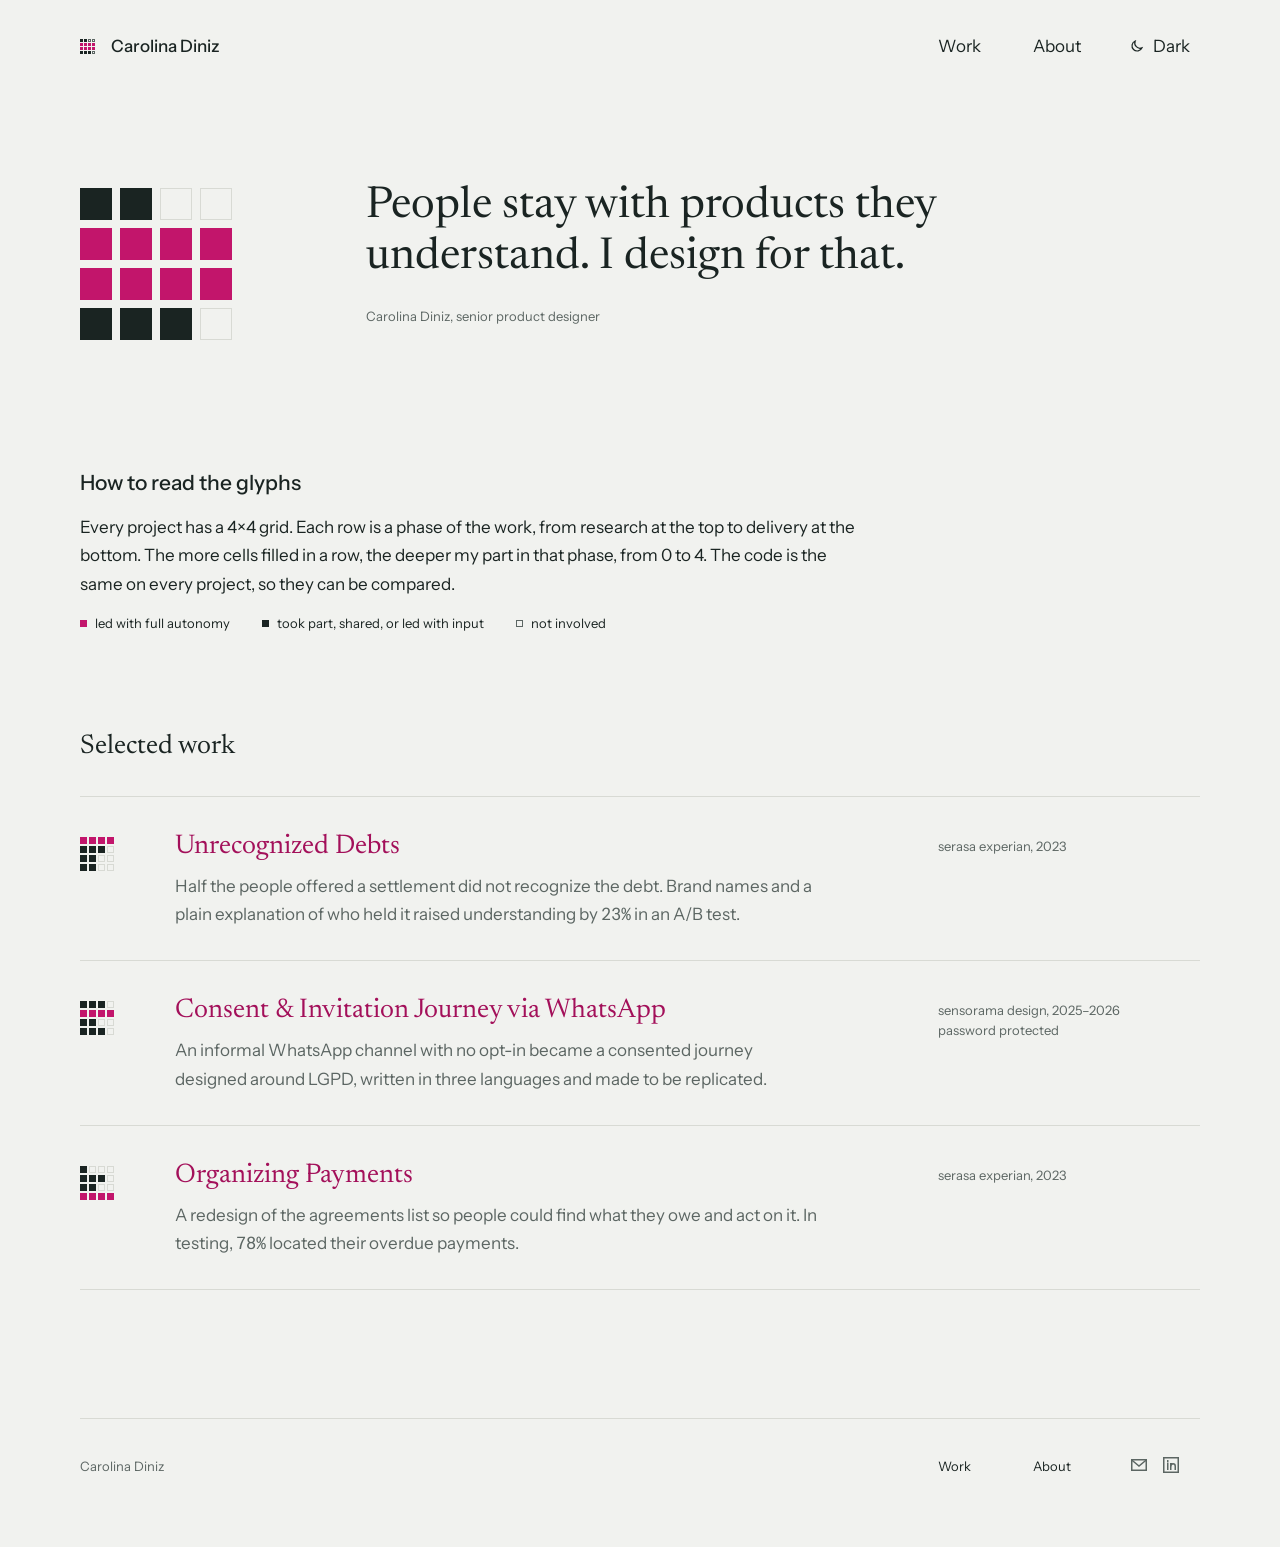
<file: index.html>
<!doctype html>
<html lang="en">
<head>
<meta charset="utf-8">
<meta name="viewport" content="width=device-width, initial-scale=1, viewport-fit=cover">
<title>Carolina Diniz</title>
<meta name="description" content="Carolina Diniz, senior product designer making complex products clear to the people who use them. People stay with products they understand.">
<!-- link preview -->
<link rel="canonical" href="https://carolinaesdiniz.com/">
<meta property="og:type" content="website">
<meta property="og:site_name" content="Carolina Diniz">
<meta property="og:title" content="Carolina Diniz, senior product designer">
<meta property="og:description" content="People stay with products they understand. Senior product designer making complex products clear to the people who use them.">
<meta property="og:url" content="https://carolinaesdiniz.com/">
<meta property="og:image" content="https://carolinaesdiniz.com/img/og/home.png?v=3">
<meta property="og:image:width" content="1200">
<meta property="og:image:height" content="630">
<meta property="og:image:alt" content="Carolina Diniz’s personal glyph next to the line “People stay with products they understand. I design for that.”">
<meta name="twitter:card" content="summary_large_image">
<!-- /link preview -->
<link rel="icon" href="favicon.svg" type="image/svg+xml">
<script src="js/theme.js?v=20260927"></script>
<link rel="preconnect" href="https://fonts.googleapis.com">
<link rel="preconnect" href="https://fonts.gstatic.com" crossorigin>
<link rel="stylesheet" href="https://fonts.googleapis.com/css2?family=Instrument+Sans:wght@400;500&family=Newsreader:opsz,wght@6..72,400&display=swap">
<link rel="stylesheet" href="css/tokens.css?v=20260927">
<link rel="stylesheet" href="css/base.css?v=20260927">
<link rel="stylesheet" href="css/glyph.css?v=20260927">
<link rel="stylesheet" href="css/site.css?v=20260927">
</head>
<body>

<header class="frame grid site-header">
  <a class="home-link" href="index.html" aria-label="Carolina Diniz, home">
    <span data-glyph="carol" data-size="xs" aria-hidden="true"></span>
    <span>Carolina Diniz</span>
  </a>
  <div class="header-end">
    <nav class="site-nav" aria-label="Main">
      <a href="#work">Work</a>
      <a href="about.html">About</a>
    </nav>
    <button class="icon-btn theme-toggle" type="button" aria-label="Switch theme">
      <svg class="i-moon" viewBox="0 0 20 20" aria-hidden="true" focusable="false"><path d="M16.25 12.25A6.5 6.5 0 0 1 7.75 3.75a6.5 6.5 0 1 0 8.5 8.5Z"/></svg>
      <svg class="i-sun" viewBox="0 0 20 20" aria-hidden="true" focusable="false"><circle cx="10" cy="10" r="3.25"/><path d="M10 2.5v2M10 15.5v2M2.5 10h2M15.5 10h2M4.7 4.7l1.4 1.4M13.9 13.9l1.4 1.4M4.7 15.3l1.4-1.4M13.9 6.1l1.4-1.4"/></svg><span class="theme-label">Dark</span>
    </button>
  </div>
</header>

<main>

  <section class="frame grid hero" aria-labelledby="statement">
    <div class="glyph-slot">
      <span data-glyph="carol" data-size="hero"></span>
    </div>
    <div class="statement">
      <h1 class="t-hero" id="statement">People stay with products they understand. I&nbsp;design for that.</h1>
      <p class="t-meta">Carolina Diniz, senior product designer</p>
    </div>
  </section>

  <aside class="frame home-legend" aria-labelledby="legend-title">
    <h2 class="t-sub" id="legend-title">How to read the glyphs</h2>
    <p class="t-body">Every project has a 4×4 grid. Each row is a phase of the work, from research at the top to delivery at the bottom. The more cells filled in a row, the deeper my part in that phase, from 0 to 4. The code is the same on every project, so they can be compared.</p>
    <ul class="legend-keys">
      <li><svg width="7" height="7" viewBox="0 0 7 7" aria-hidden="true"><rect class="k-accent" width="7" height="7"/></svg>led with full autonomy</li>
      <li><svg width="7" height="7" viewBox="0 0 7 7" aria-hidden="true"><rect class="k-ink" width="7" height="7"/></svg>took part, shared, or led with input</li>
      <li><svg width="7" height="7" viewBox="0 0 7 7" aria-hidden="true"><rect class="k-empty" x=".5" y=".5" width="6" height="6"/></svg>not involved</li>
    </ul>
  </aside>

  <section class="frame work" id="work" aria-labelledby="work-title">
    <h2 class="t-section" id="work-title">Selected work</h2>

    <ul class="work-list">

      <li class="grid work-item">
        <div class="glyph-slot"><span data-glyph="unrecognized-debts" data-size="s"></span></div>
        <div class="summary">
          <h3 class="t-section title"><a href="work/unrecognized-debts.html">Unrecognized Debts</a></h3>
          <p class="t-body">Half the people offered a settlement did not recognize the debt. Brand names and a plain explanation of who held it raised understanding by <span class="t-num">23%</span> in an A/B test.</p>
        </div>
        <p class="t-meta meta">serasa experian, 2023</p>
      </li>

      <li class="grid work-item">
        <div class="glyph-slot"><span data-glyph="whatsapp-consent-journey" data-size="s"></span></div>
        <div class="summary">
          <h3 class="t-section title"><a href="work/whatsapp-consent-journey.html">Consent &amp; Invitation Journey via WhatsApp</a></h3>
          <p class="t-body">An informal WhatsApp channel with no opt-in became a consented journey designed around LGPD, written in three languages and made to be replicated.</p>
        </div>
        <p class="t-meta meta">sensorama design, 2025–2026<br>password protected</p>
      </li>

      <li class="grid work-item">
        <div class="glyph-slot"><span data-glyph="organizing-payments" data-size="s"></span></div>
        <div class="summary">
          <h3 class="t-section title"><a href="work/organizing-payments.html">Organizing Payments</a></h3>
          <p class="t-body">A redesign of the agreements list so people could find what they owe and act on it. In testing, <span class="t-num">78%</span> located their overdue payments.</p>
        </div>
        <p class="t-meta meta">serasa experian, 2023</p>
      </li>

    </ul>
  </section>

</main>

<footer class="frame">
  <div class="grid site-footer">
    <p class="t-meta">Carolina Diniz</p>
    <div class="footer-end">
      <nav aria-label="Footer">
        <a href="#work">Work</a>
        <a href="about.html">About</a>
      </nav>
      <ul class="contact" aria-label="Contact">
        <li><a class="icon-btn" href="mailto:carolinaesdiniz@gmail.com" aria-label="Email, carolinaesdiniz@gmail.com" title="carolinaesdiniz@gmail.com"><svg viewBox="0 0 20 20" aria-hidden="true" focusable="false"><rect x="2.75" y="4.75" width="14.5" height="10.5"/><path d="M3 5.25l7 5.75 7-5.75"/></svg></a></li>
        <li><a class="icon-btn" href="https://www.linkedin.com/in/carolinaesdiniz/" rel="me" aria-label="LinkedIn" title="LinkedIn"><svg viewBox="0 0 20 20" aria-hidden="true" focusable="false"><rect x="2.75" y="2.75" width="14.5" height="14.5"/><path d="M6.75 8.75v5.5M6.75 5.75v1M9.75 14.25v-5.5M9.75 11.25c0-1.5 1-2.5 2.25-2.5s2.25 1 2.25 2.5v3"/></svg></a></li>
      </ul>
    </div>
  </div>
</footer>

<script src="js/data.js?v=20260927"></script>
<script src="js/glyph.js?v=20260927"></script>
</body>
</html>
</file>
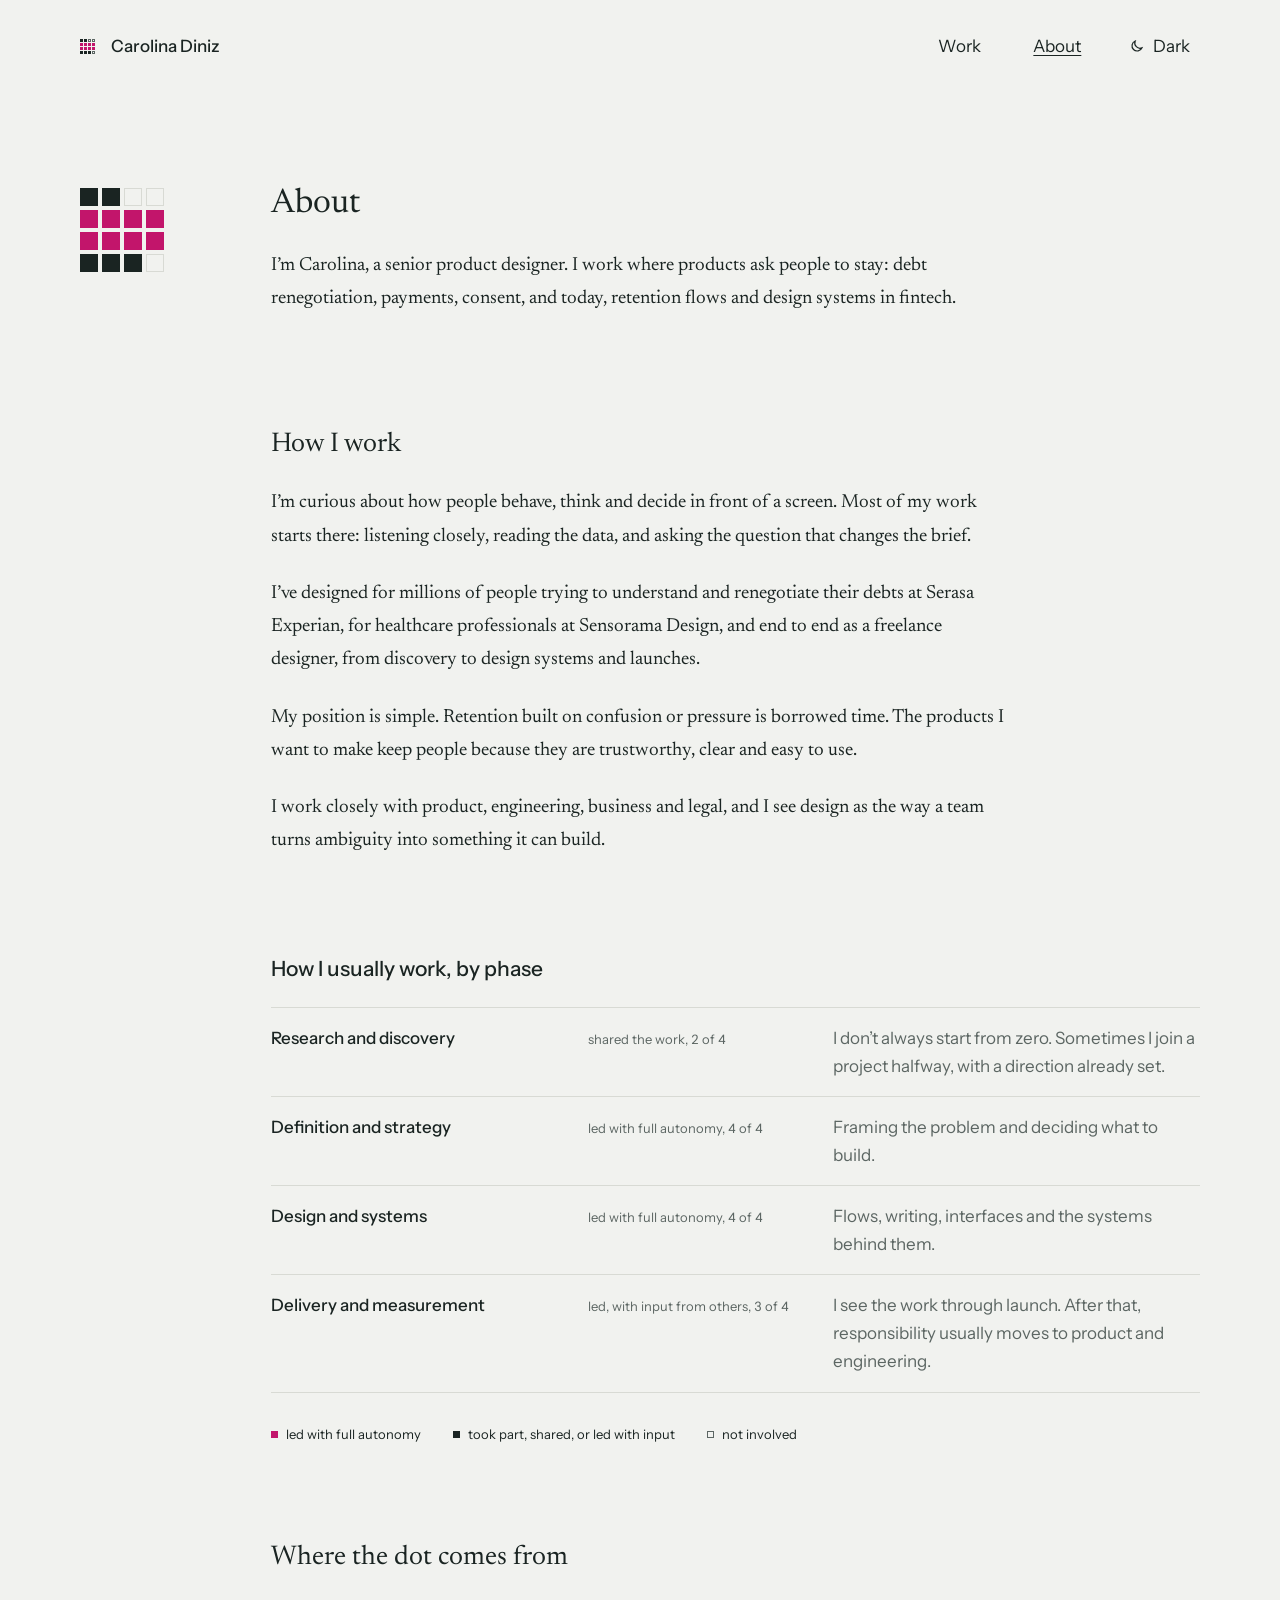
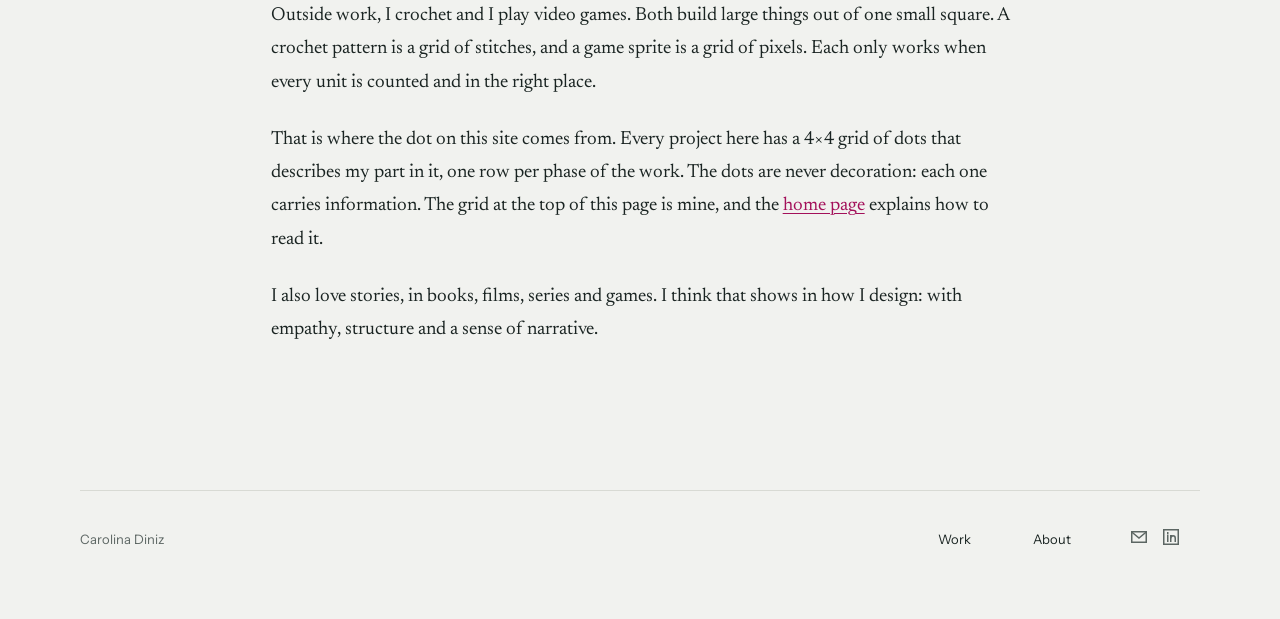
<file: about.html>
<!doctype html>
<html lang="en">
<head>
<meta charset="utf-8">
<meta name="viewport" content="width=device-width, initial-scale=1, viewport-fit=cover">
<title>About, Carolina Diniz</title>
<meta name="description" content="Carolina Diniz, senior product designer, and where the dot on this site comes from.">
<!-- link preview -->
<link rel="canonical" href="https://carolinaesdiniz.com/about.html">
<meta property="og:type" content="website">
<meta property="og:site_name" content="Carolina Diniz">
<meta property="og:title" content="About Carolina Diniz">
<meta property="og:description" content="Senior product designer, and where the dot on this site comes from.">
<meta property="og:url" content="https://carolinaesdiniz.com/about.html">
<meta property="og:image" content="https://carolinaesdiniz.com/img/og/home.png?v=3">
<meta property="og:image:width" content="1200">
<meta property="og:image:height" content="630">
<meta property="og:image:alt" content="Carolina Diniz’s personal glyph next to the line “People stay with products they understand. I design for that.”">
<meta name="twitter:card" content="summary_large_image">
<!-- /link preview -->
<link rel="icon" href="favicon.svg" type="image/svg+xml">
<script src="js/theme.js?v=20260927"></script>
<link rel="preconnect" href="https://fonts.googleapis.com">
<link rel="preconnect" href="https://fonts.gstatic.com" crossorigin>
<link rel="stylesheet" href="https://fonts.googleapis.com/css2?family=Instrument+Sans:wght@400;500&family=Newsreader:opsz,wght@6..72,400&display=swap">
<link rel="stylesheet" href="css/tokens.css?v=20260927">
<link rel="stylesheet" href="css/base.css?v=20260927">
<link rel="stylesheet" href="css/glyph.css?v=20260927">
<link rel="stylesheet" href="css/site.css?v=20260927">
<link rel="stylesheet" href="css/case.css?v=20260927">
</head>
<body>

<header class="frame grid site-header">
  <a class="home-link" href="index.html" aria-label="Carolina Diniz, home">
    <span data-glyph="carol" data-size="xs" aria-hidden="true"></span>
    <span>Carolina Diniz</span>
  </a>
  <div class="header-end">
    <nav class="site-nav" aria-label="Main">
      <a href="index.html#work">Work</a>
      <a href="about.html" aria-current="page">About</a>
    </nav>
    <button class="icon-btn theme-toggle" type="button" aria-label="Switch theme">
      <svg class="i-moon" viewBox="0 0 20 20" aria-hidden="true" focusable="false"><path d="M16.25 12.25A6.5 6.5 0 0 1 7.75 3.75a6.5 6.5 0 1 0 8.5 8.5Z"/></svg>
      <svg class="i-sun" viewBox="0 0 20 20" aria-hidden="true" focusable="false"><circle cx="10" cy="10" r="3.25"/><path d="M10 2.5v2M10 15.5v2M2.5 10h2M15.5 10h2M4.7 4.7l1.4 1.4M13.9 13.9l1.4 1.4M4.7 15.3l1.4-1.4M13.9 6.1l1.4-1.4"/></svg><span class="theme-label">Dark</span>
    </button>
  </div>
</header>

<main class="case">

  <header class="frame grid case-head">
    <div class="glyph-slot">
      <span data-glyph="carol" data-size="l"></span>
    </div>
    <div class="titles">
      <h1 class="t-case">About</h1>
      <p class="t-long">I’m Carolina, a senior product designer. I work where products ask people to stay: debt renegotiation, payments, consent, and today, retention flows and design systems in fintech.</p>
    </div>
  </header>

  <section class="frame grid case-section" aria-labelledby="work-title">
    <div class="case-col">
      <h2 class="t-section" id="work-title">How I work</h2>
      <p class="t-long">I’m curious about how people behave, think and decide in front of a screen. Most of my work starts there: listening closely, reading the data, and asking the question that changes the brief.</p>
      <p class="t-long">I’ve designed for millions of people trying to understand and renegotiate their debts at Serasa Experian, for healthcare professionals at Sensorama Design, and end to end as a freelance designer, from discovery to design systems and launches.</p>
      <p class="t-long">My position is simple. Retention built on confusion or pressure is borrowed time. The products I want to make keep people because they are trustworthy, clear and easy to use.</p>
      <p class="t-long">I work closely with product, engineering, business and legal, and I see design as the way a team turns ambiguity into something it can build.</p>
    </div>
  </section>

  <!-- The personal glyph, written out -->
  <section class="frame grid role" aria-labelledby="role-title">
    <div class="case-wide">
      <h2 class="t-sub" id="role-title">How I usually work, by phase</h2>
      <dl class="role-list">
        <div class="role-row">
          <dt>Research and discovery</dt>
          <dd class="level t-num">shared the work, 2 of 4</dd>
          <dd class="did">I don’t always start from zero. Sometimes I join a project halfway, with a direction already set.</dd>
        </div>
        <div class="role-row">
          <dt>Definition and strategy</dt>
          <dd class="level t-num">led with full autonomy, 4 of 4</dd>
          <dd class="did">Framing the problem and deciding what to build.</dd>
        </div>
        <div class="role-row">
          <dt>Design and systems</dt>
          <dd class="level t-num">led with full autonomy, 4 of 4</dd>
          <dd class="did">Flows, writing, interfaces and the systems behind them.</dd>
        </div>
        <div class="role-row">
          <dt>Delivery and measurement</dt>
          <dd class="level t-num">led, with input from others, 3 of 4</dd>
          <dd class="did">I see the work through launch. After that, responsibility usually moves to product and engineering.</dd>
        </div>
      </dl>
    </div>
  </section>

  <aside class="frame grid legend" aria-label="Glyph legend">
    <div class="case-wide">
      <ul class="legend-keys">
        <li><svg width="7" height="7" viewBox="0 0 7 7" aria-hidden="true"><rect class="k-accent" width="7" height="7"/></svg>led with full autonomy</li>
        <li><svg width="7" height="7" viewBox="0 0 7 7" aria-hidden="true"><rect class="k-ink" width="7" height="7"/></svg>took part, shared, or led with input</li>
        <li><svg width="7" height="7" viewBox="0 0 7 7" aria-hidden="true"><rect class="k-empty" x=".5" y=".5" width="6" height="6"/></svg>not involved</li>
      </ul>
    </div>
  </aside>

  <section class="frame grid case-section" aria-labelledby="dot-title">
    <div class="case-col">
      <h2 class="t-section" id="dot-title">Where the dot comes from</h2>
      <p class="t-long">Outside work, I crochet and I play video games. Both build large things out of one small square. A crochet pattern is a grid of stitches, and a game sprite is a grid of pixels. Each only works when every unit is counted and in the right place.</p>
      <p class="t-long">That is where the dot on this site comes from. Every project here has a 4×4 grid of dots that describes my part in it, one row per phase of the work. The dots are never decoration: each one carries information. The grid at the top of this page is mine, and the <a href="index.html#legend-title">home page</a> explains how to read it.</p>
      <p class="t-long">I also love stories, in books, films, series and games. I think that shows in how I design: with empathy, structure and a sense of narrative.</p>
    </div>
  </section>

</main>

<footer class="frame">
  <div class="grid site-footer">
    <p class="t-meta">Carolina Diniz</p>
    <div class="footer-end">
      <nav aria-label="Footer">
        <a href="index.html#work">Work</a>
        <a href="about.html">About</a>
      </nav>
      <ul class="contact" aria-label="Contact">
        <li><a class="icon-btn" href="mailto:carolinaesdiniz@gmail.com" aria-label="Email, carolinaesdiniz@gmail.com" title="carolinaesdiniz@gmail.com"><svg viewBox="0 0 20 20" aria-hidden="true" focusable="false"><rect x="2.75" y="4.75" width="14.5" height="10.5"/><path d="M3 5.25l7 5.75 7-5.75"/></svg></a></li>
        <li><a class="icon-btn" href="https://www.linkedin.com/in/carolinaesdiniz/" rel="me" aria-label="LinkedIn" title="LinkedIn"><svg viewBox="0 0 20 20" aria-hidden="true" focusable="false"><rect x="2.75" y="2.75" width="14.5" height="14.5"/><path d="M6.75 8.75v5.5M6.75 5.75v1M9.75 14.25v-5.5M9.75 11.25c0-1.5 1-2.5 2.25-2.5s2.25 1 2.25 2.5v3"/></svg></a></li>
      </ul>
    </div>
  </div>
</footer>

<script src="js/data.js?v=20260927"></script>
<script src="js/glyph.js?v=20260927"></script>
</body>
</html>
</file>
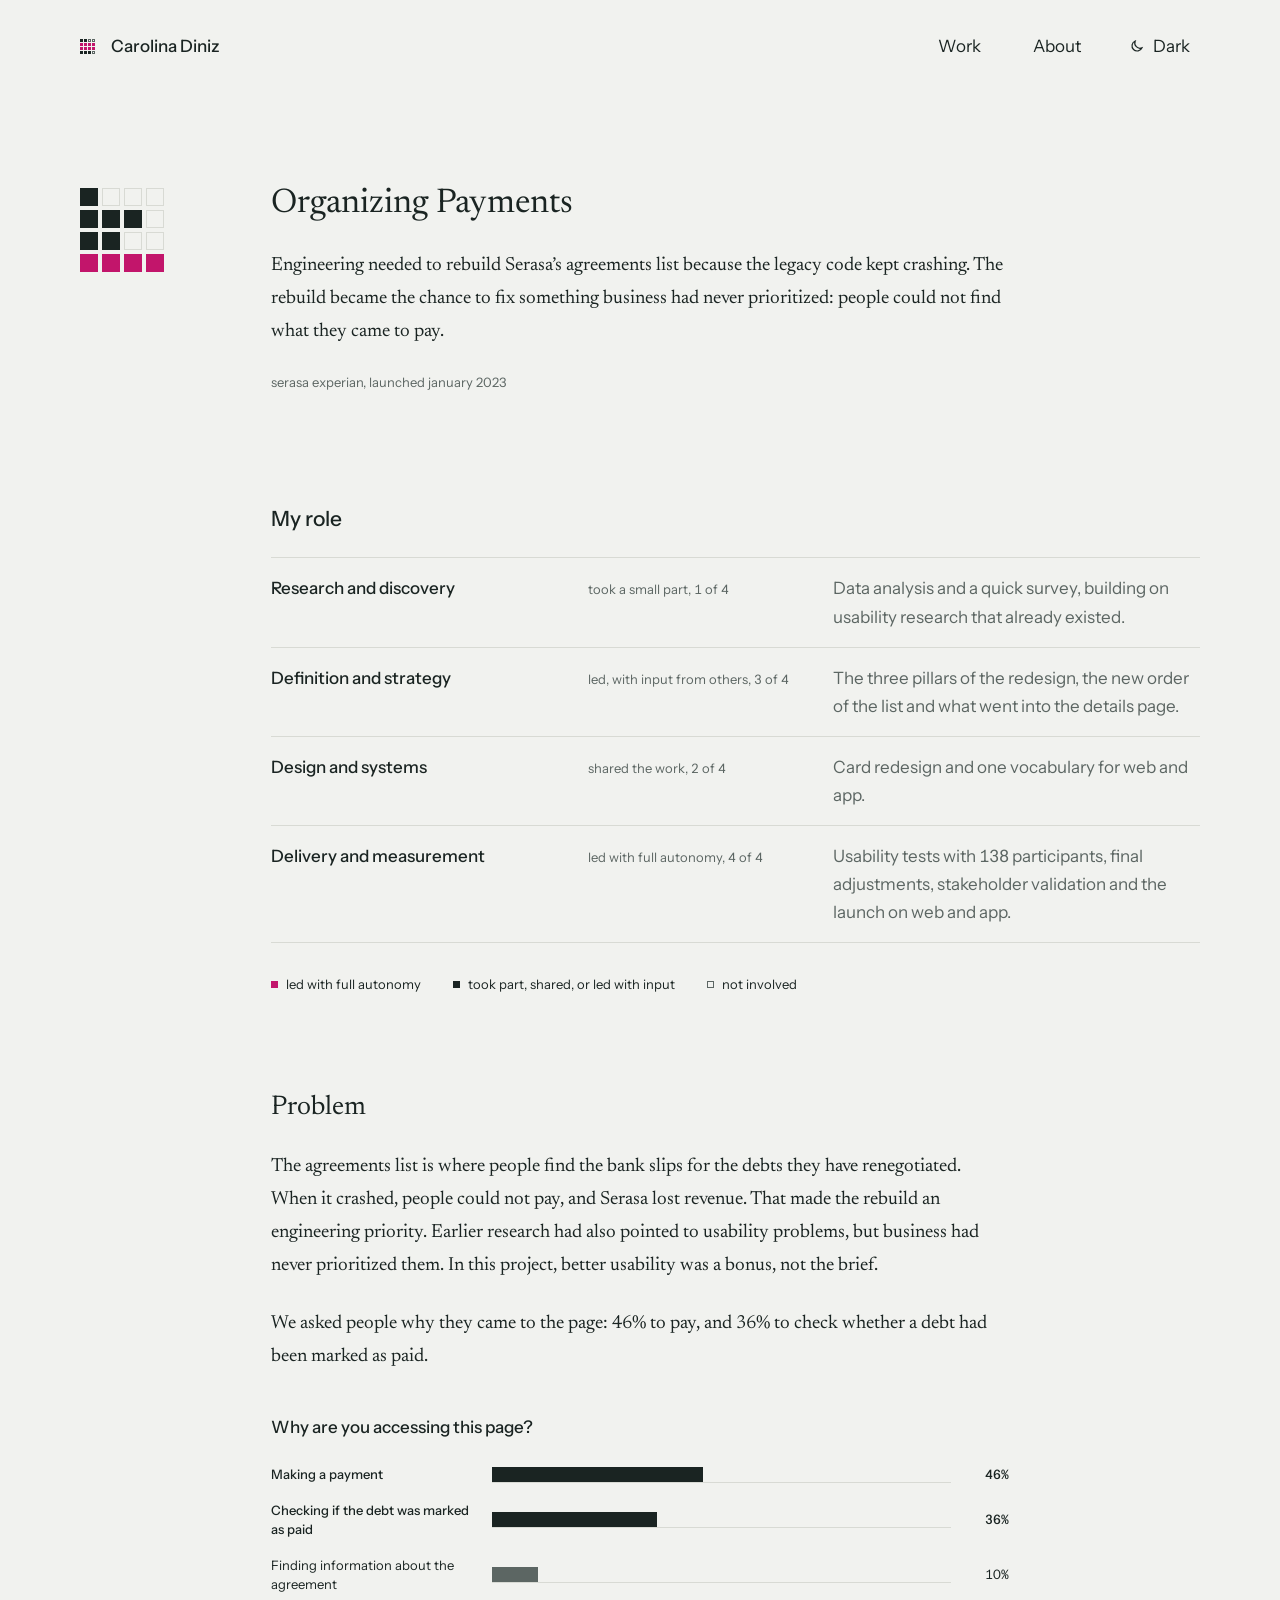
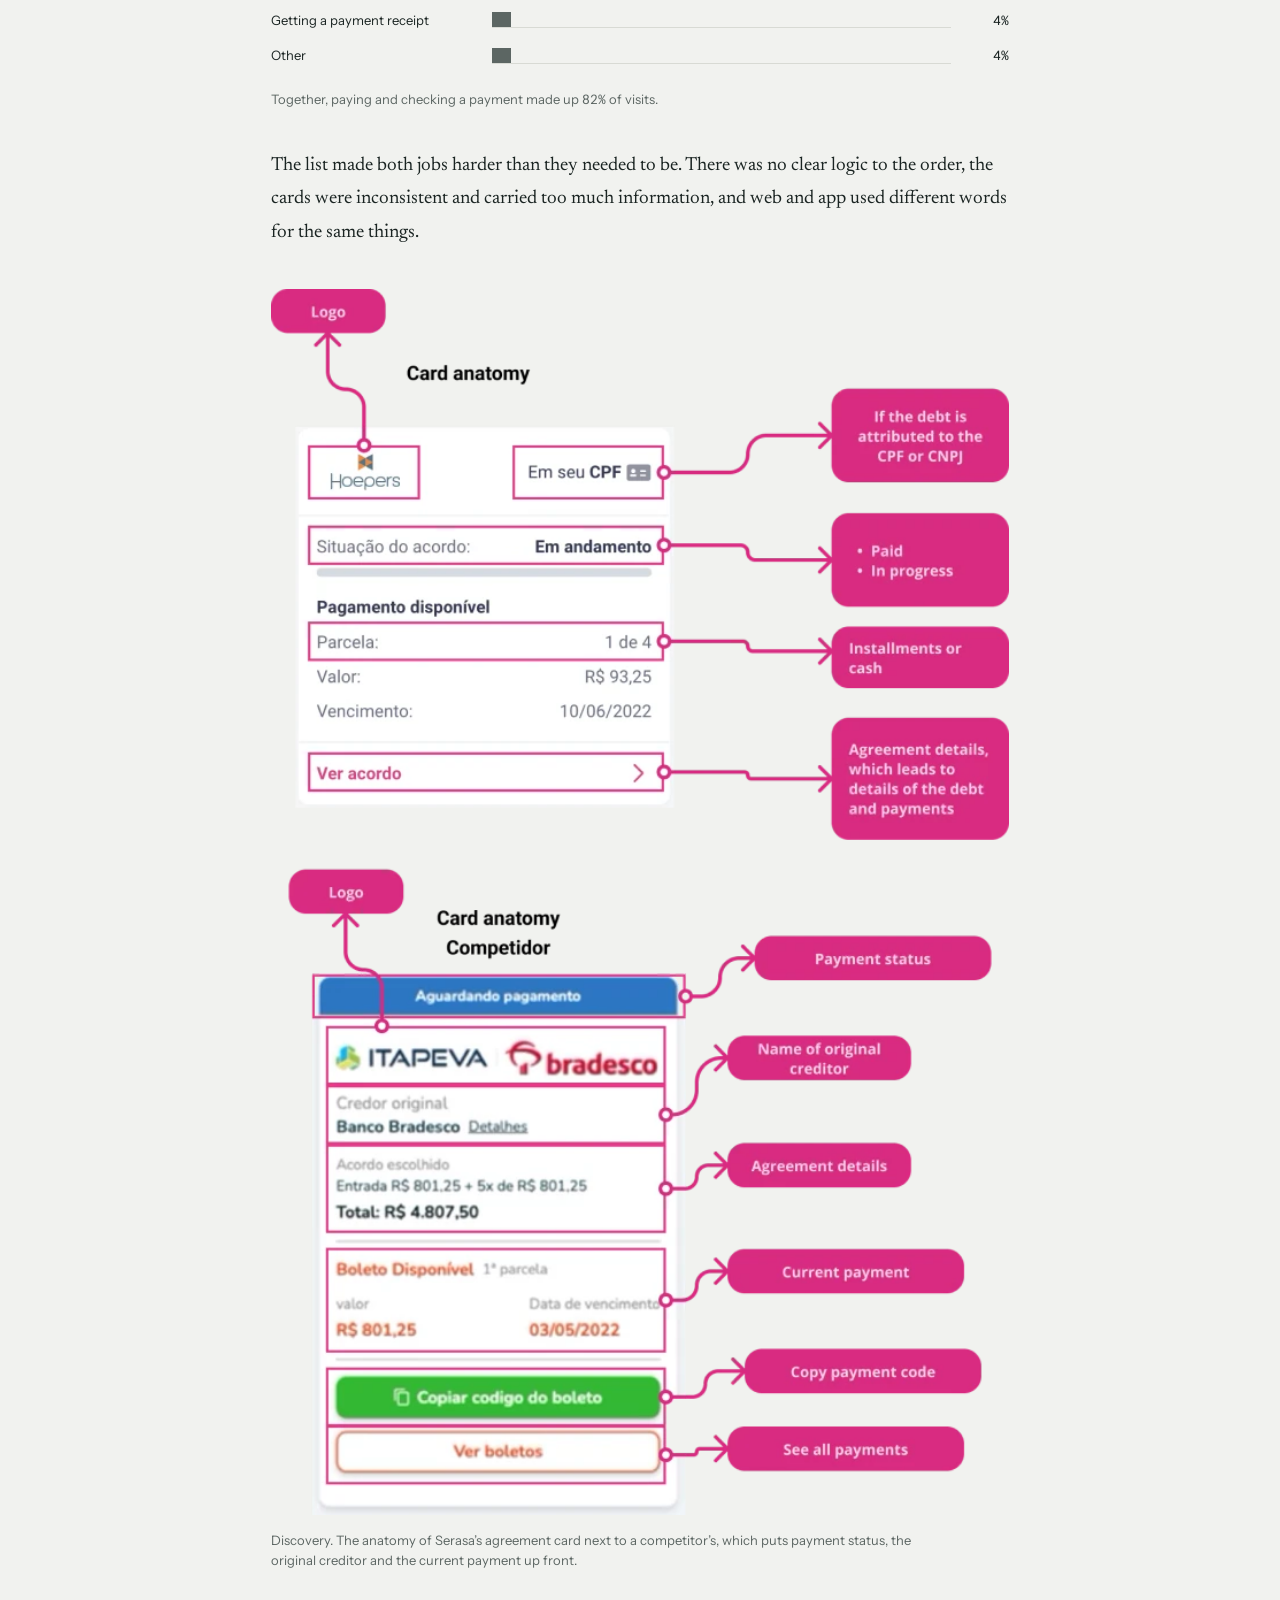
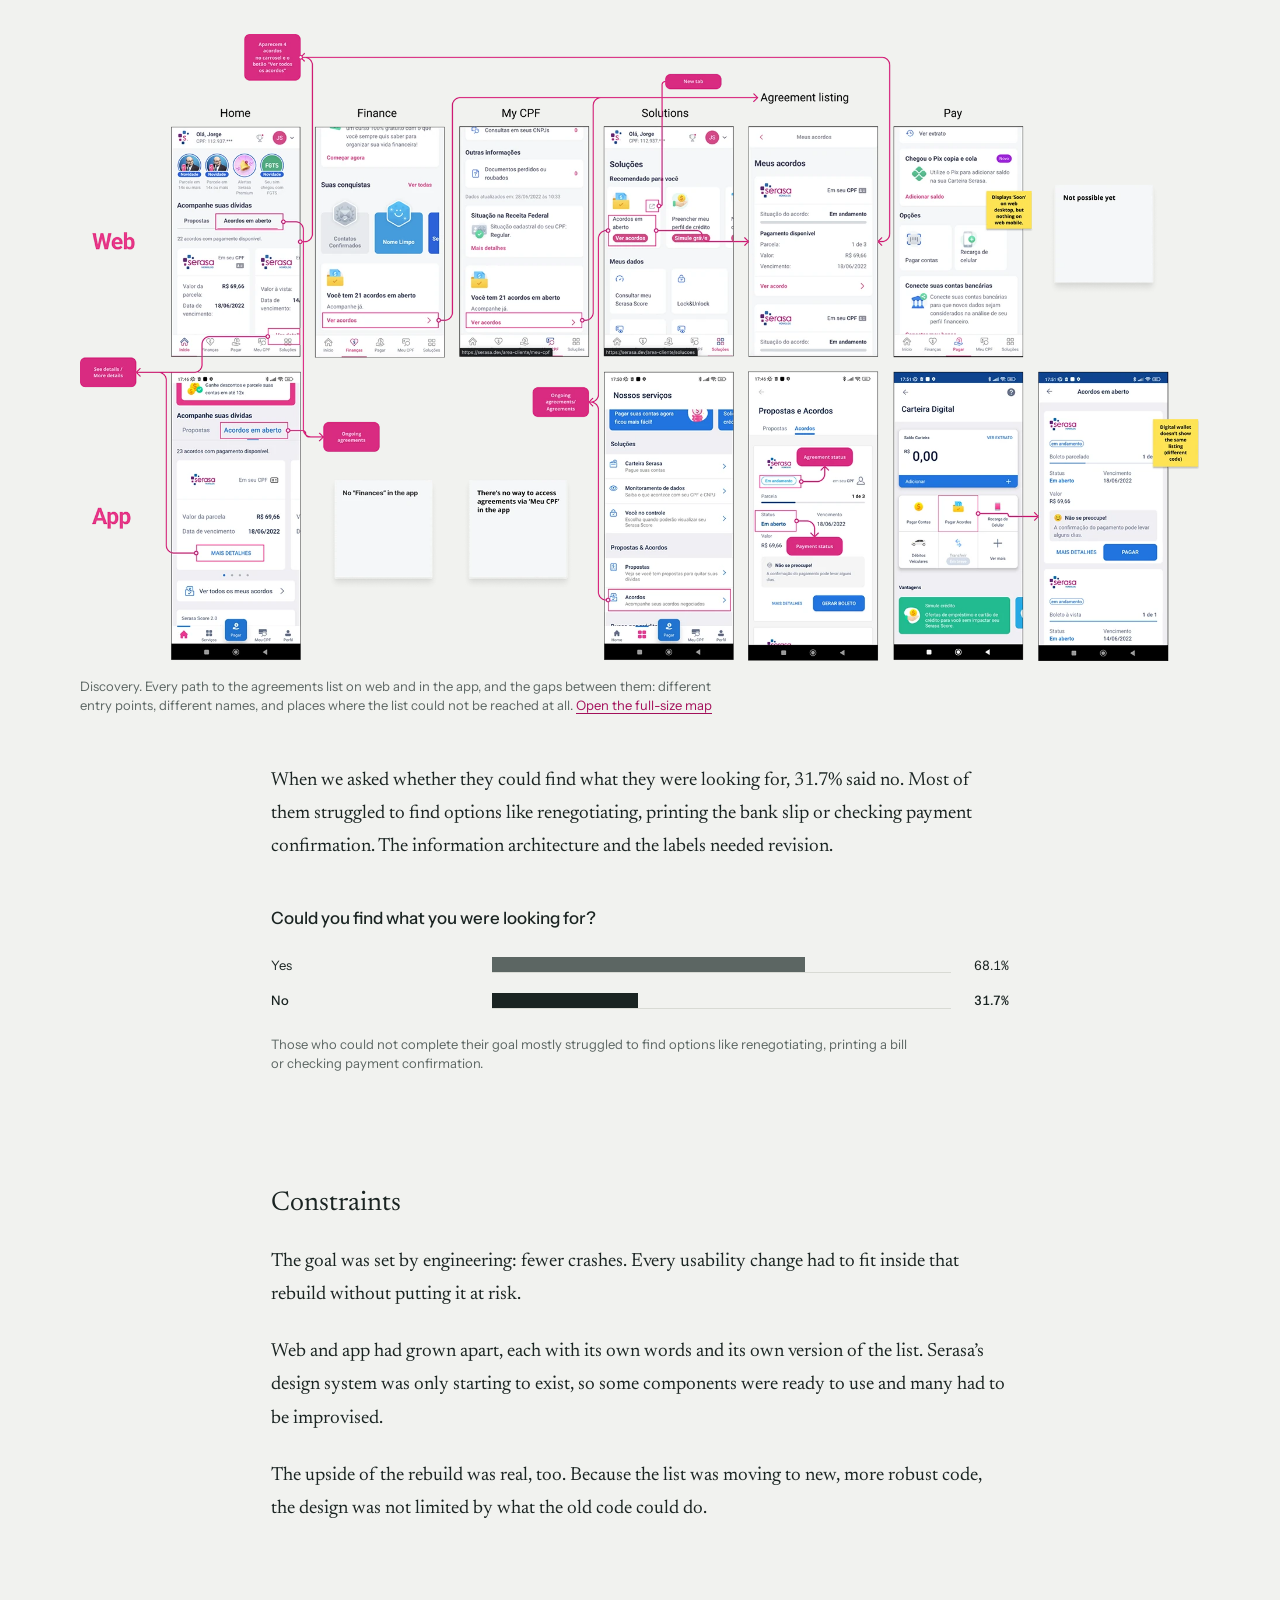
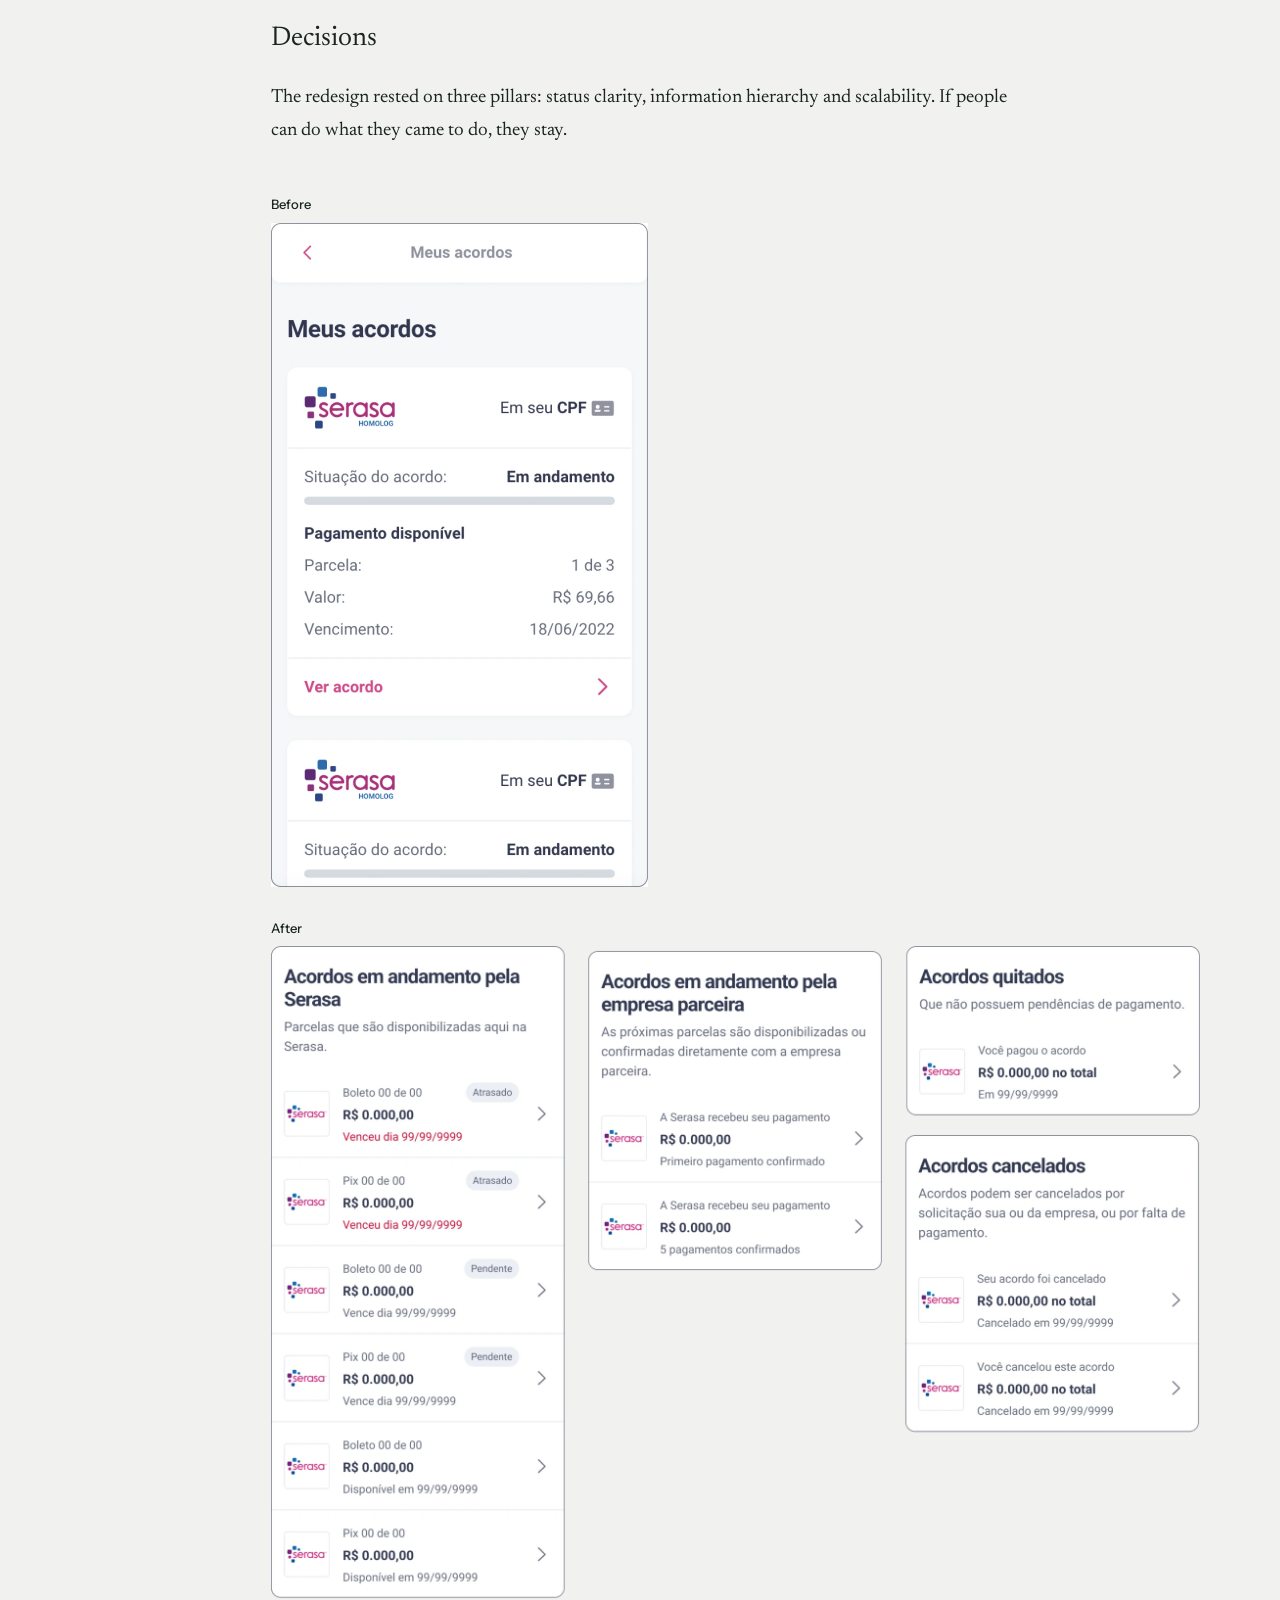
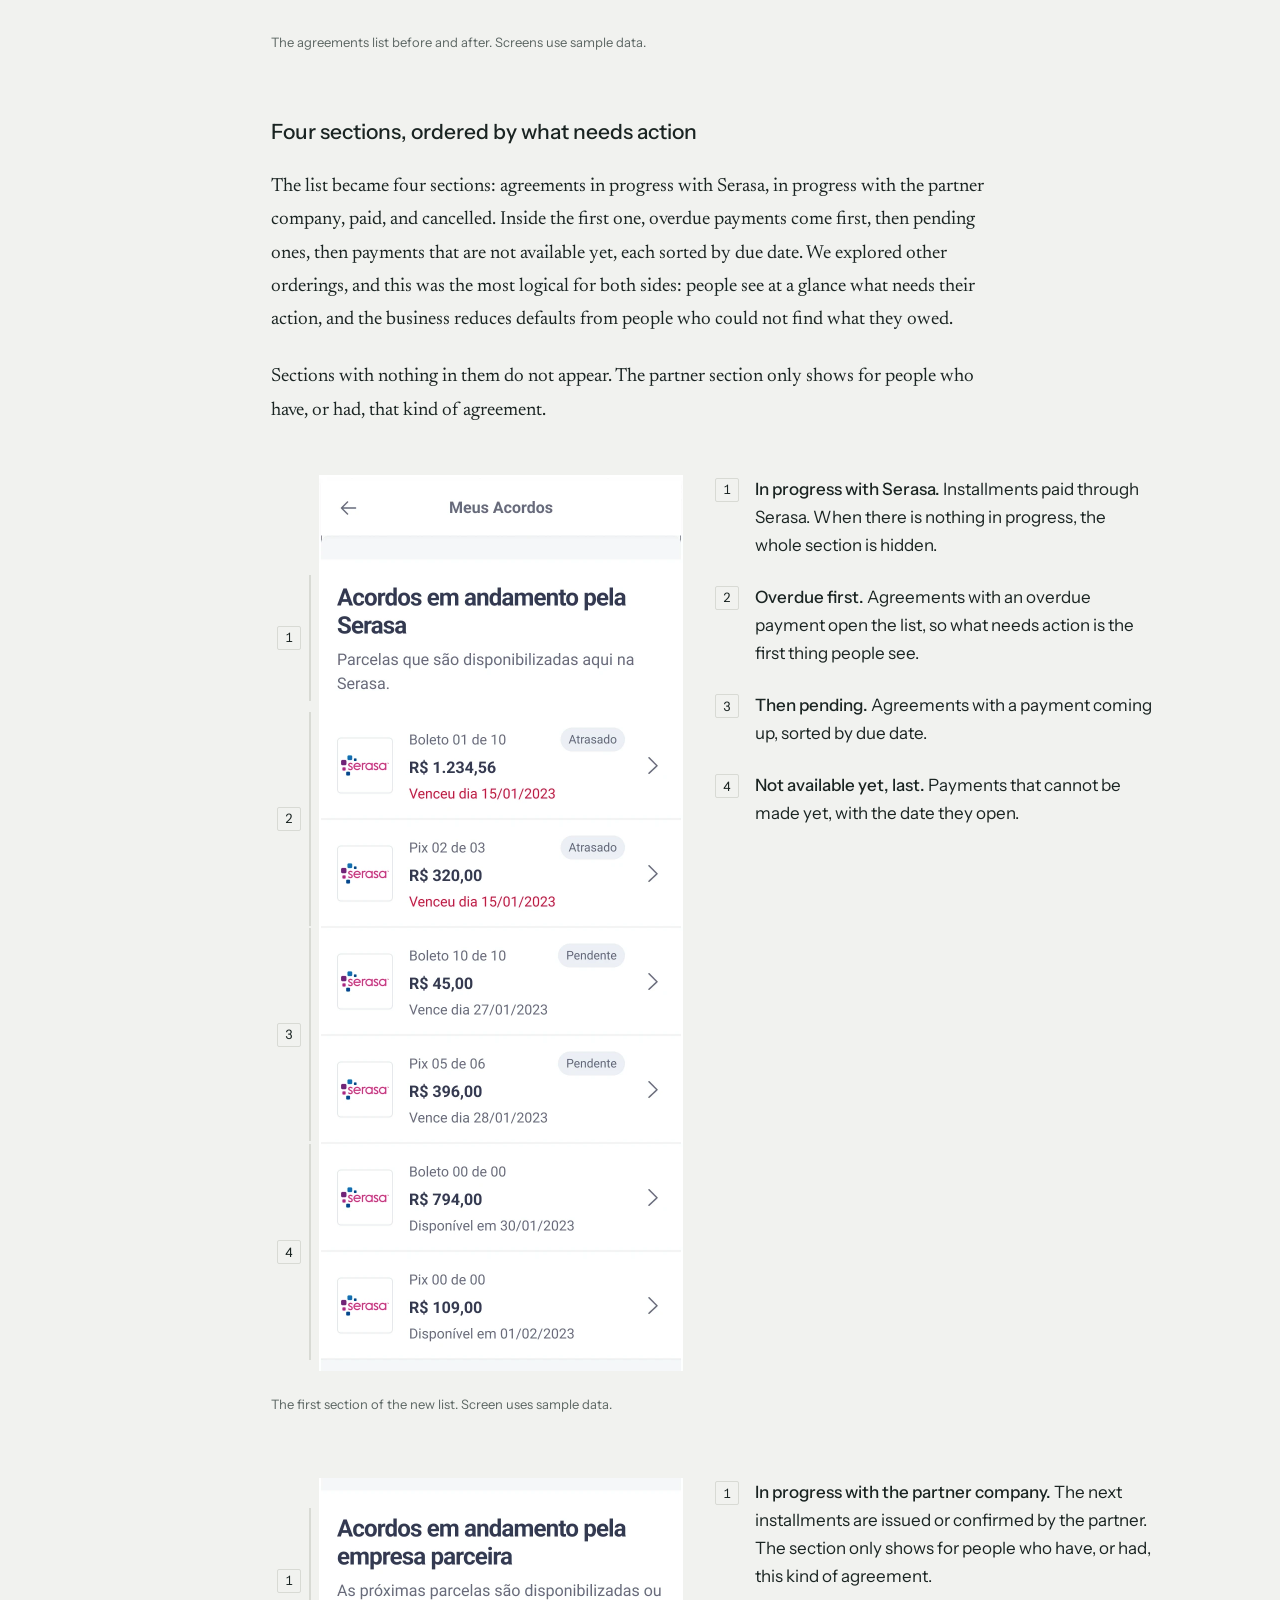
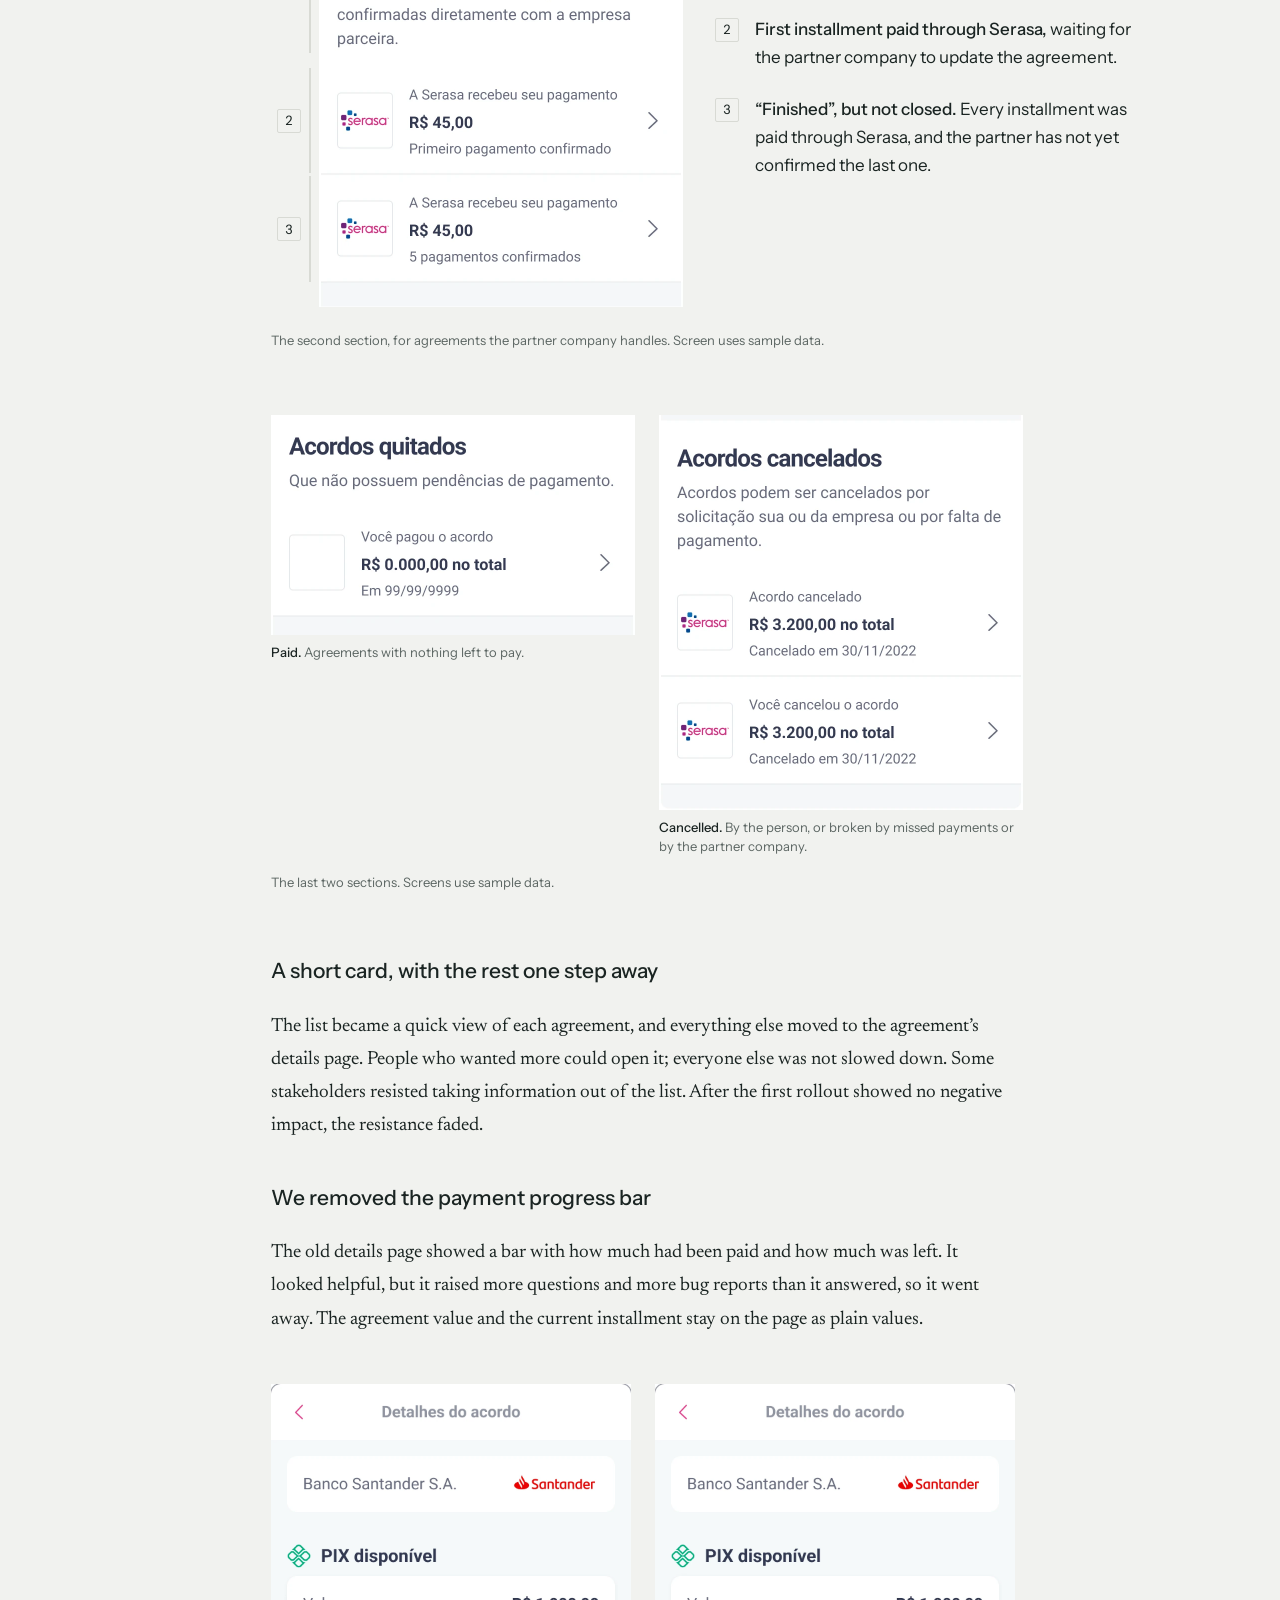
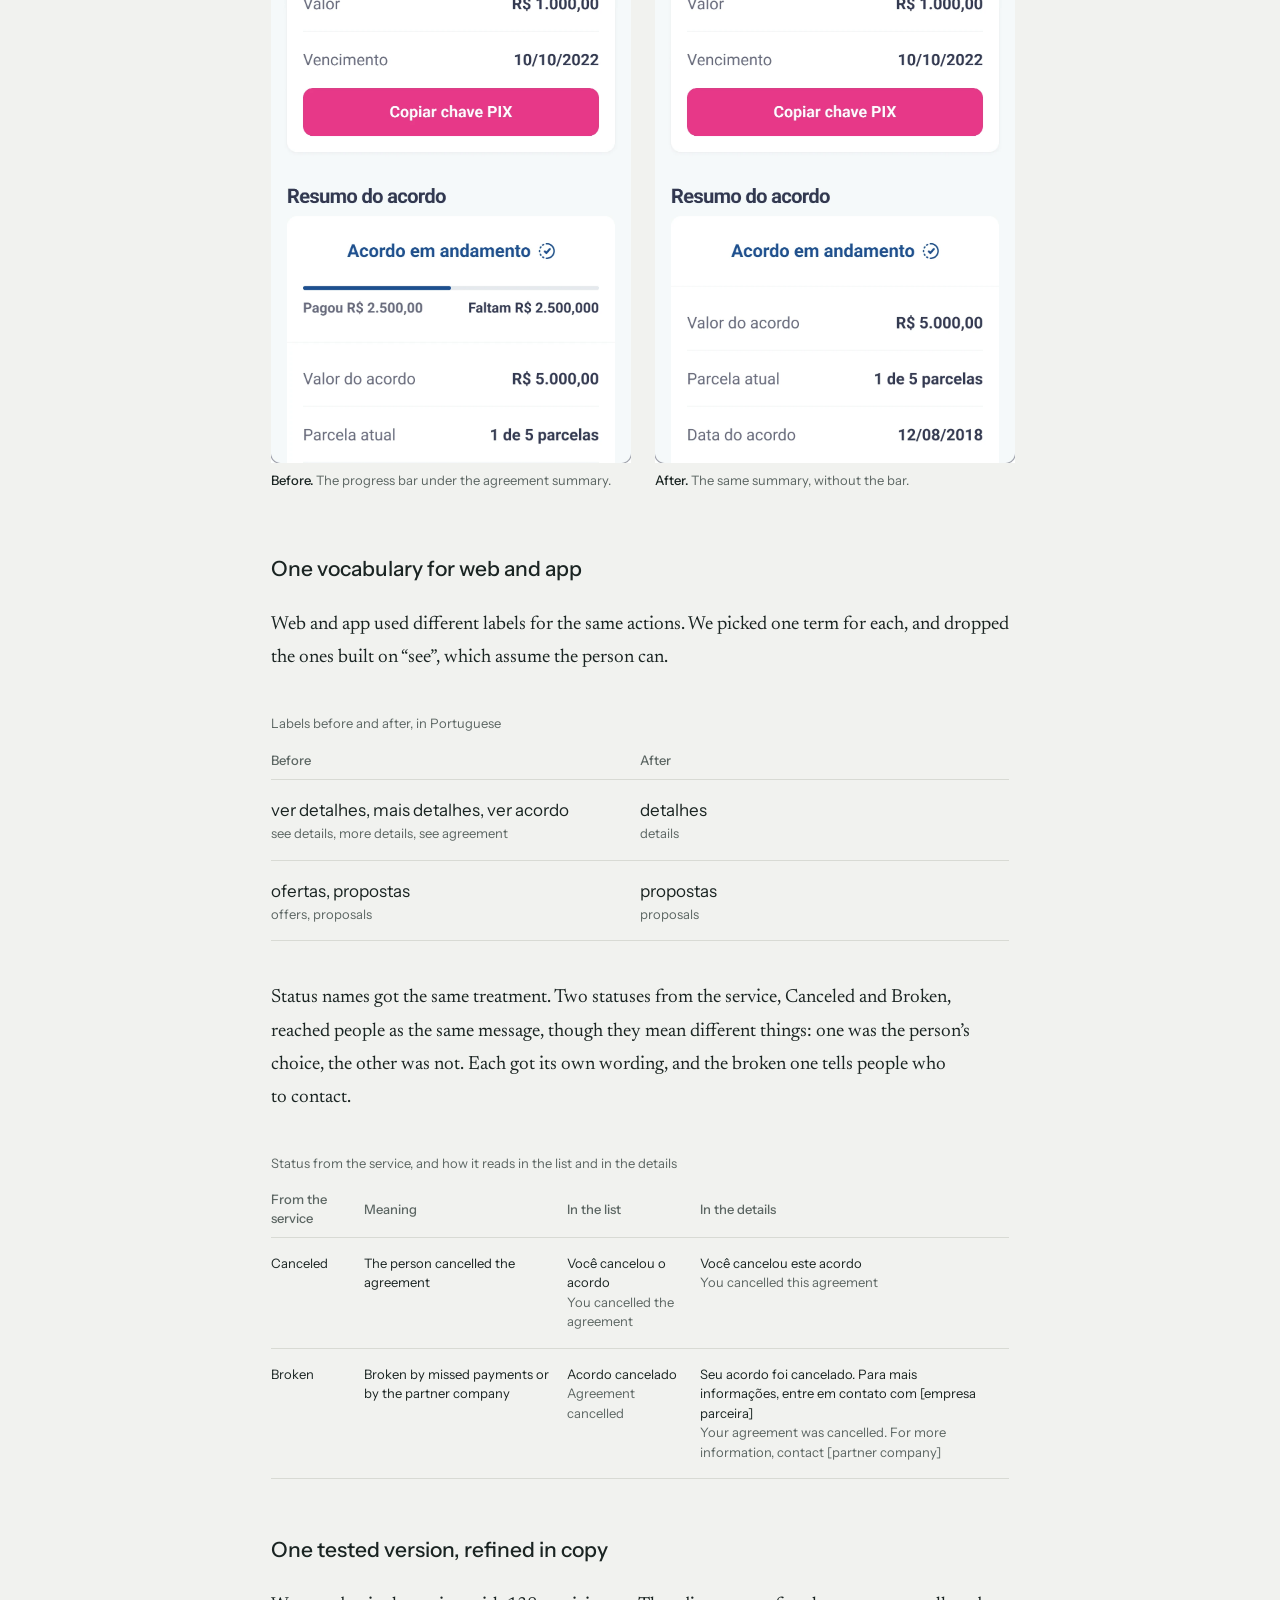
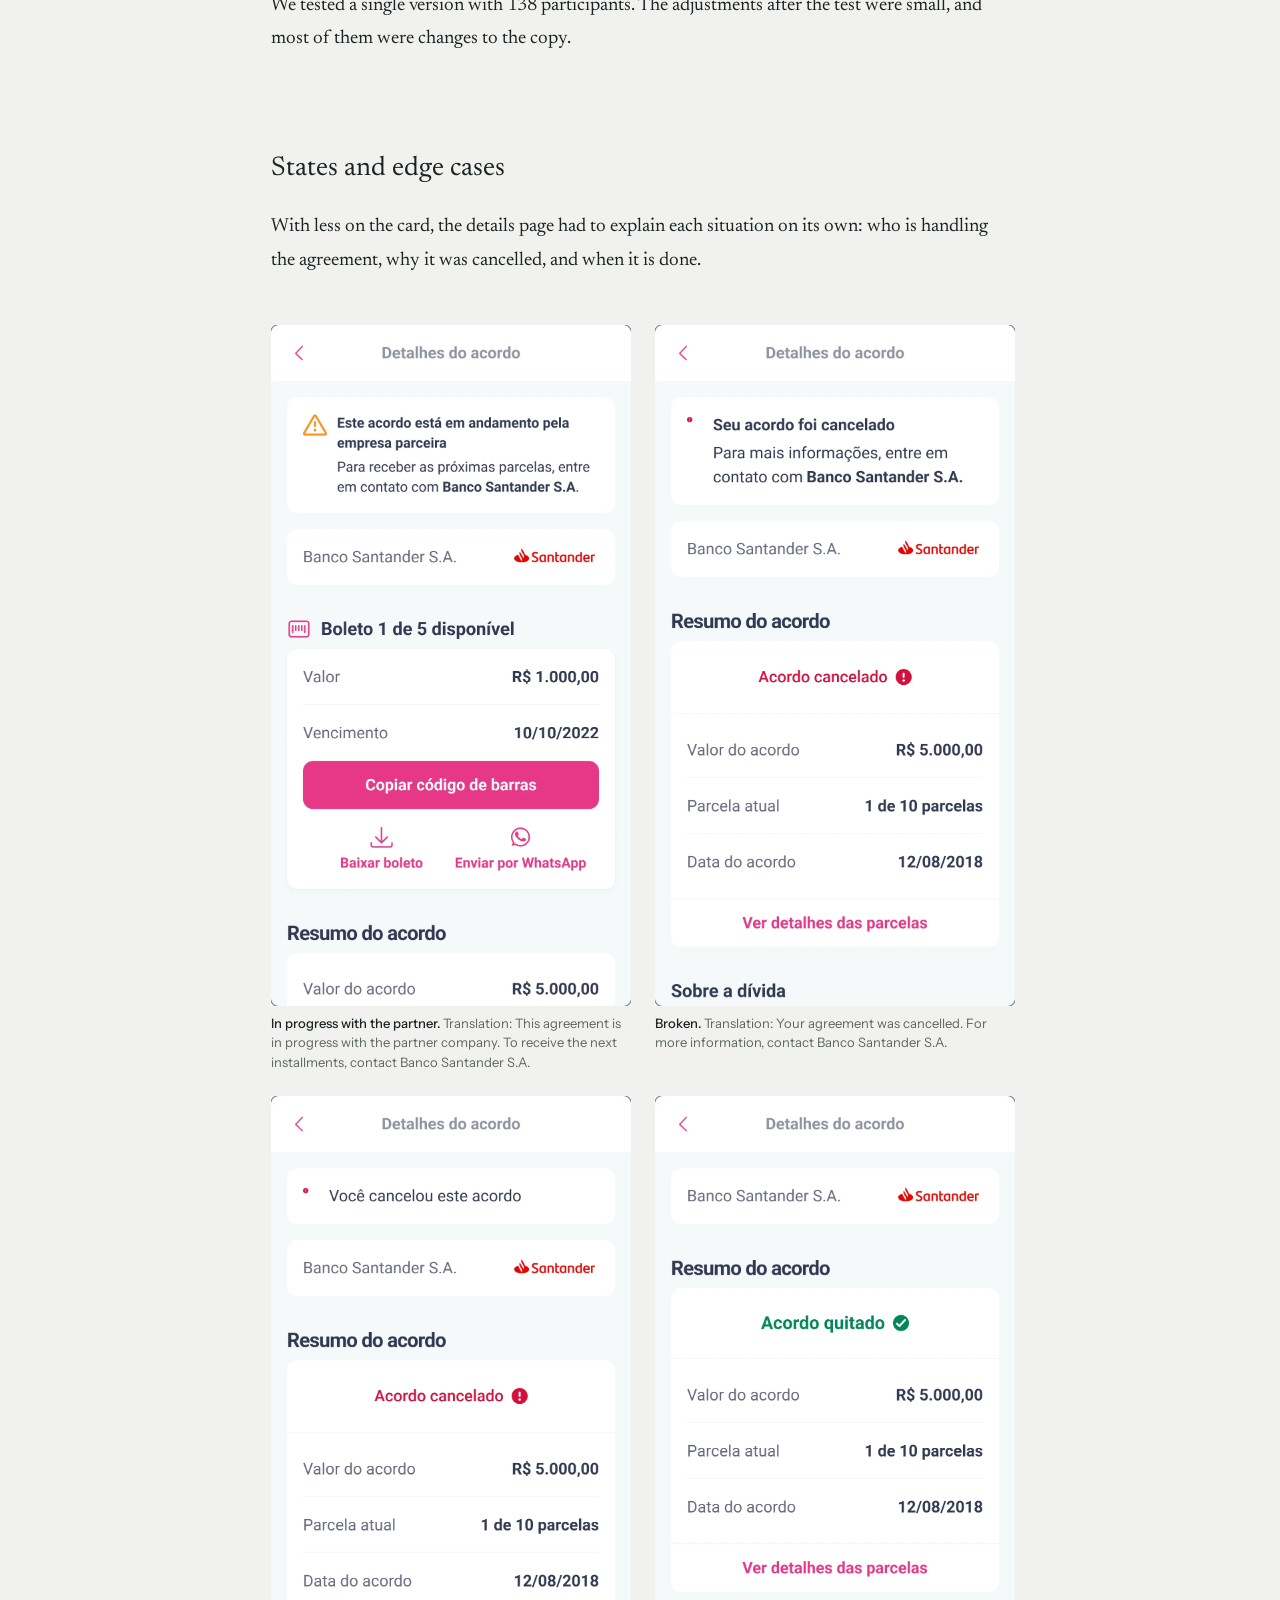
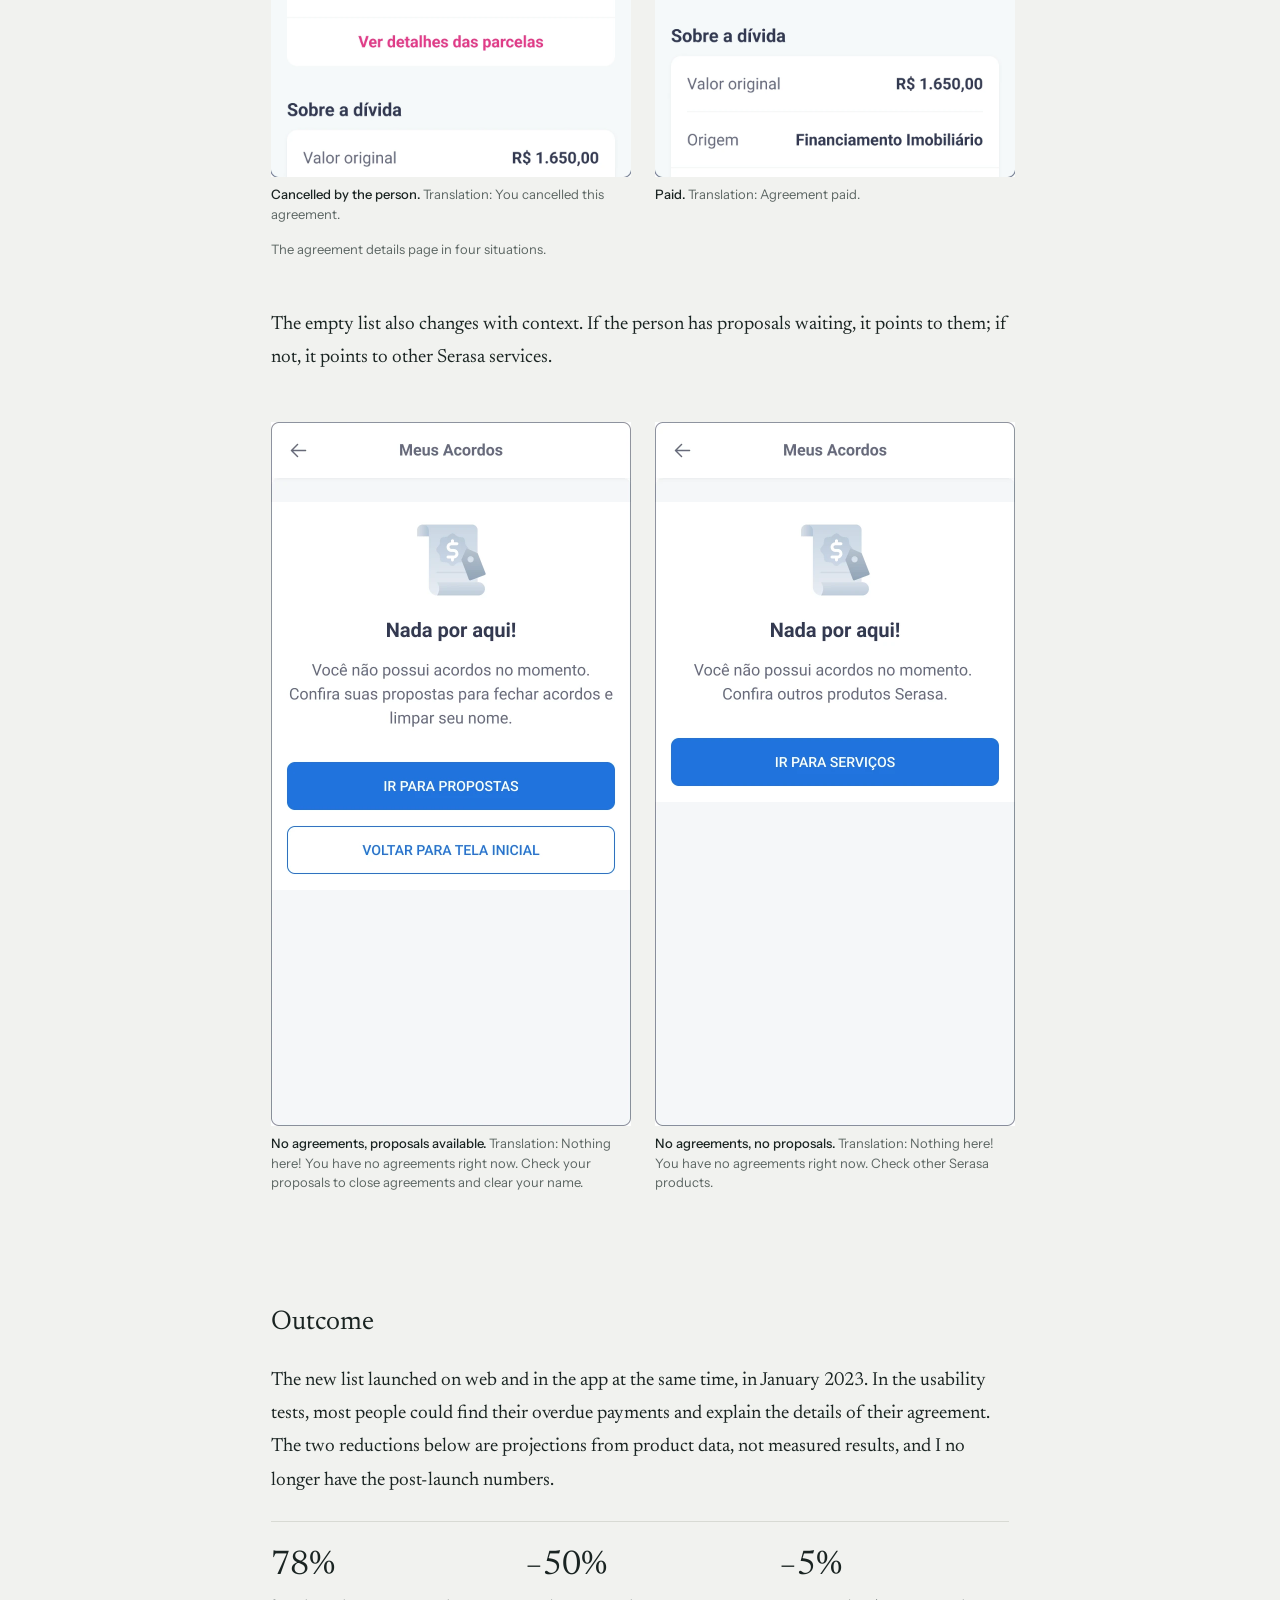
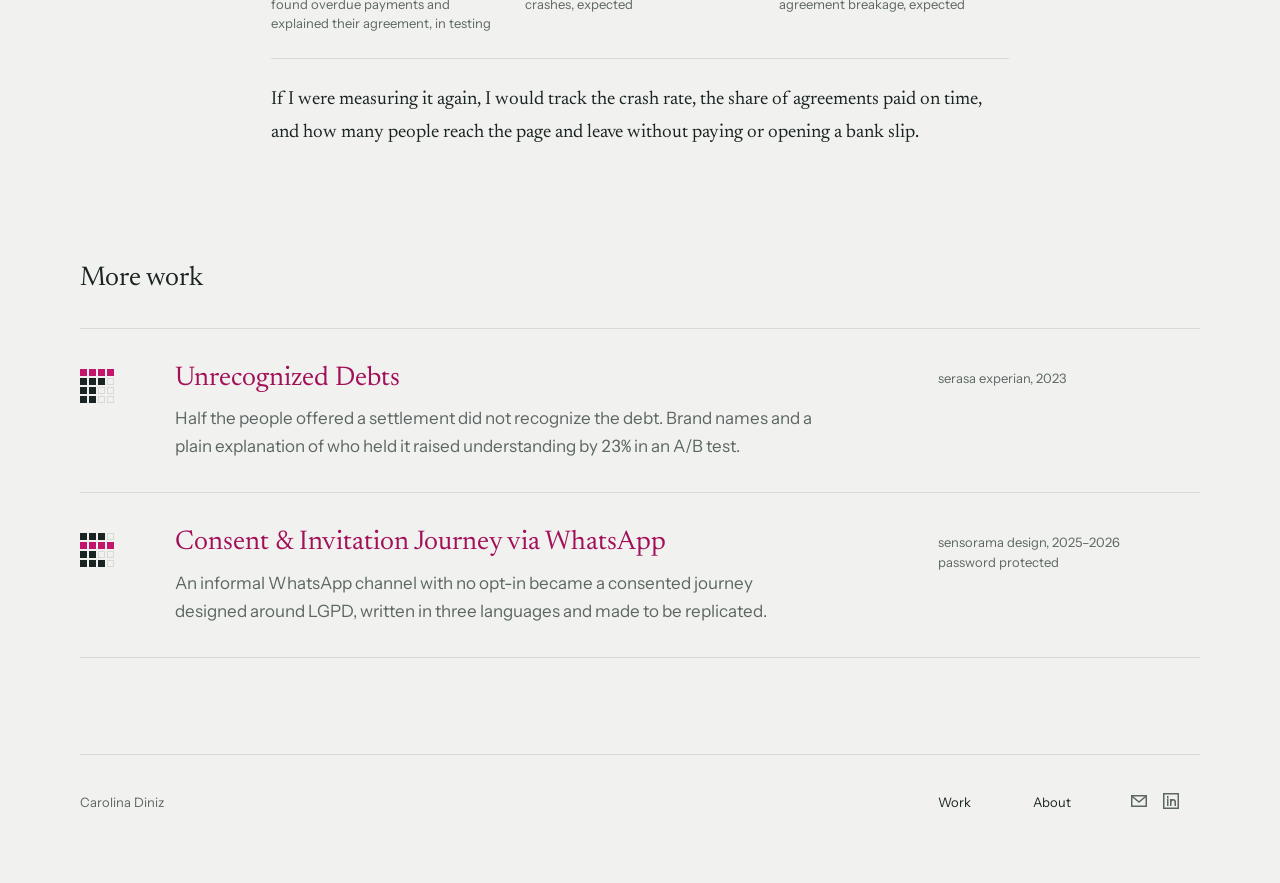
<file: work/organizing-payments.html>
<!doctype html>
<html lang="en">
<head>
<meta charset="utf-8">
<meta name="viewport" content="width=device-width, initial-scale=1, viewport-fit=cover">
<title>Organizing Payments, Carolina Diniz</title>
<meta name="description" content="An engineering rebuild of Serasa’s agreements list, used to fix how people find what they owe. Launched on web and app in January 2023.">
<!-- link preview -->
<link rel="canonical" href="https://carolinaesdiniz.com/work/organizing-payments.html">
<meta property="og:type" content="article">
<meta property="og:site_name" content="Carolina Diniz">
<meta property="og:title" content="Organizing Payments, a case study by Carolina Diniz">
<meta property="og:description" content="A redesign of Serasa’s agreements list on web and app, so people could find what they owe and act on it.">
<meta property="og:url" content="https://carolinaesdiniz.com/work/organizing-payments.html">
<meta property="og:image" content="https://carolinaesdiniz.com/img/og/organizing-payments.png">
<meta property="og:image:width" content="1200">
<meta property="og:image:height" content="630">
<meta property="og:image:alt" content="The Organizing Payments glyph next to the case title, serasa experian, 2023.">
<meta name="twitter:card" content="summary_large_image">
<!-- /link preview -->
<link rel="icon" href="../favicon.svg" type="image/svg+xml">
<script src="../js/theme.js?v=20260927"></script>
<link rel="preconnect" href="https://fonts.googleapis.com">
<link rel="preconnect" href="https://fonts.gstatic.com" crossorigin>
<link rel="stylesheet" href="https://fonts.googleapis.com/css2?family=Instrument+Sans:wght@400;500&family=Newsreader:opsz,wght@6..72,400&display=swap">
<link rel="stylesheet" href="../css/tokens.css?v=20260927">
<link rel="stylesheet" href="../css/base.css?v=20260927">
<link rel="stylesheet" href="../css/glyph.css?v=20260927">
<link rel="stylesheet" href="../css/site.css?v=20260927">
<link rel="stylesheet" href="../css/case.css?v=20260927">
<link rel="stylesheet" href="../css/annot.css?v=20260927">
</head>
<body>

<header class="frame grid site-header">
  <a class="home-link" href="../index.html" aria-label="Carolina Diniz, home">
    <span data-glyph="carol" data-size="xs" aria-hidden="true"></span>
    <span>Carolina Diniz</span>
  </a>
  <div class="header-end">
    <nav class="site-nav" aria-label="Main">
      <a href="../index.html#work">Work</a>
      <a href="../about.html">About</a>
    </nav>
    <button class="icon-btn theme-toggle" type="button" aria-label="Switch theme">
      <svg class="i-moon" viewBox="0 0 20 20" aria-hidden="true" focusable="false"><path d="M16.25 12.25A6.5 6.5 0 0 1 7.75 3.75a6.5 6.5 0 1 0 8.5 8.5Z"/></svg>
      <svg class="i-sun" viewBox="0 0 20 20" aria-hidden="true" focusable="false"><circle cx="10" cy="10" r="3.25"/><path d="M10 2.5v2M10 15.5v2M2.5 10h2M15.5 10h2M4.7 4.7l1.4 1.4M13.9 13.9l1.4 1.4M4.7 15.3l1.4-1.4M13.9 6.1l1.4-1.4"/></svg><span class="theme-label">Dark</span>
    </button>
  </div>
</header>

<main class="case">

  <!-- Head: the glyph draws itself once, then stays still -->
  <header class="frame grid case-head">
    <div class="glyph-slot">
      <span data-glyph="organizing-payments" data-size="l" data-draw></span>
    </div>
    <div class="titles">
      <h1 class="t-case">Organizing Payments</h1>
      <p class="t-long">Engineering needed to rebuild Serasa’s agreements list because the legacy code kept crashing. The rebuild became the chance to fix something business had never prioritized: people could not find what they came to pay.</p>
      <p class="t-meta">serasa experian, launched january 2023</p>
    </div>
  </header>

  <!-- Role by phase: the same information as the glyph, in words -->
  <section class="frame grid role" aria-labelledby="role-title">
    <div class="case-wide">
      <h2 class="t-sub" id="role-title">My role</h2>
      <dl class="role-list">
        <div class="role-row">
          <dt>Research and discovery</dt>
          <dd class="level t-num">took a small part, 1 of 4</dd>
          <dd class="did">Data analysis and a quick survey, building on usability research that already existed.</dd>
        </div>
        <div class="role-row">
          <dt>Definition and strategy</dt>
          <dd class="level t-num">led, with input from others, 3 of 4</dd>
          <dd class="did">The three pillars of the redesign, the new order of the list and what went into the details page.</dd>
        </div>
        <div class="role-row">
          <dt>Design and systems</dt>
          <dd class="level t-num">shared the work, 2 of 4</dd>
          <dd class="did">Card redesign and one vocabulary for web and app.</dd>
        </div>
        <div class="role-row">
          <dt>Delivery and measurement</dt>
          <dd class="level t-num">led with full autonomy, 4 of 4</dd>
          <dd class="did">Usability tests with <span class="t-num">138</span> participants, final adjustments, stakeholder validation and the launch on web and app.</dd>
        </div>
      </dl>
    </div>
  </section>

  <aside class="frame grid legend" aria-label="Glyph legend">
    <div class="case-wide">
      <ul class="legend-keys">
        <li><svg width="7" height="7" viewBox="0 0 7 7" aria-hidden="true"><rect class="k-accent" width="7" height="7"/></svg>led with full autonomy</li>
        <li><svg width="7" height="7" viewBox="0 0 7 7" aria-hidden="true"><rect class="k-ink" width="7" height="7"/></svg>took part, shared, or led with input</li>
        <li><svg width="7" height="7" viewBox="0 0 7 7" aria-hidden="true"><rect class="k-empty" x=".5" y=".5" width="6" height="6"/></svg>not involved</li>
      </ul>
    </div>
  </aside>

  <section class="frame grid case-section" aria-labelledby="problem-title">
    <div class="case-col">
      <h2 class="t-section" id="problem-title">Problem</h2>
      <p class="t-long">The agreements list is where people find the bank slips for the debts they have renegotiated. When it crashed, people could not pay, and Serasa lost revenue. That made the rebuild an engineering priority. Earlier research had also pointed to usability problems, but business had never prioritized them. In this project, better usability was a bonus, not the brief.</p>
      <p class="t-long">We asked people why they came to the page: <span class="t-num">46%</span> to pay, and <span class="t-num">36%</span> to check whether a debt had been marked as paid.</p>
      <figure class="case-figure">
        <table class="bars">
          <caption>Why are you accessing this page?</caption>
          <tbody>
            <tr class="em"><th scope="row">Making a payment</th><td><span class="track"><span class="fill" style="--v:46%"></span></span></td><td class="value">46%</td></tr>
            <tr class="em"><th scope="row">Checking if the debt was marked as paid</th><td><span class="track"><span class="fill" style="--v:36%"></span></span></td><td class="value">36%</td></tr>
            <tr><th scope="row">Finding information about the agreement</th><td><span class="track"><span class="fill" style="--v:10%"></span></span></td><td class="value">10%</td></tr>
            <tr><th scope="row">Getting a payment receipt</th><td><span class="track"><span class="fill" style="--v:4%"></span></span></td><td class="value">4%</td></tr>
            <tr><th scope="row">Other</th><td><span class="track"><span class="fill" style="--v:4%"></span></span></td><td class="value">4%</td></tr>
          </tbody>
        </table>
        <figcaption>Together, paying and checking a payment made up <span class="t-num">82%</span> of visits.</figcaption>
      </figure>
      <p class="t-long">The list made both jobs harder than they needed to be. There was no clear logic to the order, the cards were inconsistent and carried too much information, and web and app used different words for the same things.</p>
      <figure class="case-figure">
        <picture><source srcset="../img/organizing-payments/card-anatomy-dark.webp" media="(prefers-color-scheme: dark)"><img src="../img/organizing-payments/card-anatomy.webp" width="642" height="1066" loading="lazy"
             alt="Annotated anatomy of two agreement cards. Serasa’s card shows logo, whether the debt is on a CPF or CNPJ, agreement status, installment and a link to agreement details. A competitor’s card shows payment status, the original creditor, agreement details, the current payment, a button to copy the payment code and a link to see all payments."></picture>
        <figcaption>Discovery. The anatomy of Serasa’s agreement card next to a competitor’s, which puts payment status, the original creditor and the current payment up front.</figcaption>
      </figure>
    </div>
    <figure class="case-figure case-figure--wide">
      <picture><source srcset="../img/organizing-payments/agreements-map-web-app-dark.webp" media="(prefers-color-scheme: dark)"><img src="../img/organizing-payments/agreements-map-web-app.webp" width="1920" height="1074" loading="lazy"
           alt="Map of every path to the agreements list on web and in the app, across Home, Finance, My CPF, Solutions and Pay. Notes mark the gaps: no Finance section in the app, no way to reach agreements through My CPF in the app, a digital wallet that shows a different listing built on different code, and an option that reads ‘Soon’ on desktop but does not appear on mobile web."></picture>
      <figcaption>Discovery. Every path to the agreements list on web and in the app, and the gaps between them: different entry points, different names, and places where the list could not be reached at all. <a href="../img/organizing-payments/agreements-map-web-app.webp">Open the full-size map</a></figcaption>
    </figure>
    <div class="case-col">
      <p class="t-long">When we asked whether they could find what they were looking for, <span class="t-num">31.7%</span> said no. Most of them struggled to find options like renegotiating, printing the bank slip or checking payment confirmation. The information architecture and the labels needed revision.</p>
      <figure class="case-figure">
        <table class="bars">
          <caption>Could you find what you were looking for?</caption>
          <tbody>
            <tr><th scope="row">Yes</th><td><span class="track"><span class="fill" style="--v:68.1%"></span></span></td><td class="value">68.1%</td></tr>
            <tr class="em"><th scope="row">No</th><td><span class="track"><span class="fill" style="--v:31.7%"></span></span></td><td class="value">31.7%</td></tr>
          </tbody>
        </table>
        <figcaption>Those who could not complete their goal mostly struggled to find options like renegotiating, printing a bill or checking payment confirmation.</figcaption>
      </figure>
    </div>
  </section>

  <section class="frame grid case-section" aria-labelledby="constraints-title">
    <div class="case-col">
      <h2 class="t-section" id="constraints-title">Constraints</h2>
      <p class="t-long">The goal was set by engineering: fewer crashes. Every usability change had to fit inside that rebuild without putting it at risk.</p>
      <p class="t-long">Web and app had grown apart, each with its own words and its own version of the list. Serasa’s design system was only starting to exist, so some components were ready to use and many had to be improvised.</p>
      <p class="t-long">The upside of the rebuild was real, too. Because the list was moving to new, more robust code, the design was not limited by what the old code could do.</p>
    </div>
  </section>

  <section class="frame grid case-section" aria-labelledby="decisions-title">
    <div class="case-col">
      <h2 class="t-section" id="decisions-title">Decisions</h2>
      <p class="t-long">The redesign rested on three pillars: status clarity, information hierarchy and scalability. If people can do what they came to do, they stay.</p>
    </div>
    <figure class="case-figure case-wide compare">
      <div class="compare-item">
        <p class="compare-label">Before</p>
        <img src="../img/organizing-payments/list-before.webp" width="754" height="1328" loading="lazy" style="max-width:377px" alt="The old agreements list in Portuguese: large cards, each repeating the Serasa logo, whether the debt is on your CPF, the agreement status with a progress bar, and the installment, amount and due date.">
      </div>
      <div class="compare-item">
        <p class="compare-label">After</p>
        <picture><source srcset="../img/organizing-payments/list-after-dark.webp" media="(prefers-color-scheme: dark)"><img src="../img/organizing-payments/list-after.webp" width="1898" height="1338" loading="lazy" alt="The new agreements list in Portuguese, split into four sections: in progress with Serasa, in progress with the partner company, paid, and cancelled. Each agreement is a short row with the payment type, amount and due date, and a status tag when a payment is overdue or pending."></picture>
      </div>
      <figcaption>The agreements list before and after. Screens use sample data.</figcaption>
    </figure>

    <div class="case-col">
      <h3 class="t-sub">Four sections, ordered by what needs action</h3>
      <p class="t-long">The list became four sections: agreements in progress with Serasa, in progress with the partner company, paid, and cancelled. Inside the first one, overdue payments come first, then pending ones, then payments that are not available yet, each sorted by due date. We explored other orderings, and this was the most logical for both sides: people see at a glance what needs their action, and the business reduces defaults from people who could not find what they owed.</p>
      <p class="t-long">Sections with nothing in them do not appear. The partner section only shows for people who have, or had, that kind of agreement.</p>
    </div>
    <figure class="annot case-wide">
      <div class="annot-stage" style="--w:364px">
        <div class="annot-rail">
          <button type="button" class="annot-mark" data-n="1" style="--t:11.2%;--h:14.0%" aria-pressed="false" aria-label="Note 1"><span class="annot-num">1</span></button>
          <button type="button" class="annot-mark" data-n="2" style="--t:26.5%;--h:23.8%" aria-pressed="false" aria-label="Note 2"><span class="annot-num">2</span></button>
          <button type="button" class="annot-mark" data-n="3" style="--t:50.6%;--h:23.8%" aria-pressed="false" aria-label="Note 3"><span class="annot-num">3</span></button>
          <button type="button" class="annot-mark" data-n="4" style="--t:74.7%;--h:24.1%" aria-pressed="false" aria-label="Note 4"><span class="annot-num">4</span></button>
        </div>
        <div class="annot-screen">
          <img src="../img/organizing-payments/screen-section-serasa.webp" width="728" height="1792" loading="lazy" alt="The section “Agreements in progress with Serasa”, in Portuguese: two agreements with an overdue payment, two with a pending payment and two whose next payment is not available yet.">
          <span class="annot-region" data-n="1" style="--t:11.2%;--h:14.0%" aria-hidden="true"></span>
          <span class="annot-region" data-n="2" style="--t:26.5%;--h:23.8%" aria-hidden="true"></span>
          <span class="annot-region" data-n="3" style="--t:50.6%;--h:23.8%" aria-hidden="true"></span>
          <span class="annot-region" data-n="4" style="--t:74.7%;--h:24.1%" aria-hidden="true"></span>
        </div>
      </div>
      <ol class="annot-notes">
        <li data-n="1"><span class="annot-num" aria-hidden="true">1</span><span><strong>In progress with Serasa.</strong> Installments paid through Serasa. When there is nothing in progress, the whole section is hidden.</span></li>
        <li data-n="2"><span class="annot-num" aria-hidden="true">2</span><span><strong>Overdue first.</strong> Agreements with an overdue payment open the list, so what needs action is the first thing people see.</span></li>
        <li data-n="3"><span class="annot-num" aria-hidden="true">3</span><span><strong>Then pending.</strong> Agreements with a payment coming up, sorted by due date.</span></li>
        <li data-n="4"><span class="annot-num" aria-hidden="true">4</span><span><strong>Not available yet, last.</strong> Payments that cannot be made yet, with the date they open.</span></li>
      </ol>
      <figcaption>The first section of the new list. Screen uses sample data.</figcaption>
    </figure>
    <figure class="annot case-wide">
      <div class="annot-stage" style="--w:364px">
        <div class="annot-rail">
          <button type="button" class="annot-mark" data-n="1" style="--t:7.0%;--h:33.8%" aria-pressed="false" aria-label="Note 1"><span class="annot-num">1</span></button>
          <button type="button" class="annot-mark" data-n="2" style="--t:44.3%;--h:24.5%" aria-pressed="false" aria-label="Note 2"><span class="annot-num">2</span></button>
          <button type="button" class="annot-mark" data-n="3" style="--t:69.5%;--h:24.5%" aria-pressed="false" aria-label="Note 3"><span class="annot-num">3</span></button>
        </div>
        <div class="annot-screen">
          <img src="../img/organizing-payments/screen-section-partner.webp" width="728" height="858" loading="lazy" alt="The section “Agreements in progress with the partner company”, in Portuguese, with two agreements: one with the first payment confirmed and one with five payments confirmed.">
          <span class="annot-region" data-n="1" style="--t:7.0%;--h:33.8%" aria-hidden="true"></span>
          <span class="annot-region" data-n="2" style="--t:44.3%;--h:24.5%" aria-hidden="true"></span>
          <span class="annot-region" data-n="3" style="--t:69.5%;--h:24.5%" aria-hidden="true"></span>
        </div>
      </div>
      <ol class="annot-notes">
        <li data-n="1"><span class="annot-num" aria-hidden="true">1</span><span><strong>In progress with the partner company.</strong> The next installments are issued or confirmed by the partner. The section only shows for people who have, or had, this kind of agreement.</span></li>
        <li data-n="2"><span class="annot-num" aria-hidden="true">2</span><span><strong>First installment paid through Serasa,</strong> waiting for the partner company to update the agreement.</span></li>
        <li data-n="3"><span class="annot-num" aria-hidden="true">3</span><span><strong>“Finished”, but not closed.</strong> Every installment was paid through Serasa, and the partner has not yet confirmed the last one.</span></li>
      </ol>
      <figcaption>The second section, for agreements the partner company handles. Screen uses sample data.</figcaption>
    </figure>
    <figure class="case-figure case-figure--screens case-wide">
      <div class="screens">
          <figure class="screen" style="--w:364px">
            <img src="../img/organizing-payments/screen-section-paid.webp" width="728" height="440" loading="lazy" alt="The section “Paid agreements”, in Portuguese, with one agreement: You paid the agreement.">
            <figcaption><strong>Paid.</strong> Agreements with nothing left to pay.</figcaption>
          </figure>
          <figure class="screen" style="--w:364px">
            <img src="../img/organizing-payments/screen-section-cancelled.webp" width="728" height="790" loading="lazy" alt="The section “Cancelled agreements”, in Portuguese, with two agreements: Agreement cancelled, and You cancelled the agreement.">
            <figcaption><strong>Cancelled.</strong> By the person, or broken by missed payments or by the partner company.</figcaption>
          </figure>
      </div>
      <figcaption>The last two sections. Screens use sample data.</figcaption>
    </figure>

    <div class="case-col">
      <h3 class="t-sub">A short card, with the rest one step away</h3>
      <p class="t-long">The list became a quick view of each agreement, and everything else moved to the agreement’s details page. People who wanted more could open it; everyone else was not slowed down. Some stakeholders resisted taking information out of the list. After the first rollout showed no negative impact, the resistance faded.</p>

      <h3 class="t-sub">We removed the payment progress bar</h3>
      <p class="t-long">The old details page showed a bar with how much had been paid and how much was left. It looked helpful, but it raised more questions and more bug reports than it answered, so it went away. The agreement value and the current installment stay on the page as plain values.</p>
    </div>
    <figure class="case-figure case-figure--screens case-wide">
      <div class="screens">
          <figure class="screen" style="--w:360px">
            <img src="../img/organizing-payments/details-before.webp" width="1080" height="2037" loading="lazy" alt="The old agreement details page in Portuguese, with a Pix payment available and, under the agreement summary, a progress bar showing 2,500 paid and 2,500 left.">
            <figcaption><strong>Before.</strong> The progress bar under the agreement summary.</figcaption>
          </figure>
          <figure class="screen" style="--w:360px">
            <img src="../img/organizing-payments/details-after.webp" width="1080" height="2037" loading="lazy" alt="The new agreement details page in Portuguese, with the same Pix payment and an agreement summary listing the agreement value, current installment and agreement date, without the progress bar.">
            <figcaption><strong>After.</strong> The same summary, without the bar.</figcaption>
          </figure>
      </div>
    </figure>

    <div class="case-col">
      <h3 class="t-sub">One vocabulary for web and app</h3>
      <p class="t-long">Web and app used different labels for the same actions. We picked one term for each, and dropped the ones built on “see”, which assume the person can.</p>
      <figure class="case-figure">
        <table class="terms">
          <caption>Labels before and after, in Portuguese</caption>
          <thead><tr><th scope="col">Before</th><th scope="col">After</th></tr></thead>
          <tbody>
            <tr><td lang="pt-BR">ver detalhes, mais detalhes, ver acordo<span class="gloss">see details, more details, see agreement</span></td><td lang="pt-BR">detalhes<span class="gloss">details</span></td></tr>
            <tr><td lang="pt-BR">ofertas, propostas<span class="gloss">offers, proposals</span></td><td lang="pt-BR">propostas<span class="gloss">proposals</span></td></tr>
          </tbody>
        </table>
      </figure>
      <p class="t-long">Status names got the same treatment. Two statuses from the service, Canceled and Broken, reached people as the same message, though they mean different things: one was the person’s choice, the other was not. Each got its own wording, and the broken one tells people who to contact.</p>
      <figure class="case-figure">
        <div class="table-scroll"><table class="terms terms--4">
          <caption>Status from the service, and how it reads in the list and in the details</caption>
          <thead><tr><th scope="col">From the service</th><th scope="col">Meaning</th><th scope="col">In the list</th><th scope="col">In the details</th></tr></thead>
          <tbody>
            <tr><td>Canceled</td><td>The person cancelled the agreement</td><td lang="pt-BR">Você cancelou o acordo<span class="gloss">You cancelled the agreement</span></td><td lang="pt-BR">Você cancelou este acordo<span class="gloss">You cancelled this agreement</span></td></tr>
            <tr><td>Broken</td><td>Broken by missed payments or by the partner company</td><td lang="pt-BR">Acordo cancelado<span class="gloss">Agreement cancelled</span></td><td lang="pt-BR">Seu acordo foi cancelado. Para mais informações, entre em contato com [empresa parceira]<span class="gloss">Your agreement was cancelled. For more information, contact [partner company]</span></td></tr>
          </tbody>
        </table></div>
      </figure>

      <h3 class="t-sub">One tested version, refined in copy</h3>
      <p class="t-long">We tested a single version with <span class="t-num">138</span> participants. The adjustments after the test were small, and most of them were changes to the copy.</p>
    </div>
  </section>

  <section class="frame grid case-section" aria-labelledby="states-title">
    <div class="case-col">
      <h2 class="t-section" id="states-title">States and edge cases</h2>
      <p class="t-long">With less on the card, the details page had to explain each situation on its own: who is handling the agreement, why it was cancelled, and when it is done.</p>
    </div>
    <figure class="case-figure case-figure--screens case-wide">
      <div class="screens">
          <figure class="screen" style="--w:360px">
            <img src="../img/organizing-payments/details-partner.webp" width="1080" height="2043" loading="lazy" alt="Agreement details in Portuguese with a warning that the agreement is in progress with the partner company, a boleto available with a button to copy the barcode, and options to download the boleto or send it by WhatsApp.">
            <figcaption><strong>In progress with the partner.</strong> Translation: This agreement is in progress with the partner company. To receive the next installments, contact Banco Santander S.A.</figcaption>
          </figure>
          <figure class="screen" style="--w:360px">
            <img src="../img/organizing-payments/details-cancelled-partner.webp" width="1080" height="2043" loading="lazy" alt="Agreement details in Portuguese with an alert that the agreement was cancelled and a summary marked Agreement cancelled.">
            <figcaption><strong>Broken.</strong> Translation: Your agreement was cancelled. For more information, contact Banco Santander S.A.</figcaption>
          </figure>
          <figure class="screen" style="--w:360px">
            <img src="../img/organizing-payments/details-cancelled-you.webp" width="1080" height="2043" loading="lazy" alt="Agreement details in Portuguese with a notice that the person cancelled this agreement and a summary marked Agreement cancelled.">
            <figcaption><strong>Cancelled by the person.</strong> Translation: You cancelled this agreement.</figcaption>
          </figure>
          <figure class="screen" style="--w:360px">
            <img src="../img/organizing-payments/details-paid.webp" width="1080" height="2043" loading="lazy" alt="Agreement details in Portuguese with a summary marked Agreement paid, the agreement value, current installment and date, and information about the original debt.">
            <figcaption><strong>Paid.</strong> Translation: Agreement paid.</figcaption>
          </figure>
      </div>
      <figcaption>The agreement details page in four situations.</figcaption>
    </figure>
    <div class="case-col">
      <p class="t-long">The empty list also changes with context. If the person has proposals waiting, it points to them; if not, it points to other Serasa services.</p>
    </div>
    <figure class="case-figure case-figure--screens case-wide">
      <div class="screens">
          <figure class="screen" style="--w:360px">
            <img src="../img/organizing-payments/empty-with-proposals.webp" width="720" height="1408" loading="lazy" alt="Empty agreements list in Portuguese: Nothing here! You have no agreements right now. Check your proposals to close agreements and clear your name. Buttons: Go to proposals, Back to home.">
            <figcaption><strong>No agreements, proposals available.</strong> Translation: Nothing here! You have no agreements right now. Check your proposals to close agreements and clear your name.</figcaption>
          </figure>
          <figure class="screen" style="--w:360px">
            <img src="../img/organizing-payments/empty-no-proposals.webp" width="720" height="1408" loading="lazy" alt="Empty agreements list in Portuguese: Nothing here! You have no agreements right now. Check other Serasa products. Button: Go to services.">
            <figcaption><strong>No agreements, no proposals.</strong> Translation: Nothing here! You have no agreements right now. Check other Serasa products.</figcaption>
          </figure>
      </div>
    </figure>
  </section>

  <section class="frame grid case-section" aria-labelledby="outcome-title">
    <div class="case-col">
      <h2 class="t-section" id="outcome-title">Outcome</h2>
      <p class="t-long">The new list launched on web and in the app at the same time, in January 2023. In the usability tests, most people could find their overdue payments and explain the details of their agreement. The two reductions below are projections from product data, not measured results, and I no longer have the post-launch numbers.</p>
      <dl class="results">
        <div><dt>found overdue payments and explained their agreement, in testing</dt><dd>78%</dd></div>
        <div><dt>crashes, expected</dt><dd>−50%</dd></div>
        <div><dt>agreement breakage, expected</dt><dd>−5%</dd></div>
      </dl>
      <p class="t-long">If I were measuring it again, I would track the crash rate, the share of agreements paid on time, and how many people reach the page and leave without paying or opening a bank slip.</p>
    </div>
  </section>

  <section class="frame more" aria-labelledby="more-title">
    <h2 class="t-section" id="more-title">More work</h2>
    <ul class="work-list">
      <li class="grid work-item">
        <div class="glyph-slot"><span data-glyph="unrecognized-debts" data-size="s"></span></div>
        <div class="summary">
          <h3 class="t-section title"><a href="unrecognized-debts.html">Unrecognized Debts</a></h3>
          <p class="t-body">Half the people offered a settlement did not recognize the debt. Brand names and a plain explanation of who held it raised understanding by <span class="t-num">23%</span> in an A/B test.</p>
        </div>
        <p class="t-meta meta">serasa experian, 2023</p>
      </li>
      <li class="grid work-item">
        <div class="glyph-slot"><span data-glyph="whatsapp-consent-journey" data-size="s"></span></div>
        <div class="summary">
          <h3 class="t-section title"><a href="whatsapp-consent-journey.html">Consent &amp; Invitation Journey via WhatsApp</a></h3>
          <p class="t-body">An informal WhatsApp channel with no opt-in became a consented journey designed around LGPD, written in three languages and made to be replicated.</p>
        </div>
        <p class="t-meta meta">sensorama design, 2025–2026<br>password protected</p>
      </li>
    </ul>
  </section>

</main>

<footer class="frame">
  <div class="grid site-footer">
    <p class="t-meta">Carolina Diniz</p>
    <div class="footer-end">
      <nav aria-label="Footer">
        <a href="../index.html#work">Work</a>
        <a href="../about.html">About</a>
      </nav>
      <ul class="contact" aria-label="Contact">
        <li><a class="icon-btn" href="mailto:carolinaesdiniz@gmail.com" aria-label="Email, carolinaesdiniz@gmail.com" title="carolinaesdiniz@gmail.com"><svg viewBox="0 0 20 20" aria-hidden="true" focusable="false"><rect x="2.75" y="4.75" width="14.5" height="10.5"/><path d="M3 5.25l7 5.75 7-5.75"/></svg></a></li>
        <li><a class="icon-btn" href="https://www.linkedin.com/in/carolinaesdiniz/" rel="me" aria-label="LinkedIn" title="LinkedIn"><svg viewBox="0 0 20 20" aria-hidden="true" focusable="false"><rect x="2.75" y="2.75" width="14.5" height="14.5"/><path d="M6.75 8.75v5.5M6.75 5.75v1M9.75 14.25v-5.5M9.75 11.25c0-1.5 1-2.5 2.25-2.5s2.25 1 2.25 2.5v3"/></svg></a></li>
      </ul>
    </div>
  </div>
</footer>

<script src="../js/data.js?v=20260927"></script>
<script src="../js/glyph.js?v=20260927"></script>
<script src="../js/annot.js?v=20260927"></script>
</body>
</html>
</file>
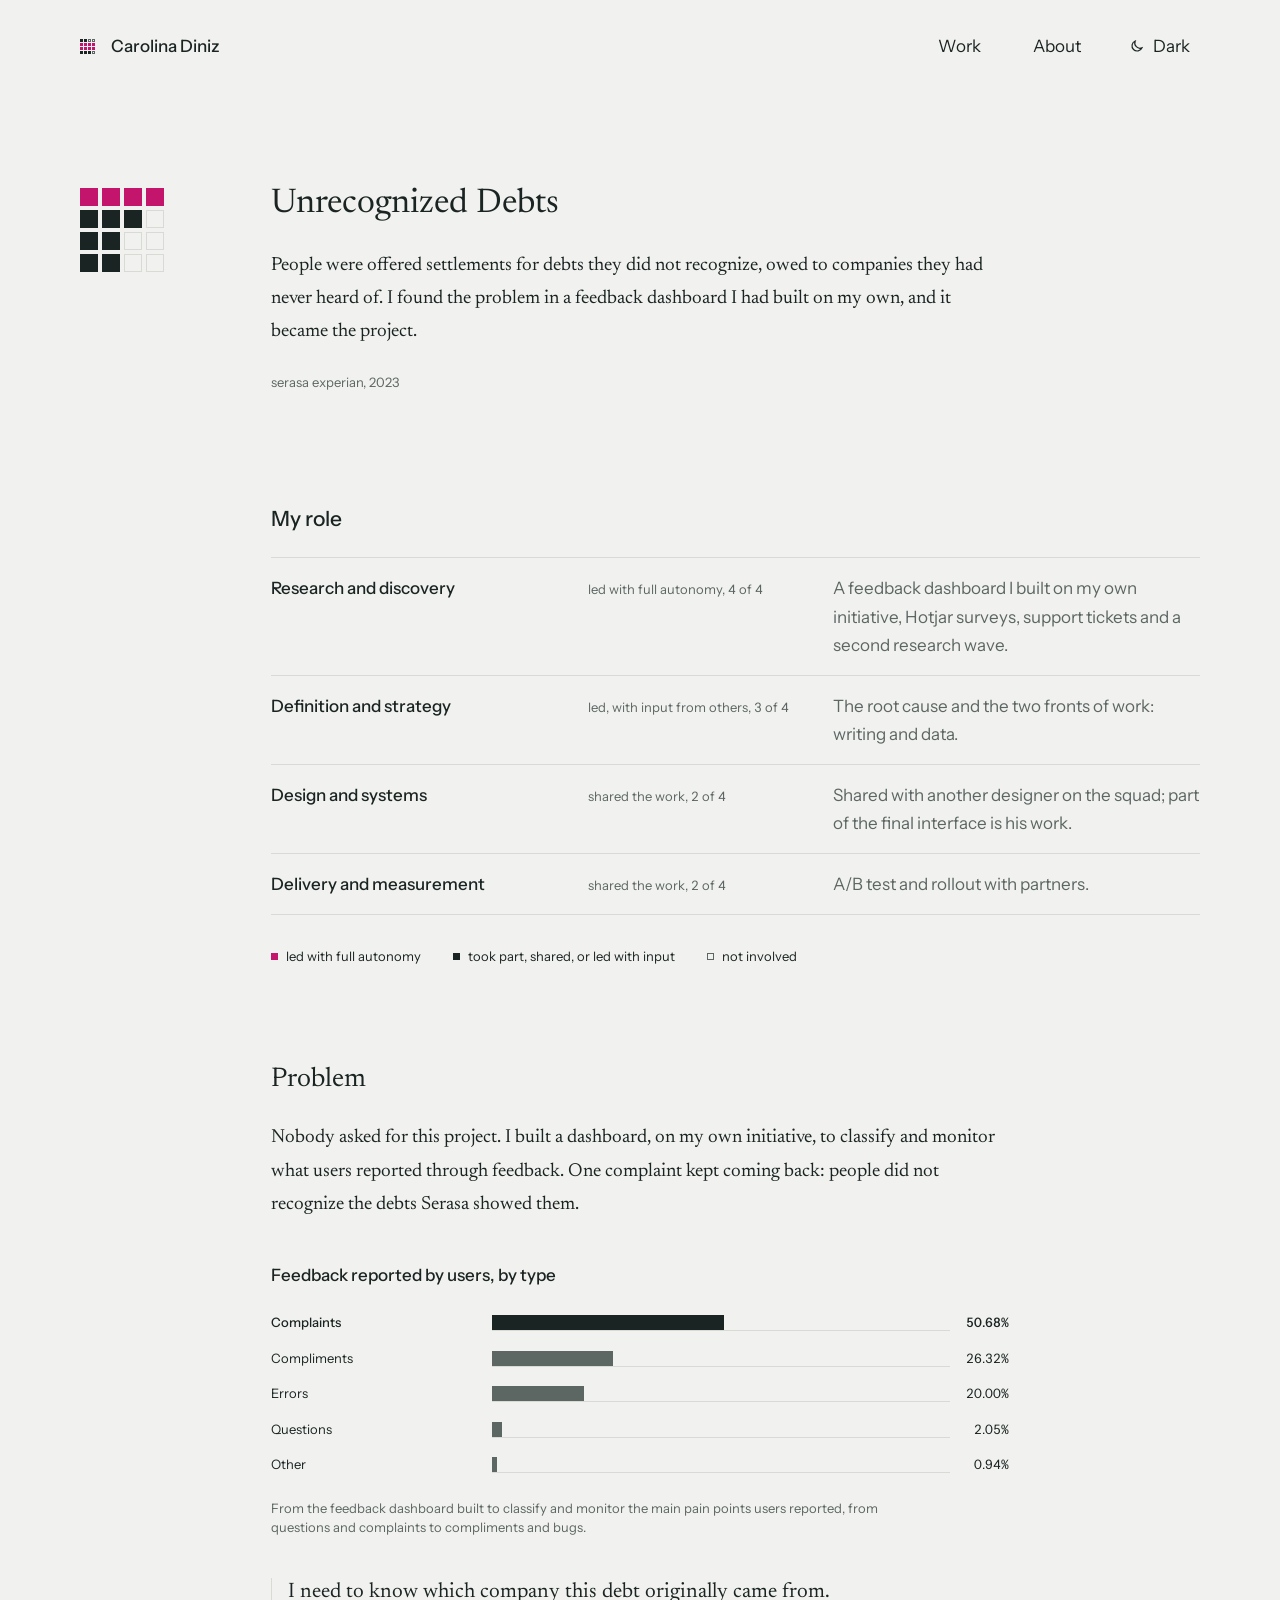
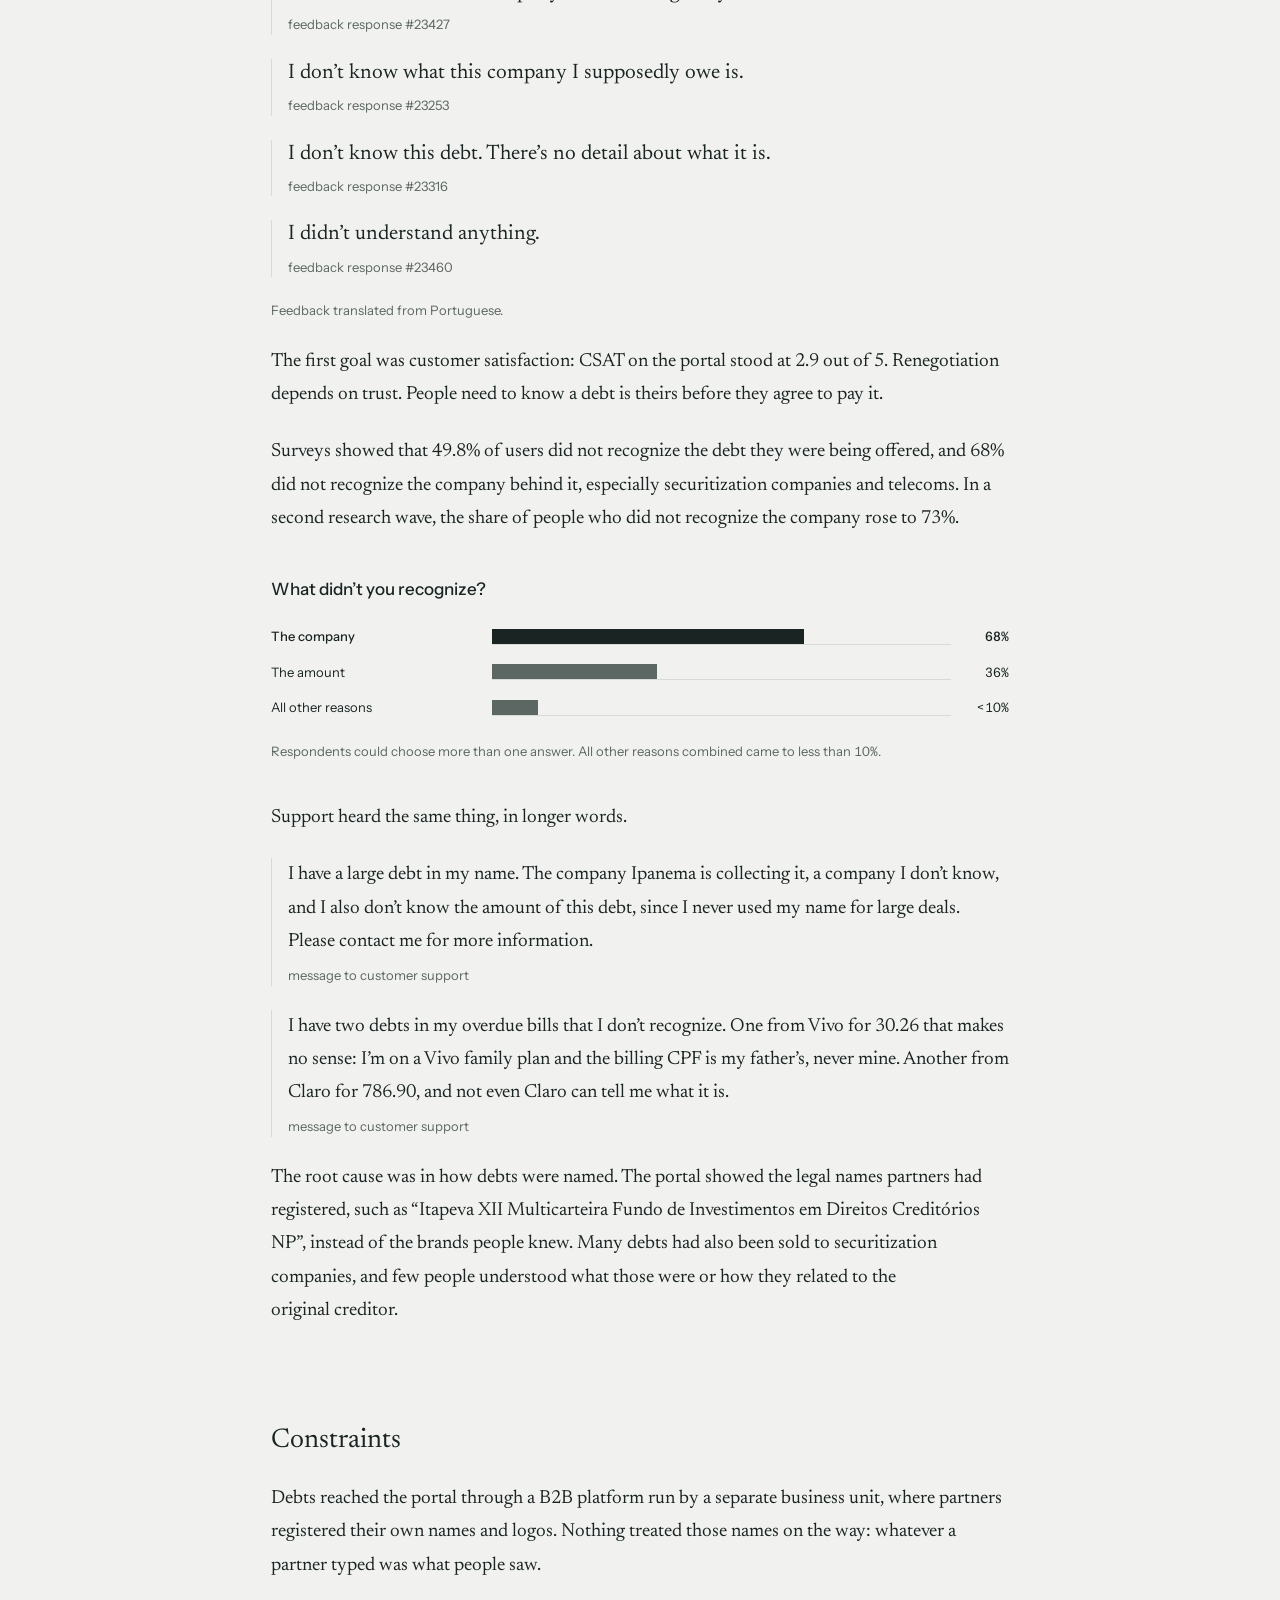
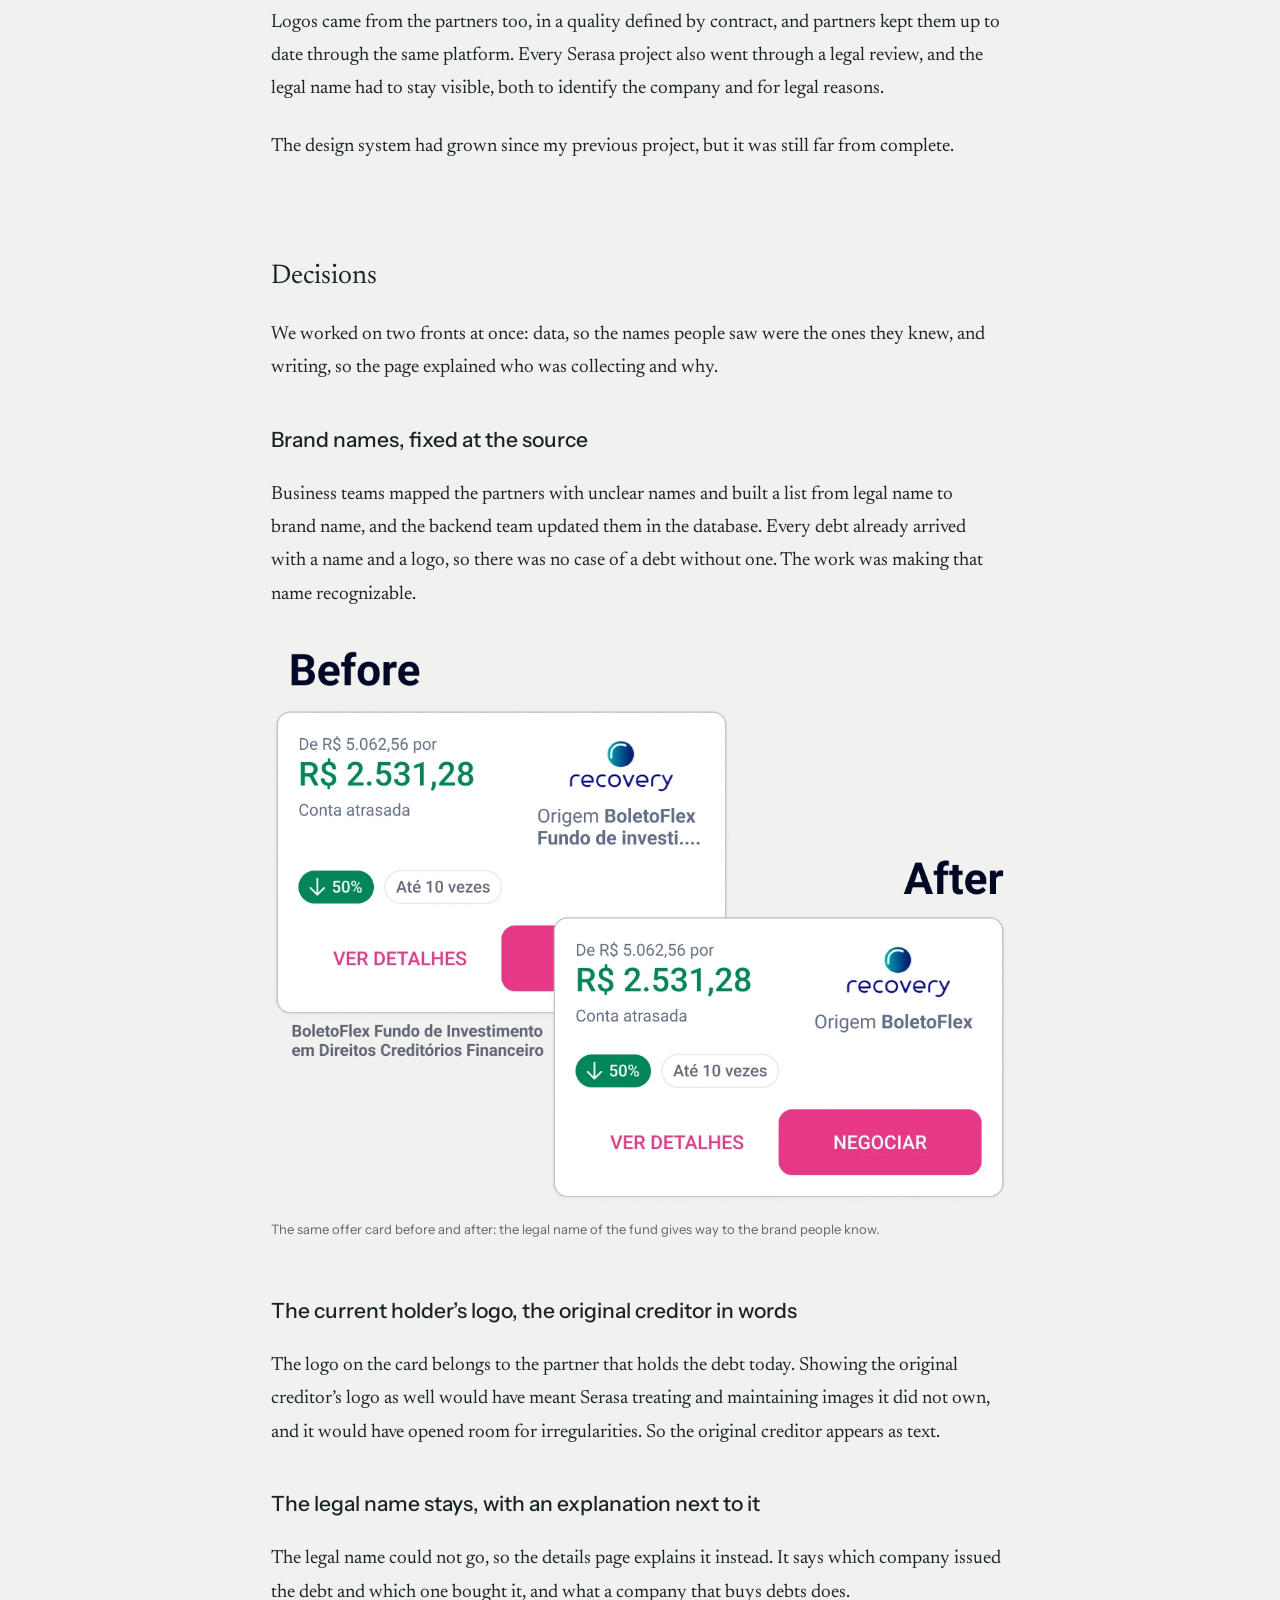
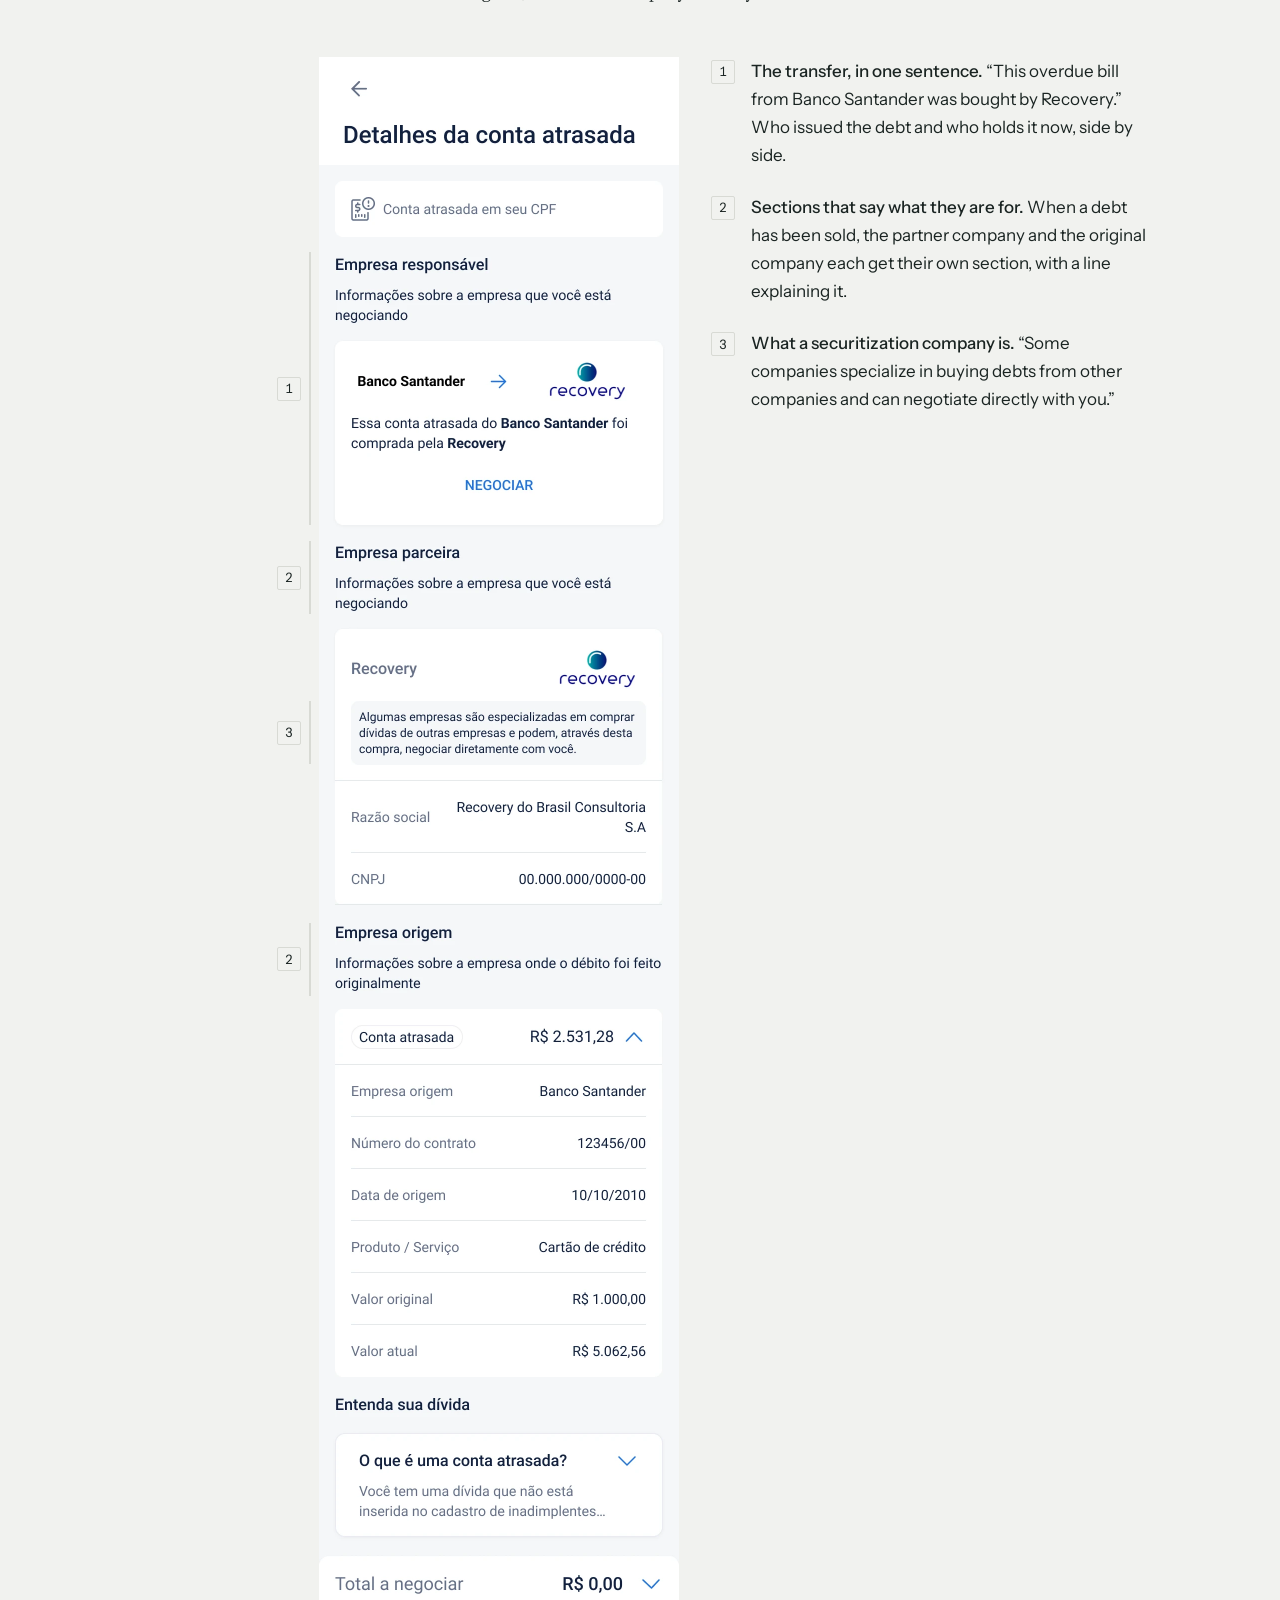
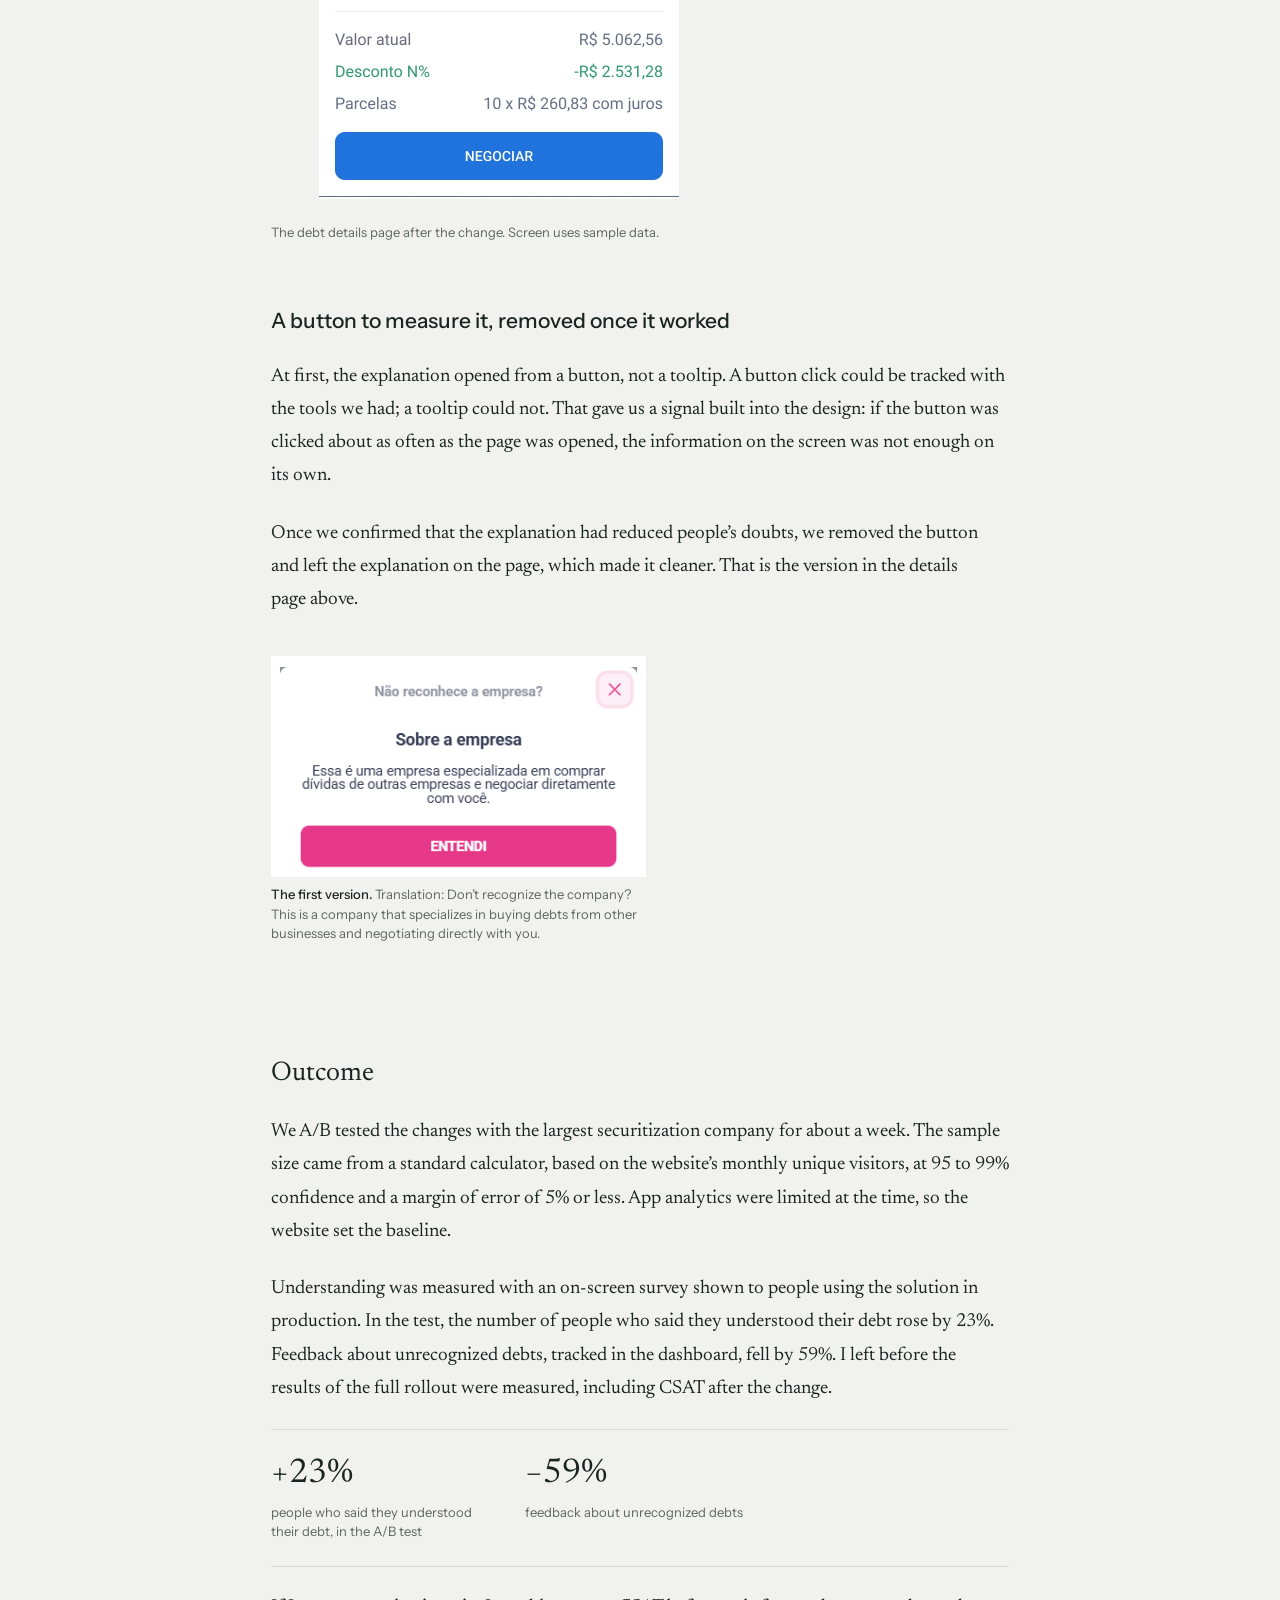
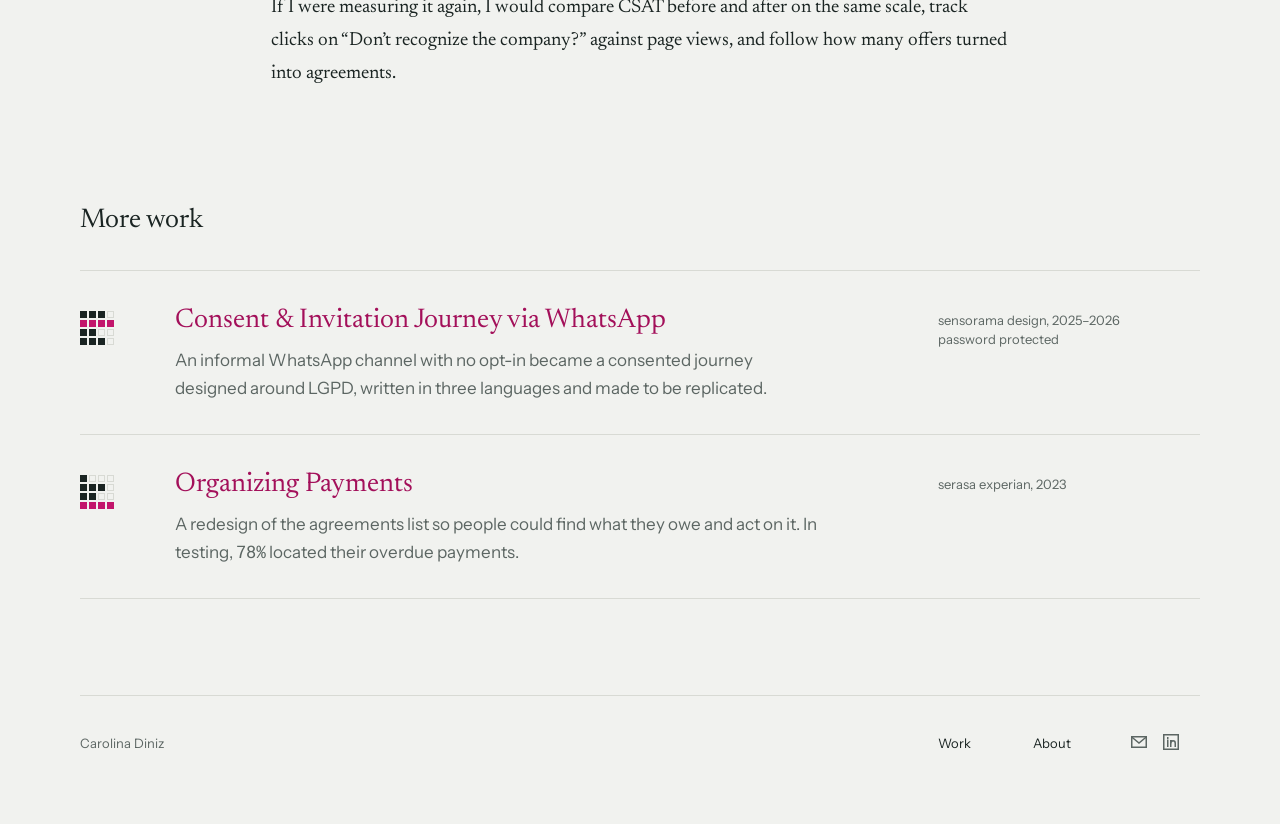
<file: work/unrecognized-debts.html>
<!doctype html>
<html lang="en">
<head>
<meta charset="utf-8">
<meta name="viewport" content="width=device-width, initial-scale=1, viewport-fit=cover">
<title>Unrecognized Debts, Carolina Diniz</title>
<meta name="description" content="Why people did not recognize the debts Serasa offered to renegotiate, found through a feedback dashboard I built, and how brand names and a plain explanation raised understanding by 23% in an A/B test.">
<!-- link preview -->
<link rel="canonical" href="https://carolinaesdiniz.com/work/unrecognized-debts.html">
<meta property="og:type" content="article">
<meta property="og:site_name" content="Carolina Diniz">
<meta property="og:title" content="Unrecognized Debts, a case study by Carolina Diniz">
<meta property="og:description" content="Why people did not recognize the debts Serasa offered to renegotiate, and how brand names and a plain explanation raised understanding by 23% in an A/B test.">
<meta property="og:url" content="https://carolinaesdiniz.com/work/unrecognized-debts.html">
<meta property="og:image" content="https://carolinaesdiniz.com/img/og/unrecognized-debts.png">
<meta property="og:image:width" content="1200">
<meta property="og:image:height" content="630">
<meta property="og:image:alt" content="The Unrecognized Debts glyph next to the case title, serasa experian, 2023.">
<meta name="twitter:card" content="summary_large_image">
<!-- /link preview -->
<link rel="icon" href="../favicon.svg" type="image/svg+xml">
<script src="../js/theme.js?v=20260927"></script>
<link rel="preconnect" href="https://fonts.googleapis.com">
<link rel="preconnect" href="https://fonts.gstatic.com" crossorigin>
<link rel="stylesheet" href="https://fonts.googleapis.com/css2?family=Instrument+Sans:wght@400;500&family=Newsreader:opsz,wght@6..72,400&display=swap">
<link rel="stylesheet" href="../css/tokens.css?v=20260927">
<link rel="stylesheet" href="../css/base.css?v=20260927">
<link rel="stylesheet" href="../css/glyph.css?v=20260927">
<link rel="stylesheet" href="../css/site.css?v=20260927">
<link rel="stylesheet" href="../css/case.css?v=20260927">
<link rel="stylesheet" href="../css/annot.css?v=20260927">
</head>
<body>

<header class="frame grid site-header">
  <a class="home-link" href="../index.html" aria-label="Carolina Diniz, home">
    <span data-glyph="carol" data-size="xs" aria-hidden="true"></span>
    <span>Carolina Diniz</span>
  </a>
  <div class="header-end">
    <nav class="site-nav" aria-label="Main">
      <a href="../index.html#work">Work</a>
      <a href="../about.html">About</a>
    </nav>
    <button class="icon-btn theme-toggle" type="button" aria-label="Switch theme">
      <svg class="i-moon" viewBox="0 0 20 20" aria-hidden="true" focusable="false"><path d="M16.25 12.25A6.5 6.5 0 0 1 7.75 3.75a6.5 6.5 0 1 0 8.5 8.5Z"/></svg>
      <svg class="i-sun" viewBox="0 0 20 20" aria-hidden="true" focusable="false"><circle cx="10" cy="10" r="3.25"/><path d="M10 2.5v2M10 15.5v2M2.5 10h2M15.5 10h2M4.7 4.7l1.4 1.4M13.9 13.9l1.4 1.4M4.7 15.3l1.4-1.4M13.9 6.1l1.4-1.4"/></svg><span class="theme-label">Dark</span>
    </button>
  </div>
</header>

<main class="case">

  <!-- Head: the glyph draws itself once, then stays still -->
  <header class="frame grid case-head">
    <div class="glyph-slot">
      <span data-glyph="unrecognized-debts" data-size="l" data-draw></span>
    </div>
    <div class="titles">
      <h1 class="t-case">Unrecognized Debts</h1>
      <p class="t-long">People were offered settlements for debts they did not recognize, owed to companies they had never heard of. I found the problem in a feedback dashboard I had built on my own, and it became the project.</p>
      <p class="t-meta">serasa experian, 2023</p>
    </div>
  </header>

  <!-- Role by phase: the same information as the glyph, in words -->
  <section class="frame grid role" aria-labelledby="role-title">
    <div class="case-wide">
      <h2 class="t-sub" id="role-title">My role</h2>
      <dl class="role-list">
        <div class="role-row">
          <dt>Research and discovery</dt>
          <dd class="level t-num">led with full autonomy, 4 of 4</dd>
          <dd class="did">A feedback dashboard I built on my own initiative, Hotjar surveys, support tickets and a second research wave.</dd>
        </div>
        <div class="role-row">
          <dt>Definition and strategy</dt>
          <dd class="level t-num">led, with input from others, 3 of 4</dd>
          <dd class="did">The root cause and the two fronts of work: writing and data.</dd>
        </div>
        <div class="role-row">
          <dt>Design and systems</dt>
          <dd class="level t-num">shared the work, 2 of 4</dd>
          <dd class="did">Shared with another designer on the squad; part of the final interface is his work.</dd>
        </div>
        <div class="role-row">
          <dt>Delivery and measurement</dt>
          <dd class="level t-num">shared the work, 2 of 4</dd>
          <dd class="did">A/B test and rollout with partners.</dd>
        </div>
      </dl>
    </div>
  </section>

  <aside class="frame grid legend" aria-label="Glyph legend">
    <div class="case-wide">
      <ul class="legend-keys">
        <li><svg width="7" height="7" viewBox="0 0 7 7" aria-hidden="true"><rect class="k-accent" width="7" height="7"/></svg>led with full autonomy</li>
        <li><svg width="7" height="7" viewBox="0 0 7 7" aria-hidden="true"><rect class="k-ink" width="7" height="7"/></svg>took part, shared, or led with input</li>
        <li><svg width="7" height="7" viewBox="0 0 7 7" aria-hidden="true"><rect class="k-empty" x=".5" y=".5" width="6" height="6"/></svg>not involved</li>
      </ul>
    </div>
  </aside>

  <section class="frame grid case-section" aria-labelledby="problem-title">
    <div class="case-col">
      <h2 class="t-section" id="problem-title">Problem</h2>
      <p class="t-long">Nobody asked for this project. I built a dashboard, on my own initiative, to classify and monitor what users reported through feedback. One complaint kept coming back: people did not recognize the debts Serasa showed them.</p>
      <figure class="case-figure">
        <table class="bars">
          <caption>Feedback reported by users, by type</caption>
          <tbody>
            <tr class="em"><th scope="row">Complaints</th><td><span class="track"><span class="fill" style="--v:50.68%"></span></span></td><td class="value">50.68%</td></tr>
            <tr><th scope="row">Compliments</th><td><span class="track"><span class="fill" style="--v:26.32%"></span></span></td><td class="value">26.32%</td></tr>
            <tr><th scope="row">Errors</th><td><span class="track"><span class="fill" style="--v:20%"></span></span></td><td class="value">20.00%</td></tr>
            <tr><th scope="row">Questions</th><td><span class="track"><span class="fill" style="--v:2.05%"></span></span></td><td class="value">2.05%</td></tr>
            <tr><th scope="row">Other</th><td><span class="track"><span class="fill" style="--v:0.94%"></span></span></td><td class="value">0.94%</td></tr>
          </tbody>
        </table>
        <figcaption>From the feedback dashboard built to classify and monitor the main pain points users reported, from questions and complaints to compliments and bugs.</figcaption>
      </figure>
      <ul class="quotes" aria-label="Feedback responses, translated from Portuguese">
        <li><blockquote>I need to know which company this debt originally came from.</blockquote><p class="t-meta">feedback response #23427</p></li>
        <li><blockquote>I don’t know what this company I supposedly owe is.</blockquote><p class="t-meta">feedback response #23253</p></li>
        <li><blockquote>I don’t know this debt. There’s no detail about what it is.</blockquote><p class="t-meta">feedback response #23316</p></li>
        <li><blockquote>I didn’t understand anything.</blockquote><p class="t-meta">feedback response #23460</p></li>
      </ul>
      <p class="t-meta">Feedback translated from Portuguese.</p>
      <p class="t-long">The first goal was customer satisfaction: CSAT on the portal stood at <span class="t-num">2.9</span> out of 5. Renegotiation depends on trust. People need to know a debt is theirs before they agree to pay it.</p>
      <p class="t-long">Surveys showed that <span class="t-num">49.8%</span> of users did not recognize the debt they were being offered, and <span class="t-num">68%</span> did not recognize the company behind it, especially securitization companies and telecoms. In a second research wave, the share of people who did not recognize the company rose to <span class="t-num">73%</span>.</p>
      <figure class="case-figure">
        <table class="bars">
          <caption>What didn’t you recognize?</caption>
          <tbody>
            <tr class="em"><th scope="row">The company</th><td><span class="track"><span class="fill" style="--v:68%"></span></span></td><td class="value">68%</td></tr>
            <tr><th scope="row">The amount</th><td><span class="track"><span class="fill" style="--v:36%"></span></span></td><td class="value">36%</td></tr>
            <tr><th scope="row">All other reasons</th><td><span class="track"><span class="fill" style="--v:10%"></span></span></td><td class="value">&lt;10%</td></tr>
          </tbody>
        </table>
        <figcaption>Respondents could choose more than one answer. All other reasons combined came to less than <span class="t-num">10%</span>.</figcaption>
      </figure>
      <p class="t-long">Support heard the same thing, in longer words.</p>
      <ul class="quotes quotes--long" aria-label="Messages to customer support, translated from Portuguese">
        <li><blockquote>I have a large debt in my name. The company Ipanema is collecting it, a company I don’t know, and I also don’t know the amount of this debt, since I never used my name for large deals. Please contact me for more information.</blockquote><p class="t-meta">message to customer support</p></li>
        <li><blockquote>I have two debts in my overdue bills that I don’t recognize. One from Vivo for 30.26 that makes no sense: I’m on a Vivo family plan and the billing CPF is my father’s, never mine. Another from Claro for 786.90, and not even Claro can tell me what it is.</blockquote><p class="t-meta">message to customer support</p></li>
      </ul>
      <p class="t-long">The root cause was in how debts were named. The portal showed the legal names partners had registered, such as “Itapeva XII Multicarteira Fundo de Investimentos em Direitos Creditórios NP”, instead of the brands people knew. Many debts had also been sold to securitization companies, and few people understood what those were or how they related to the original creditor.</p>
    </div>
  </section>

  <section class="frame grid case-section" aria-labelledby="constraints-title">
    <div class="case-col">
      <h2 class="t-section" id="constraints-title">Constraints</h2>
      <p class="t-long">Debts reached the portal through a B2B platform run by a separate business unit, where partners registered their own names and logos. Nothing treated those names on the way: whatever a partner typed was what people saw.</p>
      <p class="t-long">Logos came from the partners too, in a quality defined by contract, and partners kept them up to date through the same platform. Every Serasa project also went through a legal review, and the legal name had to stay visible, both to identify the company and for legal reasons.</p>
      <p class="t-long">The design system had grown since my previous project, but it was still far from complete.</p>
    </div>
  </section>

  <section class="frame grid case-section" aria-labelledby="decisions-title">
    <div class="case-col">
      <h2 class="t-section" id="decisions-title">Decisions</h2>
      <p class="t-long">We worked on two fronts at once: data, so the names people saw were the ones they knew, and writing, so the page explained who was collecting and why.</p>

      <h3 class="t-sub">Brand names, fixed at the source</h3>
      <p class="t-long">Business teams mapped the partners with unclear names and built a list from legal name to brand name, and the backend team updated them in the database. Every debt already arrived with a name and a logo, so there was no case of a debt without one. The work was making that name recognizable.</p>
      <figure class="case-figure">
        <picture>
          <source srcset="../img/unrecognized-debts/data-strategy-before-after-dark.webp" media="(prefers-color-scheme: dark)">
          <img class="bare" src="../img/unrecognized-debts/data-strategy-before-after.webp" width="1076" height="806" loading="lazy" alt="A debt offer card before and after. Before, the origin reads as a truncated legal fund name, ‘BoletoFlex Fundo de Investimento em Direitos Creditórios Financeiro’. After, it reads simply ‘Origem BoletoFlex’.">
        </picture>
        <figcaption>The same offer card before and after: the legal name of the fund gives way to the brand people know.</figcaption>
      </figure>

      <h3 class="t-sub">The current holder’s logo, the original creditor in words</h3>
      <p class="t-long">The logo on the card belongs to the partner that holds the debt today. Showing the original creditor’s logo as well would have meant Serasa treating and maintaining images it did not own, and it would have opened room for irregularities. So the original creditor appears as text.</p>

      <h3 class="t-sub">The legal name stays, with an explanation next to it</h3>
      <p class="t-long">The legal name could not go, so the details page explains it instead. It says which company issued the debt and which one bought it, and what a company that buys debts does.</p>
    </div>
    <figure class="annot case-wide">
      <div class="annot-stage" style="--w:360px">
        <div class="annot-rail">
          <button type="button" class="annot-mark" data-n="1" style="--t:11.2%;--h:15.7%" aria-pressed="false" aria-label="Note 1"><span class="annot-num">1</span></button>
          <button type="button" class="annot-mark" data-n="2" style="--t:27.8%;--h:4.2%" aria-pressed="false" aria-label="Note 2"><span class="annot-num">2</span></button>
          <button type="button" class="annot-mark" data-n="3" style="--t:37.0%;--h:3.6%" aria-pressed="false" aria-label="Note 3"><span class="annot-num">3</span></button>
          <button type="button" class="annot-mark" data-n="2" style="--t:49.7%;--h:4.2%" aria-pressed="false" aria-label="Note 2"><span class="annot-num">2</span></button>
        </div>
        <div class="annot-screen">
          <img src="../img/unrecognized-debts/screen-debt-details.webp" width="720" height="3484" loading="lazy" alt="The debt details page in Portuguese. A block shows the debt moving from Banco Santander to Recovery, followed by sections on the partner company, with a short explanation of what it does, and on the original company.">
          <span class="annot-region" data-n="1" style="--t:11.2%;--h:15.7%" aria-hidden="true"></span>
          <span class="annot-region" data-n="2" style="--t:27.8%;--h:4.2%" aria-hidden="true"></span>
          <span class="annot-region" data-n="3" style="--t:37.0%;--h:3.6%" aria-hidden="true"></span>
          <span class="annot-region" data-n="2" style="--t:49.7%;--h:4.2%" aria-hidden="true"></span>
        </div>
      </div>
      <ol class="annot-notes">
        <li data-n="1"><span class="annot-num" aria-hidden="true">1</span><span><strong>The transfer, in one sentence.</strong> “This overdue bill from Banco Santander was bought by Recovery.” Who issued the debt and who holds it now, side by side.</span></li>
        <li data-n="2"><span class="annot-num" aria-hidden="true">2</span><span><strong>Sections that say what they are for.</strong> When a debt has been sold, the partner company and the original company each get their own section, with a line explaining it.</span></li>
        <li data-n="3"><span class="annot-num" aria-hidden="true">3</span><span><strong>What a securitization company is.</strong> “Some companies specialize in buying debts from other companies and can negotiate directly with you.”</span></li>
      </ol>
      <figcaption>The debt details page after the change. Screen uses sample data.</figcaption>
    </figure>
    <div class="case-col">
      <h3 class="t-sub">A button to measure it, removed once it worked</h3>
      <p class="t-long">At first, the explanation opened from a button, not a tooltip. A button click could be tracked with the tools we had; a tooltip could not. That gave us a signal built into the design: if the button was clicked about as often as the page was opened, the information on the screen was not enough on its own.</p>
      <p class="t-long">Once we confirmed that the explanation had reduced people’s doubts, we removed the button and left the explanation on the page, which made it cleaner. That is the version in the details page above.</p>
      <figure class="case-figure case-figure--screens">
        <div class="screens">
          <figure class="screen" style="--w:375px">
            <img src="../img/unrecognized-debts/writing-dialog.webp" width="375" height="221" loading="lazy"
                 alt="Dialog in Portuguese titled ‘Don’t recognize the company?’, with an ‘About the company’ explanation and an ‘Got it’ button.">
            <figcaption><strong>The first version.</strong> Translation: Don’t recognize the company? This is a company that specializes in buying debts from other businesses and negotiating directly with you.</figcaption>
          </figure>
        </div>
      </figure>
    </div>
  </section>

  <section class="frame grid case-section" aria-labelledby="outcome-title">
    <div class="case-col">
      <h2 class="t-section" id="outcome-title">Outcome</h2>
      <p class="t-long">We A/B tested the changes with the largest securitization company for about a week. The sample size came from a standard calculator, based on the website’s monthly unique visitors, at 95 to 99% confidence and a margin of error of 5% or less. App analytics were limited at the time, so the website set the baseline.</p>
      <p class="t-long">Understanding was measured with an on-screen survey shown to people using the solution in production. In the test, the number of people who said they understood their debt rose by <span class="t-num">23%</span>. Feedback about unrecognized debts, tracked in the dashboard, fell by <span class="t-num">59%</span>. I left before the results of the full rollout were measured, including CSAT after the change.</p>
      <dl class="results">
        <div><dt>people who said they understood their debt, in the A/B test</dt><dd>+23%</dd></div>
        <div><dt>feedback about unrecognized debts</dt><dd>−59%</dd></div>
      </dl>
      <p class="t-long">If I were measuring it again, I would compare CSAT before and after on the same scale, track clicks on “Don’t recognize the company?” against page views, and follow how many offers turned into agreements.</p>
    </div>
  </section>

  <section class="frame more" aria-labelledby="more-title">
    <h2 class="t-section" id="more-title">More work</h2>
    <ul class="work-list">
      <li class="grid work-item">
        <div class="glyph-slot"><span data-glyph="whatsapp-consent-journey" data-size="s"></span></div>
        <div class="summary">
          <h3 class="t-section title"><a href="whatsapp-consent-journey.html">Consent &amp; Invitation Journey via WhatsApp</a></h3>
          <p class="t-body">An informal WhatsApp channel with no opt-in became a consented journey designed around LGPD, written in three languages and made to be replicated.</p>
        </div>
        <p class="t-meta meta">sensorama design, 2025–2026<br>password protected</p>
      </li>
      <li class="grid work-item">
        <div class="glyph-slot"><span data-glyph="organizing-payments" data-size="s"></span></div>
        <div class="summary">
          <h3 class="t-section title"><a href="organizing-payments.html">Organizing Payments</a></h3>
          <p class="t-body">A redesign of the agreements list so people could find what they owe and act on it. In testing, <span class="t-num">78%</span> located their overdue payments.</p>
        </div>
        <p class="t-meta meta">serasa experian, 2023</p>
      </li>
    </ul>
  </section>

</main>

<footer class="frame">
  <div class="grid site-footer">
    <p class="t-meta">Carolina Diniz</p>
    <div class="footer-end">
      <nav aria-label="Footer">
        <a href="../index.html#work">Work</a>
        <a href="../about.html">About</a>
      </nav>
      <ul class="contact" aria-label="Contact">
        <li><a class="icon-btn" href="mailto:carolinaesdiniz@gmail.com" aria-label="Email, carolinaesdiniz@gmail.com" title="carolinaesdiniz@gmail.com"><svg viewBox="0 0 20 20" aria-hidden="true" focusable="false"><rect x="2.75" y="4.75" width="14.5" height="10.5"/><path d="M3 5.25l7 5.75 7-5.75"/></svg></a></li>
        <li><a class="icon-btn" href="https://www.linkedin.com/in/carolinaesdiniz/" rel="me" aria-label="LinkedIn" title="LinkedIn"><svg viewBox="0 0 20 20" aria-hidden="true" focusable="false"><rect x="2.75" y="2.75" width="14.5" height="14.5"/><path d="M6.75 8.75v5.5M6.75 5.75v1M9.75 14.25v-5.5M9.75 11.25c0-1.5 1-2.5 2.25-2.5s2.25 1 2.25 2.5v3"/></svg></a></li>
      </ul>
    </div>
  </div>
</footer>

<script src="../js/data.js?v=20260927"></script>
<script src="../js/glyph.js?v=20260927"></script>
<script src="../js/annot.js?v=20260927"></script>
</body>
</html>
</file>
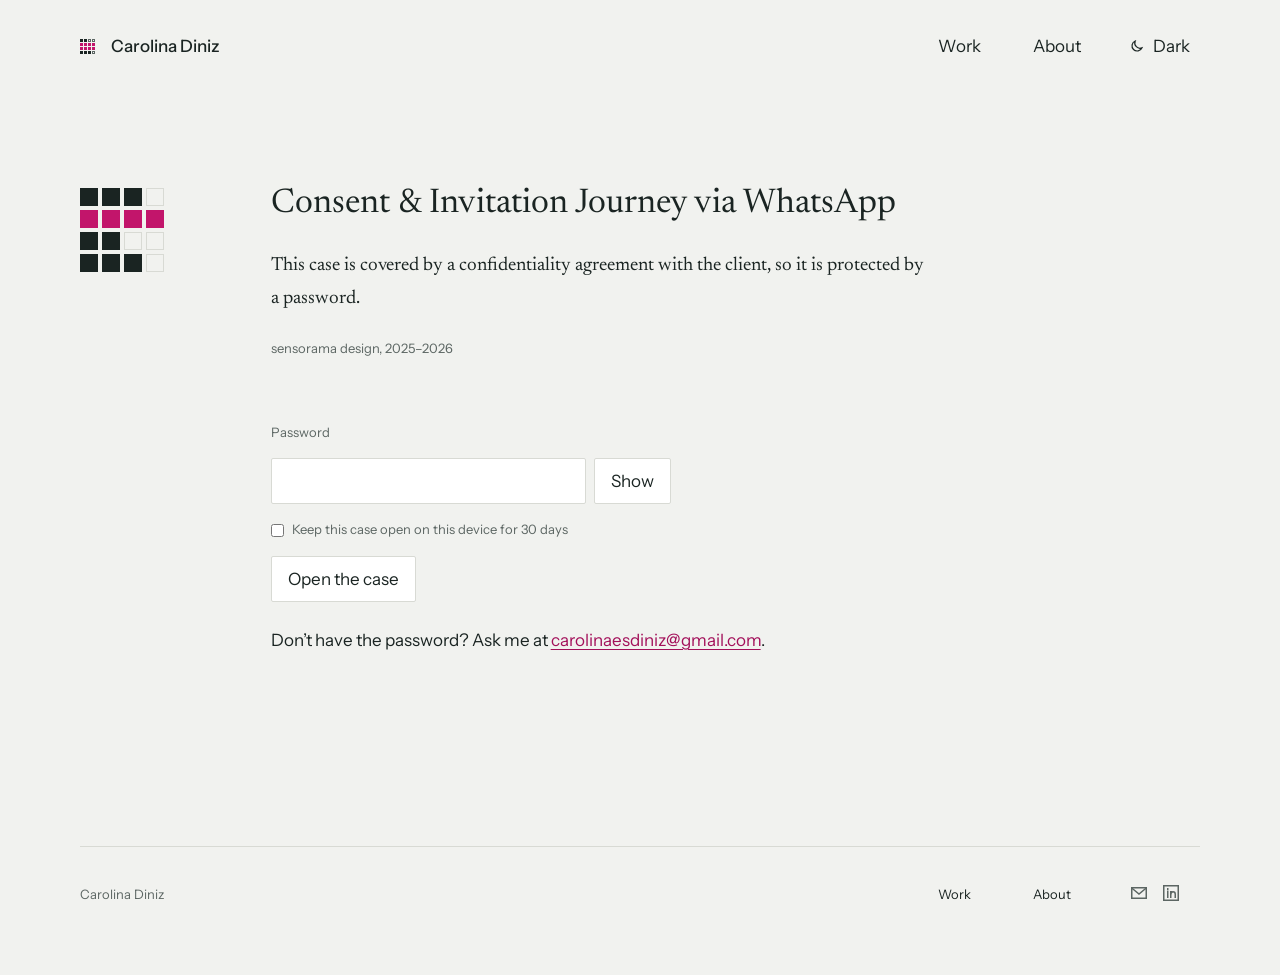
<file: work/whatsapp-consent-journey.html>
<!doctype html>
<html lang="en">
<head>
<meta charset="utf-8">
<meta name="viewport" content="width=device-width, initial-scale=1, viewport-fit=cover">
<title>Consent &amp; Invitation Journey via WhatsApp, Carolina Diniz</title>
<meta name="robots" content="noindex">
<meta name="description" content="A case study protected by a client confidentiality agreement. Work done at Sensorama Design.">
<!-- link preview -->
<link rel="canonical" href="https://carolinaesdiniz.com/work/whatsapp-consent-journey.html">
<meta property="og:type" content="article">
<meta property="og:site_name" content="Carolina Diniz">
<meta property="og:title" content="Consent &amp; Invitation Journey via WhatsApp, a case study by Carolina Diniz">
<meta property="og:description" content="Turning an informal WhatsApp invitation channel for healthcare professionals into a consented journey designed around LGPD.">
<meta property="og:url" content="https://carolinaesdiniz.com/work/whatsapp-consent-journey.html">
<meta property="og:image" content="https://carolinaesdiniz.com/img/og/whatsapp-consent-journey.png">
<meta property="og:image:width" content="1200">
<meta property="og:image:height" content="630">
<meta property="og:image:alt" content="The Consent &amp; Invitation Journey glyph next to the case title, sensorama design, 2025–2026.">
<meta name="twitter:card" content="summary_large_image">
<!-- /link preview -->
<link rel="icon" href="../favicon.svg" type="image/svg+xml">
<script src="../js/theme.js?v=20260927"></script>
<link rel="preconnect" href="https://fonts.googleapis.com">
<link rel="preconnect" href="https://fonts.gstatic.com" crossorigin>
<link rel="stylesheet" href="https://fonts.googleapis.com/css2?family=Instrument+Sans:wght@400;500&family=Newsreader:opsz,wght@6..72,400&display=swap">
<link rel="stylesheet" href="../css/tokens.css?v=20260927">
<link rel="stylesheet" href="../css/base.css?v=20260927">
<link rel="stylesheet" href="../css/glyph.css?v=20260927">
<link rel="stylesheet" href="../css/site.css?v=20260927">
<link rel="stylesheet" href="../css/case.css?v=20260927">
<style>
  /* Password prompt: same column as the case text, hairline + space, no shadow */
  .lock { padding-bottom: var(--s12); }
  .lock .case-col { display: grid; gap: var(--s3); }
  .lock form { display: grid; gap: var(--s2); max-width: 400px; }
  .lock label { font-size: var(--fs-meta); line-height: var(--lh-meta); color: var(--text-2); }
  .lock .field { display: flex; gap: var(--s1); }
  .lock input[type="password"], .lock input[type="text"] {
    flex: 1; min-width: 0;
    font: inherit; font-size: var(--fs-body); line-height: var(--lh-body);
    color: var(--ink); background: var(--surface);
    border: var(--rule); border-radius: var(--radius);
    padding: var(--s1) var(--s2);
  }
  .lock input:hover { border-color: var(--ink); }
  .lock .remember { display: flex; gap: var(--s1); align-items: center; font-size: var(--fs-meta); line-height: var(--lh-meta); color: var(--text-2); }
  .lock .remember input { accent-color: var(--accent); margin: 0; }
  .lock .error { margin: 0; font-size: var(--fs-meta); line-height: var(--lh-meta); color: var(--accent-text); }
  .lock .error:empty { display: none; }
  .hidden { display: none !important; }
</style>
</head>
<body>

<header class="frame grid site-header">
  <a class="home-link" href="../index.html" aria-label="Carolina Diniz, home">
    <span data-glyph="carol" data-size="xs" aria-hidden="true"></span>
    <span>Carolina Diniz</span>
  </a>
  <div class="header-end">
    <nav class="site-nav" aria-label="Main">
      <a href="../index.html#work">Work</a>
      <a href="../about.html">About</a>
    </nav>
    <button class="icon-btn theme-toggle" type="button" aria-label="Switch theme">
      <svg class="i-moon" viewBox="0 0 20 20" aria-hidden="true" focusable="false"><path d="M16.25 12.25A6.5 6.5 0 0 1 7.75 3.75a6.5 6.5 0 1 0 8.5 8.5Z"/></svg>
      <svg class="i-sun" viewBox="0 0 20 20" aria-hidden="true" focusable="false"><circle cx="10" cy="10" r="3.25"/><path d="M10 2.5v2M10 15.5v2M2.5 10h2M15.5 10h2M4.7 4.7l1.4 1.4M13.9 13.9l1.4 1.4M4.7 15.3l1.4-1.4M13.9 6.1l1.4-1.4"/></svg><span class="theme-label">Dark</span>
    </button>
  </div>
</header>

<main class="case">
  <header class="frame grid case-head">
    <div class="glyph-slot">
      <span data-glyph="whatsapp-consent-journey" data-size="l"></span>
    </div>
    <div class="titles">
      <h1 class="t-case">Consent &amp; Invitation Journey via WhatsApp</h1>
      <p class="t-long">This case is covered by a confidentiality agreement with the client, so it is protected by a password.</p>
      <p class="t-meta">sensorama design, 2025–2026</p>
    </div>
  </header>

  <section class="frame grid lock" aria-labelledby="lock-title">
    <div class="case-col">
      <h2 class="visually-hidden" id="lock-title">Password</h2>
      <form id="staticrypt-form" action="#" method="post">
        <label for="staticrypt-password">Password</label>
        <div class="field">
          <input id="staticrypt-password" type="password" name="password" autocomplete="current-password" required>
          <button type="button" id="toggle" aria-controls="staticrypt-password" aria-pressed="false">Show</button>
        </div>
        <label id="staticrypt-remember-label" class="remember hidden">
          <input id="staticrypt-remember" type="checkbox" name="remember">
          Keep this case open on this device for 30 days
        </label>
        <p class="error" id="error" role="alert"></p>
        <div><button type="submit">Open the case</button></div>
      </form>
      <p class="t-body">Don’t have the password? Ask me at <a href="mailto:carolinaesdiniz@gmail.com?subject=Password%20for%20the%20WhatsApp%20case">carolinaesdiniz@gmail.com</a>.</p>
    </div>
  </section>
</main>

<footer class="frame">
  <div class="grid site-footer">
    <p class="t-meta">Carolina Diniz</p>
    <div class="footer-end">
      <nav aria-label="Footer">
        <a href="../index.html#work">Work</a>
        <a href="../about.html">About</a>
      </nav>
      <ul class="contact" aria-label="Contact">
        <li><a class="icon-btn" href="mailto:carolinaesdiniz@gmail.com" aria-label="Email, carolinaesdiniz@gmail.com" title="carolinaesdiniz@gmail.com"><svg viewBox="0 0 20 20" aria-hidden="true" focusable="false"><rect x="2.75" y="4.75" width="14.5" height="10.5"/><path d="M3 5.25l7 5.75 7-5.75"/></svg></a></li>
        <li><a class="icon-btn" href="https://www.linkedin.com/in/carolinaesdiniz/" rel="me" aria-label="LinkedIn" title="LinkedIn"><svg viewBox="0 0 20 20" aria-hidden="true" focusable="false"><rect x="2.75" y="2.75" width="14.5" height="14.5"/><path d="M6.75 8.75v5.5M6.75 5.75v1M9.75 14.25v-5.5M9.75 11.25c0-1.5 1-2.5 2.25-2.5s2.25 1 2.25 2.5v3"/></svg></a></li>
      </ul>
    </div>
  </div>
</footer>

<script src="../js/data.js?v=20260927"></script>
<script src="../js/glyph.js?v=20260927"></script>
<script>
  // Filled in by StatiCrypt when the page is built
  const staticryptInitiator = ((function(){
  const exports = {};
  const cryptoEngine = ((function(){
  const exports = {};
  const { subtle } = crypto;

const IV_BITS = 16 * 8;
const HEX_BITS = 4;
const ENCRYPTION_ALGO = "AES-CBC";

/**
 * Translates between utf8 encoded hexadecimal strings
 * and Uint8Array bytes.
 */
const HexEncoder = {
    /**
     * hex string -> bytes
     * @param {string} hexString
     * @returns {Uint8Array}
     */
    parse: function (hexString) {
        if (hexString.length % 2 !== 0) throw "Invalid hexString";
        const arrayBuffer = new Uint8Array(hexString.length / 2);

        for (let i = 0; i < hexString.length; i += 2) {
            const byteValue = parseInt(hexString.substring(i, i + 2), 16);
            if (isNaN(byteValue)) {
                throw "Invalid hexString";
            }
            arrayBuffer[i / 2] = byteValue;
        }
        return arrayBuffer;
    },

    /**
     * bytes -> hex string
     * @param {Uint8Array} bytes
     * @returns {string}
     */
    stringify: function (bytes) {
        const hexBytes = [];

        for (let i = 0; i < bytes.length; ++i) {
            let byteString = bytes[i].toString(16);
            if (byteString.length < 2) {
                byteString = "0" + byteString;
            }
            hexBytes.push(byteString);
        }
        return hexBytes.join("");
    },
};

/**
 * Translates between utf8 strings and Uint8Array bytes.
 */
const UTF8Encoder = {
    parse: function (str) {
        return new TextEncoder().encode(str);
    },

    stringify: function (bytes) {
        return new TextDecoder().decode(bytes);
    },
};

/**
 * Salt and encrypt a msg with a password.
 */
async function encrypt(msg, hashedPassword) {
    // Must be 16 bytes, unpredictable, and preferably cryptographically random. However, it need not be secret.
    // https://developer.mozilla.org/en-US/docs/Web/API/SubtleCrypto/encrypt#parameters
    const iv = crypto.getRandomValues(new Uint8Array(IV_BITS / 8));

    const key = await subtle.importKey("raw", HexEncoder.parse(hashedPassword), ENCRYPTION_ALGO, false, ["encrypt"]);

    const encrypted = await subtle.encrypt(
        {
            name: ENCRYPTION_ALGO,
            iv: iv,
        },
        key,
        UTF8Encoder.parse(msg)
    );

    // iv will be 32 hex characters, we prepend it to the ciphertext for use in decryption
    return HexEncoder.stringify(iv) + HexEncoder.stringify(new Uint8Array(encrypted));
}
exports.encrypt = encrypt;

/**
 * Decrypt a salted msg using a password.
 *
 * @param {string} encryptedMsg
 * @param {string} hashedPassword
 * @returns {Promise<string>}
 */
async function decrypt(encryptedMsg, hashedPassword) {
    const ivLength = IV_BITS / HEX_BITS;
    const iv = HexEncoder.parse(encryptedMsg.substring(0, ivLength));
    const encrypted = encryptedMsg.substring(ivLength);

    const key = await subtle.importKey("raw", HexEncoder.parse(hashedPassword), ENCRYPTION_ALGO, false, ["decrypt"]);

    const outBuffer = await subtle.decrypt(
        {
            name: ENCRYPTION_ALGO,
            iv: iv,
        },
        key,
        HexEncoder.parse(encrypted)
    );

    return UTF8Encoder.stringify(new Uint8Array(outBuffer));
}
exports.decrypt = decrypt;

/**
 * Salt and hash the password so it can be stored in localStorage without opening a password reuse vulnerability.
 *
 * @param {string} password
 * @param {string} salt
 * @returns {Promise<string>}
 */
async function hashPassword(password, salt) {
    // we hash the password in multiple steps, each adding more iterations. This is because we used to allow less
    // iterations, so for backward compatibility reasons, we need to support going from that to more iterations.
    let hashedPassword = await hashLegacyRound(password, salt);

    hashedPassword = await hashSecondRound(hashedPassword, salt);

    return hashThirdRound(hashedPassword, salt);
}
exports.hashPassword = hashPassword;

/**
 * This hashes the password with 1k iterations. This is a low number, we need this function to support backwards
 * compatibility.
 *
 * @param {string} password
 * @param {string} salt
 * @returns {Promise<string>}
 */
function hashLegacyRound(password, salt) {
    return pbkdf2(password, salt, 1000, "SHA-1");
}
exports.hashLegacyRound = hashLegacyRound;

/**
 * Add a second round of iterations. This is because we used to use 1k, so for backwards compatibility with
 * remember-me/autodecrypt links, we need to support going from that to more iterations.
 *
 * @param hashedPassword
 * @param salt
 * @returns {Promise<string>}
 */
function hashSecondRound(hashedPassword, salt) {
    return pbkdf2(hashedPassword, salt, 14000, "SHA-256");
}
exports.hashSecondRound = hashSecondRound;

/**
 * Add a third round of iterations to bring total number to 600k. This is because we used to use 1k, then 15k, so for
 * backwards compatibility with remember-me/autodecrypt links, we need to support going from that to more iterations.
 *
 * @param hashedPassword
 * @param salt
 * @returns {Promise<string>}
 */
function hashThirdRound(hashedPassword, salt) {
    return pbkdf2(hashedPassword, salt, 585000, "SHA-256");
}
exports.hashThirdRound = hashThirdRound;

/**
 * Salt and hash the password so it can be stored in localStorage without opening a password reuse vulnerability.
 *
 * @param {string} password
 * @param {string} salt
 * @param {int} iterations
 * @param {string} hashAlgorithm
 * @returns {Promise<string>}
 */
async function pbkdf2(password, salt, iterations, hashAlgorithm) {
    const key = await subtle.importKey("raw", UTF8Encoder.parse(password), "PBKDF2", false, ["deriveBits"]);

    const keyBytes = await subtle.deriveBits(
        {
            name: "PBKDF2",
            hash: hashAlgorithm,
            iterations,
            salt: UTF8Encoder.parse(salt),
        },
        key,
        256
    );

    return HexEncoder.stringify(new Uint8Array(keyBytes));
}

function generateRandomSalt() {
    const bytes = crypto.getRandomValues(new Uint8Array(128 / 8));

    return HexEncoder.stringify(new Uint8Array(bytes));
}
exports.generateRandomSalt = generateRandomSalt;

async function signMessage(hashedPassword, message) {
    const key = await subtle.importKey(
        "raw",
        HexEncoder.parse(hashedPassword),
        {
            name: "HMAC",
            hash: "SHA-256",
        },
        false,
        ["sign"]
    );
    const signature = await subtle.sign("HMAC", key, UTF8Encoder.parse(message));

    return HexEncoder.stringify(new Uint8Array(signature));
}
exports.signMessage = signMessage;

function getRandomAlphanum() {
    const possibleCharacters = "abcdefghijklmnopqrstuvwxyzABCDEFGHIJKLMNOPQRSTUVWXYZ0123456789";

    let byteArray;
    let parsedInt;

    // Keep generating new random bytes until we get a value that falls
    // within a range that can be evenly divided by possibleCharacters.length
    do {
        byteArray = crypto.getRandomValues(new Uint8Array(1));
        // extract the lowest byte to get an int from 0 to 255 (probably unnecessary, since we're only generating 1 byte)
        parsedInt = byteArray[0] & 0xff;
    } while (parsedInt >= 256 - (256 % possibleCharacters.length));

    // Take the modulo of the parsed integer to get a random number between 0 and totalLength - 1
    const randomIndex = parsedInt % possibleCharacters.length;

    return possibleCharacters[randomIndex];
}

/**
 * Generate a random string of a given length.
 *
 * @param {int} length
 * @returns {string}
 */
function generateRandomString(length) {
    let randomString = "";

    for (let i = 0; i < length; i++) {
        randomString += getRandomAlphanum();
    }

    return randomString;
}
exports.generateRandomString = generateRandomString;

  return exports;
})());
const codec = ((function(){
  const exports = {};
  /**
 * Initialize the codec with the provided cryptoEngine - this return functions to encode and decode messages.
 *
 * @param cryptoEngine - the engine to use for encryption / decryption
 */
function init(cryptoEngine) {
    const exports = {};

    /**
     * Top-level function for encoding a message.
     * Includes password hashing, encryption, and signing.
     *
     * @param {string} msg
     * @param {string} password
     * @param {string} salt
     *
     * @returns {string} The encoded text
     */
    async function encode(msg, password, salt) {
        const hashedPassword = await cryptoEngine.hashPassword(password, salt);

        const encrypted = await cryptoEngine.encrypt(msg, hashedPassword);

        // we use the hashed password in the HMAC because this is effectively what will be used a password (so we can store
        // it in localStorage safely, we don't use the clear text password)
        const hmac = await cryptoEngine.signMessage(hashedPassword, encrypted);

        return hmac + encrypted;
    }
    exports.encode = encode;

    /**
     * Encode using a password that has already been hashed. This is useful to encode multiple messages in a row, that way
     * we don't need to hash the password multiple times.
     *
     * @param {string} msg
     * @param {string} hashedPassword
     *
     * @returns {string} The encoded text
     */
    async function encodeWithHashedPassword(msg, hashedPassword) {
        const encrypted = await cryptoEngine.encrypt(msg, hashedPassword);

        // we use the hashed password in the HMAC because this is effectively what will be used a password (so we can store
        // it in localStorage safely, we don't use the clear text password)
        const hmac = await cryptoEngine.signMessage(hashedPassword, encrypted);

        return hmac + encrypted;
    }
    exports.encodeWithHashedPassword = encodeWithHashedPassword;

    /**
     * Top-level function for decoding a message.
     * Includes signature check and decryption.
     *
     * @param {string} signedMsg
     * @param {string} hashedPassword
     * @param {string} salt
     * @param {int} backwardCompatibleAttempt
     * @param {string} originalPassword
     *
     * @returns {Object} {success: true, decoded: string} | {success: false, message: string}
     */
    async function decode(signedMsg, hashedPassword, salt, backwardCompatibleAttempt = 0, originalPassword = "") {
        const encryptedHMAC = signedMsg.substring(0, 64);
        const encryptedMsg = signedMsg.substring(64);
        const decryptedHMAC = await cryptoEngine.signMessage(hashedPassword, encryptedMsg);

        if (decryptedHMAC !== encryptedHMAC) {
            // we have been raising the number of iterations in the hashing algorithm multiple times, so to support the old
            // remember-me/autodecrypt links we need to try bringing the old hashes up to speed.
            originalPassword = originalPassword || hashedPassword;
            if (backwardCompatibleAttempt === 0) {
                const updatedHashedPassword = await cryptoEngine.hashThirdRound(originalPassword, salt);

                return decode(signedMsg, updatedHashedPassword, salt, backwardCompatibleAttempt + 1, originalPassword);
            }
            if (backwardCompatibleAttempt === 1) {
                let updatedHashedPassword = await cryptoEngine.hashSecondRound(originalPassword, salt);
                updatedHashedPassword = await cryptoEngine.hashThirdRound(updatedHashedPassword, salt);

                return decode(signedMsg, updatedHashedPassword, salt, backwardCompatibleAttempt + 1, originalPassword);
            }

            return { success: false, message: "Signature mismatch" };
        }

        return {
            success: true,
            decoded: await cryptoEngine.decrypt(encryptedMsg, hashedPassword),
        };
    }
    exports.decode = decode;

    return exports;
}
exports.init = init;

  return exports;
})());
const decode = codec.init(cryptoEngine).decode;

/**
 * Initialize the staticrypt module, that exposes functions callbable by the password_template.
 *
 * @param {{
 *  staticryptEncryptedMsgUniqueVariableName: string,
 *  isRememberEnabled: boolean,
 *  rememberDurationInDays: number,
 *  staticryptSaltUniqueVariableName: string,
 * }} staticryptConfig - object of data that is stored on the password_template at encryption time.
 *
 * @param {{
 *  rememberExpirationKey: string,
 *  rememberPassphraseKey: string,
 *  replaceHtmlCallback: function,
 *  clearLocalStorageCallback: function,
 * }} templateConfig - object of data that can be configured by a custom password_template.
 */
function init(staticryptConfig, templateConfig) {
    const exports = {};

    /**
     * Decrypt our encrypted page, replace the whole HTML.
     *
     * @param {string} hashedPassword
     * @returns {Promise<boolean>}
     */
    async function decryptAndReplaceHtml(hashedPassword) {
        const { staticryptEncryptedMsgUniqueVariableName, staticryptSaltUniqueVariableName } = staticryptConfig;
        const { replaceHtmlCallback } = templateConfig;

        const result = await decode(
            staticryptEncryptedMsgUniqueVariableName,
            hashedPassword,
            staticryptSaltUniqueVariableName
        );
        if (!result.success) {
            return false;
        }
        const plainHTML = result.decoded;

        // if the user configured a callback call it, otherwise just replace the whole HTML
        if (typeof replaceHtmlCallback === "function") {
            replaceHtmlCallback(plainHTML);
        } else {
            document.write(plainHTML);
            document.close();
        }

        return true;
    }

    /**
     * Attempt to decrypt the page and replace the whole HTML.
     *
     * @param {string} password
     * @param {boolean} isRememberChecked
     *
     * @returns {Promise<{isSuccessful: boolean, hashedPassword?: string}>} - we return an object, so that if we want to
     *   expose more information in the future we can do it without breaking the password_template
     */
    async function handleDecryptionOfPage(password, isRememberChecked) {
        const { staticryptSaltUniqueVariableName } = staticryptConfig;

        // decrypt and replace the whole page
        const hashedPassword = await cryptoEngine.hashPassword(password, staticryptSaltUniqueVariableName);
        return handleDecryptionOfPageFromHash(hashedPassword, isRememberChecked);
    }
    exports.handleDecryptionOfPage = handleDecryptionOfPage;

    async function handleDecryptionOfPageFromHash(hashedPassword, isRememberChecked) {
        const { isRememberEnabled, rememberDurationInDays } = staticryptConfig;
        const { rememberExpirationKey, rememberPassphraseKey } = templateConfig;

        const isDecryptionSuccessful = await decryptAndReplaceHtml(hashedPassword);

        if (!isDecryptionSuccessful) {
            return {
                isSuccessful: false,
                hashedPassword,
            };
        }

        // remember the hashedPassword and set its expiration if necessary
        if (isRememberEnabled && isRememberChecked) {
            window.localStorage.setItem(rememberPassphraseKey, hashedPassword);

            // set the expiration if the duration isn't 0 (meaning no expiration)
            if (rememberDurationInDays > 0) {
                window.localStorage.setItem(
                    rememberExpirationKey,
                    (new Date().getTime() + rememberDurationInDays * 24 * 60 * 60 * 1000).toString()
                );
            }
        }

        return {
            isSuccessful: true,
            hashedPassword,
        };
    }
    exports.handleDecryptionOfPageFromHash = handleDecryptionOfPageFromHash;

    /**
     * Clear localstorage from staticrypt related values
     */
    function clearLocalStorage() {
        const { clearLocalStorageCallback, rememberExpirationKey, rememberPassphraseKey } = templateConfig;

        if (typeof clearLocalStorageCallback === "function") {
            clearLocalStorageCallback();
        } else {
            localStorage.removeItem(rememberPassphraseKey);
            localStorage.removeItem(rememberExpirationKey);
        }
    }

    async function handleDecryptOnLoad() {
        let isSuccessful = await decryptOnLoadFromUrl();

        if (!isSuccessful) {
            isSuccessful = await decryptOnLoadFromRememberMe();
        }

        return { isSuccessful };
    }
    exports.handleDecryptOnLoad = handleDecryptOnLoad;

    /**
     * Clear storage if we are logging out
     *
     * @returns {boolean} - whether we logged out
     */
    function logoutIfNeeded() {
        const logoutKey = "staticrypt_logout";

        // handle logout through query param
        const queryParams = new URLSearchParams(window.location.search);
        if (queryParams.has(logoutKey)) {
            clearLocalStorage();
            return true;
        }

        // handle logout through URL fragment
        const hash = window.location.hash.substring(1);
        if (hash.includes(logoutKey)) {
            clearLocalStorage();
            return true;
        }

        return false;
    }

    /**
     * To be called on load: check if we want to try to decrypt and replace the HTML with the decrypted content, and
     * try to do it if needed.
     *
     * @returns {Promise<boolean>} true if we derypted and replaced the whole page, false otherwise
     */
    async function decryptOnLoadFromRememberMe() {
        const { rememberDurationInDays } = staticryptConfig;
        const { rememberExpirationKey, rememberPassphraseKey } = templateConfig;

        // if we are login out, terminate
        if (logoutIfNeeded()) {
            return false;
        }

        // if there is expiration configured, check if we're not beyond the expiration
        if (rememberDurationInDays && rememberDurationInDays > 0) {
            const expiration = localStorage.getItem(rememberExpirationKey),
                isExpired = expiration && new Date().getTime() > parseInt(expiration);

            if (isExpired) {
                clearLocalStorage();
                return false;
            }
        }

        const hashedPassword = localStorage.getItem(rememberPassphraseKey);

        if (hashedPassword) {
            // try to decrypt
            const isDecryptionSuccessful = await decryptAndReplaceHtml(hashedPassword);

            // if the decryption is unsuccessful the password might be wrong - silently clear the saved data and let
            // the user fill the password form again
            if (!isDecryptionSuccessful) {
                clearLocalStorage();
                return false;
            }

            return true;
        }

        return false;
    }

    async function decryptOnLoadFromUrl() {
        const passwordKey = "staticrypt_pwd";
        const rememberMeKey = "remember_me";

        // try to get the password from the query param (for backward compatibility - we now want to avoid this method,
        // since it sends the hashed password to the server which isn't needed)
        const queryParams = new URLSearchParams(window.location.search);
        const hashedPasswordQuery = queryParams.get(passwordKey);
        const rememberMeQuery = queryParams.get(rememberMeKey);

        const urlFragment = window.location.hash.substring(1);
        // get the password from the url fragment
        const hashedPasswordRegexMatch = urlFragment.match(new RegExp(passwordKey + "=([^&]*)"));
        const hashedPasswordFragment = hashedPasswordRegexMatch ? hashedPasswordRegexMatch[1] : null;
        const rememberMeFragment = urlFragment.includes(rememberMeKey);

        const hashedPassword = hashedPasswordFragment || hashedPasswordQuery;
        const rememberMe = rememberMeFragment || rememberMeQuery;

        if (hashedPassword) {
            return handleDecryptionOfPageFromHash(hashedPassword, rememberMe);
        }

        return false;
    }

    return exports;
}
exports.init = init;

  return exports;
})());
  const templateError = "That password did not work. Check it and try again.",
    isRememberEnabled = true,
    staticryptConfig = {"staticryptEncryptedMsgUniqueVariableName":"[base64]","isRememberEnabled":true,"rememberDurationInDays":30,"staticryptSaltUniqueVariableName":"2d7e361c9695fc13a0be84c7057d3265"};

  const templateConfig = {
    rememberExpirationKey: "staticrypt_expiration",
    rememberPassphraseKey: "staticrypt_passphrase",
    replaceHtmlCallback: null,
    clearLocalStorageCallback: null,
  };
  const staticrypt = staticryptInitiator.init(staticryptConfig, templateConfig);

  window.onload = async function () {
    const { isSuccessful } = await staticrypt.handleDecryptOnLoad();
    if (!isSuccessful && isRememberEnabled) {
      document.getElementById("staticrypt-remember-label").classList.remove("hidden");
    }
  };

  const input = document.getElementById("staticrypt-password");
  const toggle = document.getElementById("toggle");
  toggle.addEventListener("click", function () {
    const show = input.type === "password";
    input.type = show ? "text" : "password";
    toggle.textContent = show ? "Hide" : "Show";
    toggle.setAttribute("aria-pressed", String(show));
  });

  document.getElementById("staticrypt-form").addEventListener("submit", async function (e) {
    e.preventDefault();
    const error = document.getElementById("error");
    error.textContent = "";
    const { isSuccessful } = await staticrypt.handleDecryptionOfPage(
      input.value,
      document.getElementById("staticrypt-remember").checked
    );
    if (!isSuccessful) {
      error.textContent = templateError;
      input.focus();
      input.select();
    }
  });
</script>
</body>
</html>
</file>
<file: css/tokens.css>
/* ==========================================================
   Ponto — design tokens
   Source of truth: identidade-portfolio.md
   ========================================================== */

:root,
[data-theme="light"] {
  /* Color — light */
  --paper:       #F1F2EF;  /* background */
  --surface:     #FFFFFF;
  --ink:         #1A2422;  /* main text, ink glyph cells */
  --text-2:      #5C6663;  /* secondary text */
  --hairline:    #D8DAD4;
  --accent:      #C2156B;  /* anilina, graphic: glyph cells, focus ring */
  --accent-text: #A3105A;  /* anilina, text: links */
  color-scheme: light;

  /* Type families */
  --font-voice: "Newsreader", Georgia, "Times New Roman", serif;
  --font-ui:    "Instrument Sans", system-ui, -apple-system, "Segoe UI", sans-serif;

  /* Type scale (base 16px) */
  --fs-hero: 44px;    --lh-hero: 1.15;     /* serif, 30px on mobile */
  --fs-case: 34px;    --lh-case: 1.2;      /* serif */
  --fs-section: 27px; --lh-section: 1.3;   /* serif */
  --fs-sub: 21px;     --lh-sub: 1.4;       /* sans, weight 500 */
  --fs-body: 17px;    --lh-body: 1.65;     /* sans */
  --fs-long: 19px;    --lh-long: 1.75;     /* serif, long-form body */
  --fs-meta: 13px;    --lh-meta: 1.5;      /* sans */

  /* Line length */
  --measure-ui: 72ch;
  --measure-voice: 78ch;

  /* Spacing — every step is a multiple of 8 */
  --s1: 8px;
  --s2: 16px;
  --s3: 24px;
  --s4: 32px;
  --s6: 48px;
  --s8: 64px;
  --s12: 96px;
  --s16: 128px;

  /* Layout */
  --max: 1120px;
  --gutter: 24px;
  --columns: 12;
  --radius: 2px;      /* surfaces only; glyph cells are always 0 */
  --rule: 1px solid var(--hairline);

  /* Motion */
  --dur-fast: 120ms;
  --dur: 200ms;
  --ease-out: cubic-bezier(0.2, 0, 0, 1);
  --glyph-step: 40ms; /* delay between cells when the case glyph draws */
}

@media (max-width: 640px) {
  :root { --fs-hero: 30px; }
}

@media (prefers-color-scheme: dark) {
  :root:not([data-theme="light"]) {
    --paper:       #131A19;
    --surface:     #1A2221;
    --ink:         #ECEEE9;
    --text-2:      #9AA39F;
    --hairline:    #2C3533;
    --accent:      #FF71A8;
    --accent-text: #FF71A8;
    color-scheme: dark;
  }
}

[data-theme="dark"] {
  --paper:       #131A19;
  --surface:     #1A2221;
  --ink:         #ECEEE9;
  --text-2:      #9AA39F;
  --hairline:    #2C3533;
  --accent:      #FF71A8;
  --accent-text: #FF71A8;
  color-scheme: dark;
}
</file>
<file: css/base.css>
/* ==========================================================
   Ponto — base styles
   ========================================================== */

*, *::before, *::after { box-sizing: border-box; }

html { -webkit-text-size-adjust: 100%; }

body {
  margin: 0;
  background: var(--paper);
  color: var(--ink);
  font-family: var(--font-ui);
  font-size: var(--fs-body);
  line-height: var(--lh-body);
  font-weight: 400;
  -webkit-font-smoothing: antialiased;
  text-rendering: optimizeLegibility;
}

/* Page frame: 12 columns, 24px gutter, 1120px max, left aligned */
.frame {
  width: 100%;
  max-width: calc(var(--max) + 2 * var(--gutter));
  margin-inline: auto;          /* the frame sits in the window; content inside is left aligned */
  padding-inline: var(--gutter);
}
@media (max-width: 640px) {
  .frame { padding-inline: var(--s2); }
}

.grid {
  display: grid;
  grid-template-columns: repeat(var(--columns), minmax(0, 1fr));
  column-gap: var(--gutter);
}

/* Voice — serif */
.t-hero, .t-case, .t-section, .t-long {
  font-family: var(--font-voice);
  font-weight: 400;
  font-optical-sizing: auto;
  max-width: var(--measure-voice);
  text-wrap: balance;
}
.t-hero    { font-size: var(--fs-hero);    line-height: var(--lh-hero); }
.t-case    { font-size: var(--fs-case);    line-height: var(--lh-case); }
.t-section { font-size: var(--fs-section); line-height: var(--lh-section); }
.t-long    { font-size: var(--fs-long);    line-height: var(--lh-long); text-wrap: pretty; }

/* Interface — sans */
.t-sub  { font-size: var(--fs-sub);  line-height: var(--lh-sub);  font-weight: 500; max-width: var(--measure-ui); }
.t-body { font-size: var(--fs-body); line-height: var(--lh-body); max-width: var(--measure-ui); }
.t-meta { font-size: var(--fs-meta); line-height: var(--lh-meta); color: var(--text-2); }
/* metadata: lowercase, comma separated, never spaced caps, never middle dots */

.t-num { font-variant-numeric: tabular-nums; }

h1, h2, h3, h4, p, ul, ol, dl, figure { margin: 0; }

/* Links: accent text colour, no arrow glyphs */
a {
  color: var(--accent-text);
  text-decoration-line: underline;
  text-decoration-thickness: 1px;
  text-underline-offset: 3px;
  transition: text-decoration-color var(--dur-fast) var(--ease-out);
}
a:hover { text-decoration-thickness: 2px; }

/* Keyboard focus: accent ring, 2px offset, everywhere */
:focus-visible {
  outline: 2px solid var(--accent);
  outline-offset: 2px;
  border-radius: var(--radius);
}

button {
  font: inherit;
  color: var(--ink);
  background: var(--surface);
  border: var(--rule);
  border-radius: var(--radius);
  padding: var(--s1) var(--s2);
  cursor: pointer;
  transition: border-color var(--dur-fast) var(--ease-out);
}
button:hover { border-color: var(--ink); }

/* Separation is hairline + space. No shadows anywhere. */
.rule { border: 0; border-top: var(--rule); margin: 0; }

.visually-hidden {
  position: absolute !important;
  width: 1px; height: 1px;
  overflow: hidden; clip: rect(0 0 0 0);
  white-space: nowrap;
}
</file>
<file: css/glyph.css>
/* ==========================================================
   Ponto — glyph component
   Cells are square (radius 0), crisp, never rotated or mirrored.
   ========================================================== */

.glyph {
  display: block;
  flex: none;
  shape-rendering: crispEdges;
  overflow: visible;
}

.glyph .c-accent { fill: var(--accent); }
.glyph .c-ink    { fill: var(--ink); }
.glyph .c-empty  { fill: none; stroke: var(--hairline); stroke-width: 1; }

/* Approved resolution: at the smallest size the hairline disappears,
   so empty cells use the secondary text colour there. */
.glyph--xs .c-empty { stroke: var(--text-2); }

/* The one orchestrated moment: the case-page glyph draws itself
   cell by cell, row by row, 40ms apart, once. */
.glyph--draw rect {
  animation: glyph-cell var(--dur-fast) var(--ease-out) both;
  animation-delay: calc(var(--i) * var(--glyph-step));
}
@keyframes glyph-cell {
  from { opacity: 0; }
  to   { opacity: 1; }
}
@media (prefers-reduced-motion: reduce) {
  .glyph--draw rect { animation: none; }
}

/* 404 only: every cell is empty, so the outline uses the secondary
   text colour to stay visible (the hairline alone is 1.25:1). */
.glyph-empty .c-empty { stroke: var(--text-2); }
</file>
<file: css/site.css>
/* ==========================================================
   Ponto — site layout: header, home hero, work list, footer
   ========================================================== */

/* Header ---------------------------------------------------- */
.site-header {
  padding-block: var(--s4);
  align-items: center;
}
.site-header .home-link {
  grid-column: 1 / span 6;
  display: inline-flex;
  align-items: center;
  gap: var(--s2);
  justify-self: start;
  color: var(--ink);
  text-decoration: none;
  font-weight: 500;
}
.site-header .home-link:hover { text-decoration: underline; text-decoration-thickness: 1px; text-underline-offset: 3px; }
/* Right side of the header and footer ------------------------
   Every item starts on a column line. Desktop: Work on column 10
   (the same column as the metadata in the work lists), About on 11,
   the theme switch (or the contact icons) on 12. Tablet: the same
   three items on columns 7, 9 and 11. Phone: they drop to their own
   row, left aligned. Subgrid keeps the items on the page grid. */
.header-end,
.site-footer .footer-end {
  grid-column: 10 / -1;
  display: grid;
  grid-template-columns: subgrid;
  align-items: center;
}
.site-nav,
.site-footer nav {
  grid-column: 1 / span 2;
  display: grid;
  grid-template-columns: subgrid;
  align-items: center;
}
.site-nav > a,
.site-footer nav > a { grid-column: span 1; justify-self: start; }
.header-end > .theme-toggle,
.site-footer .contact { grid-column: 3 / span 1; justify-self: start; }

.site-nav a,
.site-footer nav a { color: var(--ink); text-decoration: none; }
.site-footer nav { font-size: var(--fs-meta); }
.site-nav a:hover,
.site-nav a[aria-current="page"],
.site-footer nav a:hover { text-decoration: underline; text-decoration-thickness: 1px; text-underline-offset: 3px; }

/* Icon buttons (contact). Quiet until pointed at.
   32px target, 20px icon; the negative start margin puts the icon,
   not the box, on the column line. */
.icon-btn {
  display: inline-grid;
  place-items: center;
  width: var(--s4);
  height: var(--s4);
  padding: 0;
  margin-block: -2px;
  color: var(--ink);
  background: transparent;
  border: 1px solid transparent;
  border-radius: var(--radius);
  text-decoration: none;
  transition: border-color var(--dur-fast) var(--ease-out), color var(--dur-fast) var(--ease-out);
}
.icon-btn:hover { border-color: var(--hairline); text-decoration: none; }
.icon-btn svg,
.theme-toggle svg {
  display: block;
  fill: none; stroke: currentColor; stroke-width: 1.5;
  stroke-linecap: square; stroke-linejoin: miter;
}
.icon-btn svg { width: 20px; height: 20px; }
.site-footer .contact { list-style: none; padding: 0; margin: 0 0 0 -6px; display: flex; gap: 0; }
.site-footer .contact .icon-btn { color: var(--text-2); }
.site-footer .contact .icon-btn:hover { color: var(--ink); }

/* Theme switch: a text button that reads like the nav next to it.
   Icon + the name of the theme it switches to ("Dark" / "Light").
   Needs JavaScript, so it only shows when it works. */
.theme-toggle,
.theme-toggle.icon-btn {
  display: none;
  width: auto;
  height: auto;
  margin: 0;
  padding: 0;
  gap: var(--s1);
  align-items: center;
  font: inherit;
  line-height: inherit;
  color: var(--ink);
  background: none;
  border: 0;
  white-space: nowrap;
}
.has-js .theme-toggle { display: inline-flex; }
.theme-toggle svg { width: 16px; height: 16px; flex: none; }
.theme-toggle:hover { border: 0; }
.theme-toggle:hover .theme-label {
  text-decoration: underline; text-decoration-thickness: 1px; text-underline-offset: 3px;
}
.theme-toggle .i-sun { display: none; }
[data-theme="dark"] .theme-toggle .i-sun { display: block; }
[data-theme="dark"] .theme-toggle .i-moon { display: none; }

/* Home hero ------------------------------------------------- */
.hero {
  padding-block: var(--s12) var(--s16);
  row-gap: var(--s4);
  align-items: start;
}
.hero .glyph-slot { grid-column: 1 / span 3; }
.hero .statement {
  grid-column: 4 / span 8;
  display: grid;
  gap: var(--s3);
  /* optically aligns the first line with the top row of the glyph */
  margin-top: -6px;
}
.hero .statement .t-meta { max-width: var(--measure-ui); }

/* Glyph legend -------------------------------------------
   Keys are shared with the case pages; the explanation lives here only. */
.home-legend { display: grid; gap: var(--s2); padding-bottom: var(--s12); }
.home-legend .t-body { max-width: var(--measure-ui); }
.legend-keys {
  list-style: none;
  padding: 0;
  display: flex;
  flex-wrap: wrap;
  gap: var(--s1) var(--s4);
  font-size: var(--fs-meta);
  line-height: var(--lh-meta);
}
.legend-keys li { display: inline-flex; align-items: center; gap: var(--s1); }
.legend-keys svg { flex: none; shape-rendering: crispEdges; }
.legend-keys .k-accent { fill: var(--accent); }
.legend-keys .k-ink { fill: var(--ink); }
.legend-keys .k-empty { fill: none; stroke: var(--text-2); stroke-width: 1; }

/* Work list ------------------------------------------------- */
.work { display: grid; gap: var(--s4); padding-bottom: var(--s16); }
.work-list { list-style: none; padding: 0; border-bottom: var(--rule); }

.work-item {
  position: relative;
  padding-block: var(--s4);
  border-top: var(--rule);
  row-gap: var(--s2);
}
.work-item .glyph-slot { grid-column: 1 / span 1; padding-top: var(--s1); }
.work-item .summary {
  grid-column: 2 / span 7;
  display: grid;
  gap: var(--s1);
}
.work-item .summary .t-body { color: var(--text-2); }
.work-item .meta {
  grid-column: 10 / span 3;
  padding-top: var(--s1);
}

.work-item .title a {
  color: var(--accent-text);
  text-decoration-line: underline;
  text-decoration-color: transparent;
  text-decoration-thickness: 1px;
  text-underline-offset: 4px;
  transition: text-decoration-color var(--dur) var(--ease-out);
}
/* the whole row is the click target; the title carries the link */
.work-item .title a::after { content: ""; position: absolute; inset: 0; }
.work-item:hover .title a,
.work-item .title a:focus-visible { text-decoration-color: currentColor; }
.work-item .title a:focus-visible { outline: none; }
.work-item:has(a:focus-visible) {
  outline: 2px solid var(--accent);
  outline-offset: 2px;
  border-radius: var(--radius);
}

/* Footer ---------------------------------------------------- */
.site-footer {
  padding-block: var(--s4) var(--s8);
  border-top: var(--rule);
  align-items: center;
  row-gap: var(--s3);
}
.site-footer > .t-meta { grid-column: 1 / span 9; }

/* Tablet ---------------------------------------------------- */
@media (max-width: 960px) {
  .hero .glyph-slot { grid-column: 1 / -1; }
  .hero .statement { grid-column: 1 / span 10; margin-top: 0; }
  .work-item .glyph-slot { grid-column: 1 / span 2; }
  .work-item .summary { grid-column: 3 / span 10; }
  .work-item .meta { grid-column: 3 / span 10; padding-top: 0; }
  /* no column 10 to meet here: Work, About and the switch start on 7, 9, 11 */
  .header-end,
  .site-footer .footer-end { grid-column: 7 / -1; }
  .site-nav,
  .site-footer nav { grid-column: 1 / span 4; }
  .site-nav > a,
  .site-footer nav > a { grid-column: span 2; }
  .header-end > .theme-toggle,
  .site-footer .contact { grid-column: 5 / span 2; }
  .site-footer > .t-meta { grid-column: 1 / span 6; }
}

/* Phone ----------------------------------------------------- */
@media (max-width: 640px) {
  .site-header { padding-block: var(--s3); }
  .hero { padding-block: var(--s8) var(--s12); }
  .hero .statement { grid-column: 1 / -1; }
  .work-item .glyph-slot { grid-column: 1 / -1; padding-top: 0; }
  .work-item .summary,
  .work-item .meta { grid-column: 1 / -1; }
  /* columns are too narrow to hold a word: the nav takes its own row */
  .site-header { row-gap: var(--s2); }
  .site-header .home-link { grid-column: 1 / -1; }
  .header-end,
  .site-footer .footer-end { grid-column: 1 / -1; display: flex; gap: var(--s3); }
  .site-nav,
  .site-footer nav { display: flex; gap: var(--s3); }
  .site-footer > .t-meta { grid-column: 1 / -1; }
}
</file>
<file: css/case.css>
/* ==========================================================
   Ponto — case page template
   Text column starts at column 3, next to the glyph.
   ========================================================== */

.case { padding-bottom: var(--s12); }

/* Head: glyph (draws once) + title ------------------------- */
.case-head {
  padding-block: var(--s12) var(--s8);
  row-gap: var(--s4);
  align-items: start;
}
.case-head .glyph-slot { grid-column: 1 / span 2; }
.case-head .titles {
  grid-column: 3 / span 8;
  display: grid;
  gap: var(--s3);
  margin-top: -4px; /* first line meets the top row of the glyph */
}

/* Shared text column --------------------------------------- */
.case-col { grid-column: 3 / span 8; min-width: 0; }
.case-wide { grid-column: 3 / span 10; min-width: 0; }

.case-section {
  padding-block: var(--s6);
  row-gap: var(--s4);
}
.case-section .case-col { display: grid; grid-template-columns: minmax(0, 1fr); gap: var(--s3); }
.case-section .t-long + .t-long { margin-top: 0; }

/* Role by phase: the glyph written out --------------------- */
.role { padding-block: var(--s6) var(--s4); }
.role .case-wide { display: grid; gap: var(--s3); }
.role-list { margin: 0; border-bottom: var(--rule); }
.role-row {
  display: grid;
  grid-template-columns: 4fr 3fr 5fr;
  column-gap: var(--gutter);
  row-gap: var(--s1);
  padding-block: var(--s2);
  border-top: var(--rule);
  align-items: baseline;
}
.role-row dt { font-weight: 500; }
.role-row dd { margin: 0; }
.role-row .level { color: var(--text-2); font-size: var(--fs-meta); line-height: var(--lh-meta); }
.role-row .did { margin: 0; color: var(--text-2); }

/* Legend: only the keys on cases and About; the full explanation is on the home page */
.legend { padding-block: 0 var(--s6); }

/* Results --------------------------------------------------- */
.results {
  display: grid;
  grid-template-columns: repeat(3, minmax(0, 1fr));
  gap: var(--s3) var(--gutter);
  margin: 0;
  padding-block: var(--s3);
  border-block: var(--rule);
}
.results > div { display: grid; gap: var(--s1); align-content: start; }
.results dd {
  margin: 0;
  order: -1;
  font-family: var(--font-voice);
  font-size: var(--fs-case);
  line-height: var(--lh-case);
  font-variant-numeric: tabular-nums;
}
.results dt { font-size: var(--fs-meta); line-height: var(--lh-meta); color: var(--text-2); }

/* Figures: charts and screens inside the text flow --------- */
.case-figure {
  margin: 0;
  padding-block: var(--s2);
  display: grid;
  grid-template-columns: minmax(0, 1fr);
  gap: var(--s2);
}
.case-figure img {
  display: block;
  width: 100%;
  height: auto;
}
/* images keep their own screen edges; the canvas around them is transparent */
.case-figure picture { display: block; }
.case-figure figcaption {
  font-size: var(--fs-meta);
  line-height: var(--lh-meta);
  color: var(--text-2);
  max-width: var(--measure-ui);
}
/* wide figures (maps, flows) use the full 12 columns */
.case-figure--wide { grid-column: 1 / -1; padding-block: var(--s2); }
/* phone screens sit side by side at their own size, never shrunk into thumbnails */
.case-figure--screens .screens {
  display: flex;
  flex-wrap: wrap;
  gap: var(--s3);
  align-items: flex-start;
}
.case-figure--screens img { width: auto; max-width: 100%; }
.case-figure .screen { margin: 0; display: grid; gap: var(--s1); align-content: start; width: var(--w, auto); max-width: 100%; }
.case-figure .screen img { width: 100%; }
.case-figure .screen figcaption { font-size: var(--fs-meta); line-height: var(--lh-meta); color: var(--text-2); }
.case-figure .screen figcaption strong { font-weight: 500; color: var(--ink); }

/* Bar charts: drawn in HTML from the data, ink only ---------
   The accent never goes into charts (spec: glyph cells, links, focus only).
   Emphasis = ink; the rest = secondary text colour. 0 radius, 0–100 scale. */
.bars {
  width: 100%;
  border-collapse: collapse;
  font-size: var(--fs-meta);
  line-height: var(--lh-meta);
  font-variant-numeric: tabular-nums;
}
.bars caption {
  text-align: left;
  font-size: var(--fs-body);
  line-height: var(--lh-body);
  font-weight: 500;
  padding-bottom: var(--s2);
}
.bars th, .bars td { padding: var(--s1) 0; vertical-align: middle; text-align: left; font-weight: 400; }
.bars th { width: 30%; padding-right: var(--s2); color: var(--ink); }
.bars td.value { width: 4.5em; padding-left: var(--s2); text-align: right; color: var(--ink); }
.bars .track { display: block; height: var(--s2); border-bottom: var(--rule); }
.bars .fill { display: block; height: 100%; width: var(--v); background: var(--text-2); }
.bars tr.em .fill { background: var(--ink); }
.bars tr.em th, .bars tr.em td.value { font-weight: 500; }
.bars .scale td, .bars .scale th { padding-top: 0; color: var(--text-2); }
.bars .scale .ticks { display: flex; justify-content: space-between; }
@media (max-width: 640px) {
  .bars th { width: 38%; }
}

/* Before/after terms table ---------------------------------- */
.case-section .t-sub { margin-top: var(--s2); }
.terms { width: 100%; border-collapse: collapse; font-size: var(--fs-body); line-height: var(--lh-body); }
.terms caption { text-align: left; font-size: var(--fs-meta); line-height: var(--lh-meta); color: var(--text-2); padding-bottom: var(--s1); }
.terms th { text-align: left; font-weight: 500; font-size: var(--fs-meta); color: var(--text-2); padding: var(--s1) var(--s2) var(--s1) 0; border-bottom: var(--rule); }
.terms td { vertical-align: top; padding: var(--s2) var(--s2) var(--s2) 0; border-bottom: var(--rule); width: 50%; }
.terms .gloss { display: block; font-size: var(--fs-meta); line-height: var(--lh-meta); color: var(--text-2); }

/* Before/after and annotated figures ------------------------ */
.compare { display: grid; gap: var(--s4); }
.compare-item { display: grid; gap: var(--s1); justify-items: start; }
.compare-label { font-size: var(--fs-meta); line-height: var(--lh-meta); font-weight: 500; color: var(--ink); }
.compare img { width: 100%; }
.annotated img { max-width: 850px; }
.terms--4 td { width: auto; }
.terms--4 { font-size: var(--fs-meta); line-height: var(--lh-meta); }
.table-scroll { overflow-x: auto; }

/* Quotes from users and support ----------------------------- */
.quotes { list-style: none; padding: 0; margin: 0; display: grid; gap: var(--s3); }
.quotes li { display: grid; gap: var(--s1); padding-left: var(--s2); border-left: var(--rule); }
.quotes blockquote {
  margin: 0;
  font-family: var(--font-voice);
  font-size: var(--fs-sub);
  line-height: var(--lh-sub);
  max-width: var(--measure-voice);
}
.quotes--long blockquote { font-size: var(--fs-long); line-height: var(--lh-long); }

/* More work ------------------------------------------------- */
.more { padding-top: var(--s8); display: grid; gap: var(--s4); }

/* Tablet ---------------------------------------------------- */
@media (max-width: 960px) {
  .case-head .glyph-slot { grid-column: 1 / -1; }
  .case-head .titles { grid-column: 1 / span 11; margin-top: 0; }
  .case-col, .case-wide { grid-column: 1 / span 11; }
}

/* Phone ----------------------------------------------------- */
@media (max-width: 640px) {
  .case-head { padding-block: var(--s8) var(--s6); }
  .case-head .titles, .case-col, .case-wide { grid-column: 1 / -1; }
  .role-row { grid-template-columns: 1fr; }
  .results { grid-template-columns: 1fr; }
}
</file>
<file: css/annot.css>
/* ==========================================================
   Ponto — annotated screens
   The screen stays clean. Numbered marks sit in a rail beside it,
   and the notes are HTML text next to the screen (or below, on phones).
   Marks: square, 2px radius, like glyph cells at rest. No shadows.
   ========================================================== */

.annot {
  margin: 0;
  padding-block: var(--s2);
  display: grid;
  grid-template-columns: minmax(0, max-content) minmax(0, 1fr);
  gap: var(--s3) var(--s4);
  align-items: start;
}
.annot > figcaption {
  grid-column: 1 / -1;
  font-size: var(--fs-meta);
  line-height: var(--lh-meta);
  color: var(--text-2);
  max-width: var(--measure-ui);
}

/* Stage: rail of marks + the screen */
.annot-stage {
  display: grid;
  grid-template-columns: 40px minmax(0, var(--w, 364px));
  column-gap: var(--s1);
}
.annot-rail { position: relative; }
.annot-screen { position: relative; }
.annot-screen img { display: block; width: 100%; height: auto; }

/* A mark: a vertical bar the height of the region, with its number */
.annot-mark {
  position: absolute;
  right: 0;
  top: var(--t);
  height: var(--h);
  width: 40px;
  padding: 0;
  border: 0;
  background: none;
  display: flex;
  align-items: center;
  justify-content: flex-end;
  gap: var(--s1);
  cursor: pointer;
}
.annot-mark::after {                /* the bar */
  content: "";
  flex: none;
  align-self: stretch;
  width: 2px;
  background: var(--hairline);
  transition: background-color var(--dur-fast) var(--ease-out);
}
.annot-num {
  flex: none;
  display: inline-grid;
  place-items: center;
  width: 24px;
  height: 24px;
  border: var(--rule);
  border-radius: var(--radius);
  background: var(--paper);
  color: var(--ink);
  font-size: var(--fs-meta);
  line-height: 1;
  font-variant-numeric: tabular-nums;
  transition: background-color var(--dur-fast) var(--ease-out), color var(--dur-fast) var(--ease-out);
}
.annot-mark:hover .annot-num { border-color: var(--ink); }
.annot-mark:focus-visible { outline-offset: 0; }

/* The region on the screen that the active note talks about */
.annot-region {
  position: absolute;
  left: 0; right: 0;
  top: var(--t);
  height: var(--h);
  /* screens are always light, so the outline uses the light-theme ink in both themes */
  outline: 2px solid #1A2422;
  outline-offset: -2px;
  opacity: 0;
  pointer-events: none;
  transition: opacity var(--dur-fast) var(--ease-out);
}

/* Active state, shared by both modes */
.annot [data-n].is-active .annot-num,
.annot-notes li.is-active .annot-num { background: var(--ink); border-color: var(--ink); color: var(--paper); }
.annot-mark.is-active::after { background: var(--ink); }
.annot-region.is-active { opacity: 1; }

/* Notes */
.annot-notes {
  list-style: none;
  margin: 0;
  padding: 0;
  display: grid;
  gap: var(--s3);
  max-width: 40ch;
}
.annot-notes li {
  display: grid;
  grid-template-columns: 24px minmax(0, 1fr);
  column-gap: var(--s2);
  align-items: start;
  font-size: var(--fs-body);
  line-height: var(--lh-body);
  cursor: default;
  transition: color var(--dur-fast) var(--ease-out);
}
.annot-notes li .annot-num { margin-top: 3px; }
.annot-notes strong { font-weight: 500; }

/* Large screens: every note is visible; pointing at one quiets the others */
.annot.has-active .annot-notes li:not(.is-active) { color: var(--text-2); }

/* Small screens: one note at a time, in a strip that stays at the bottom
   of the window while the screen is in view. Tapping a number changes it. */
@media (max-width: 640px) {
  .annot { grid-template-columns: minmax(0, 1fr); row-gap: 0; }
  .annot > figcaption { margin-top: var(--s2); }
  .annot-notes {
    max-width: none;
    position: sticky;
    bottom: 0;
    z-index: 1;
    padding-block: var(--s2);
    background: var(--paper);
    border-top: var(--rule);
  }
  .annot-notes li { display: none; }
  .annot-notes li.is-active { display: grid; }
  .annot.has-active .annot-notes li:not(.is-active) { color: inherit; }
}

@media (prefers-reduced-motion: reduce) {
  .annot-mark::after, .annot-num, .annot-region, .annot-notes li { transition: none; }
}
</file>
